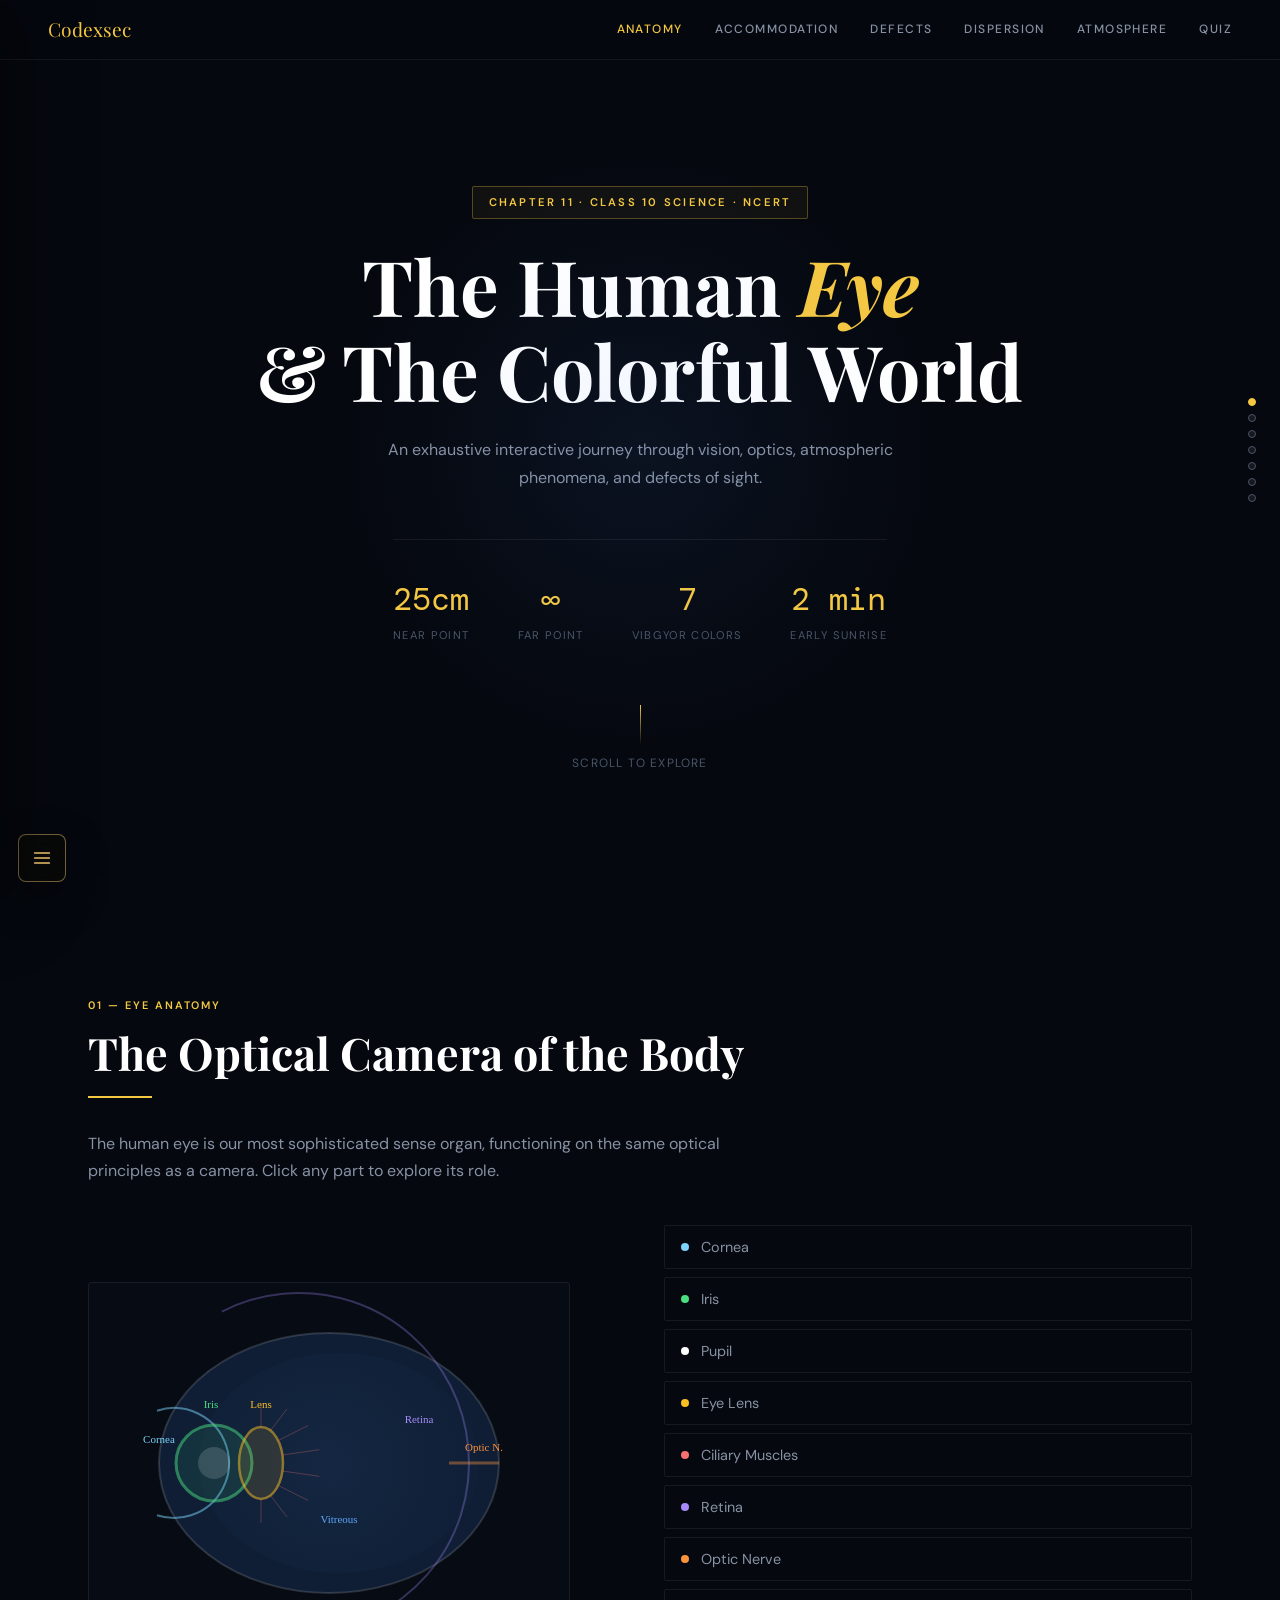
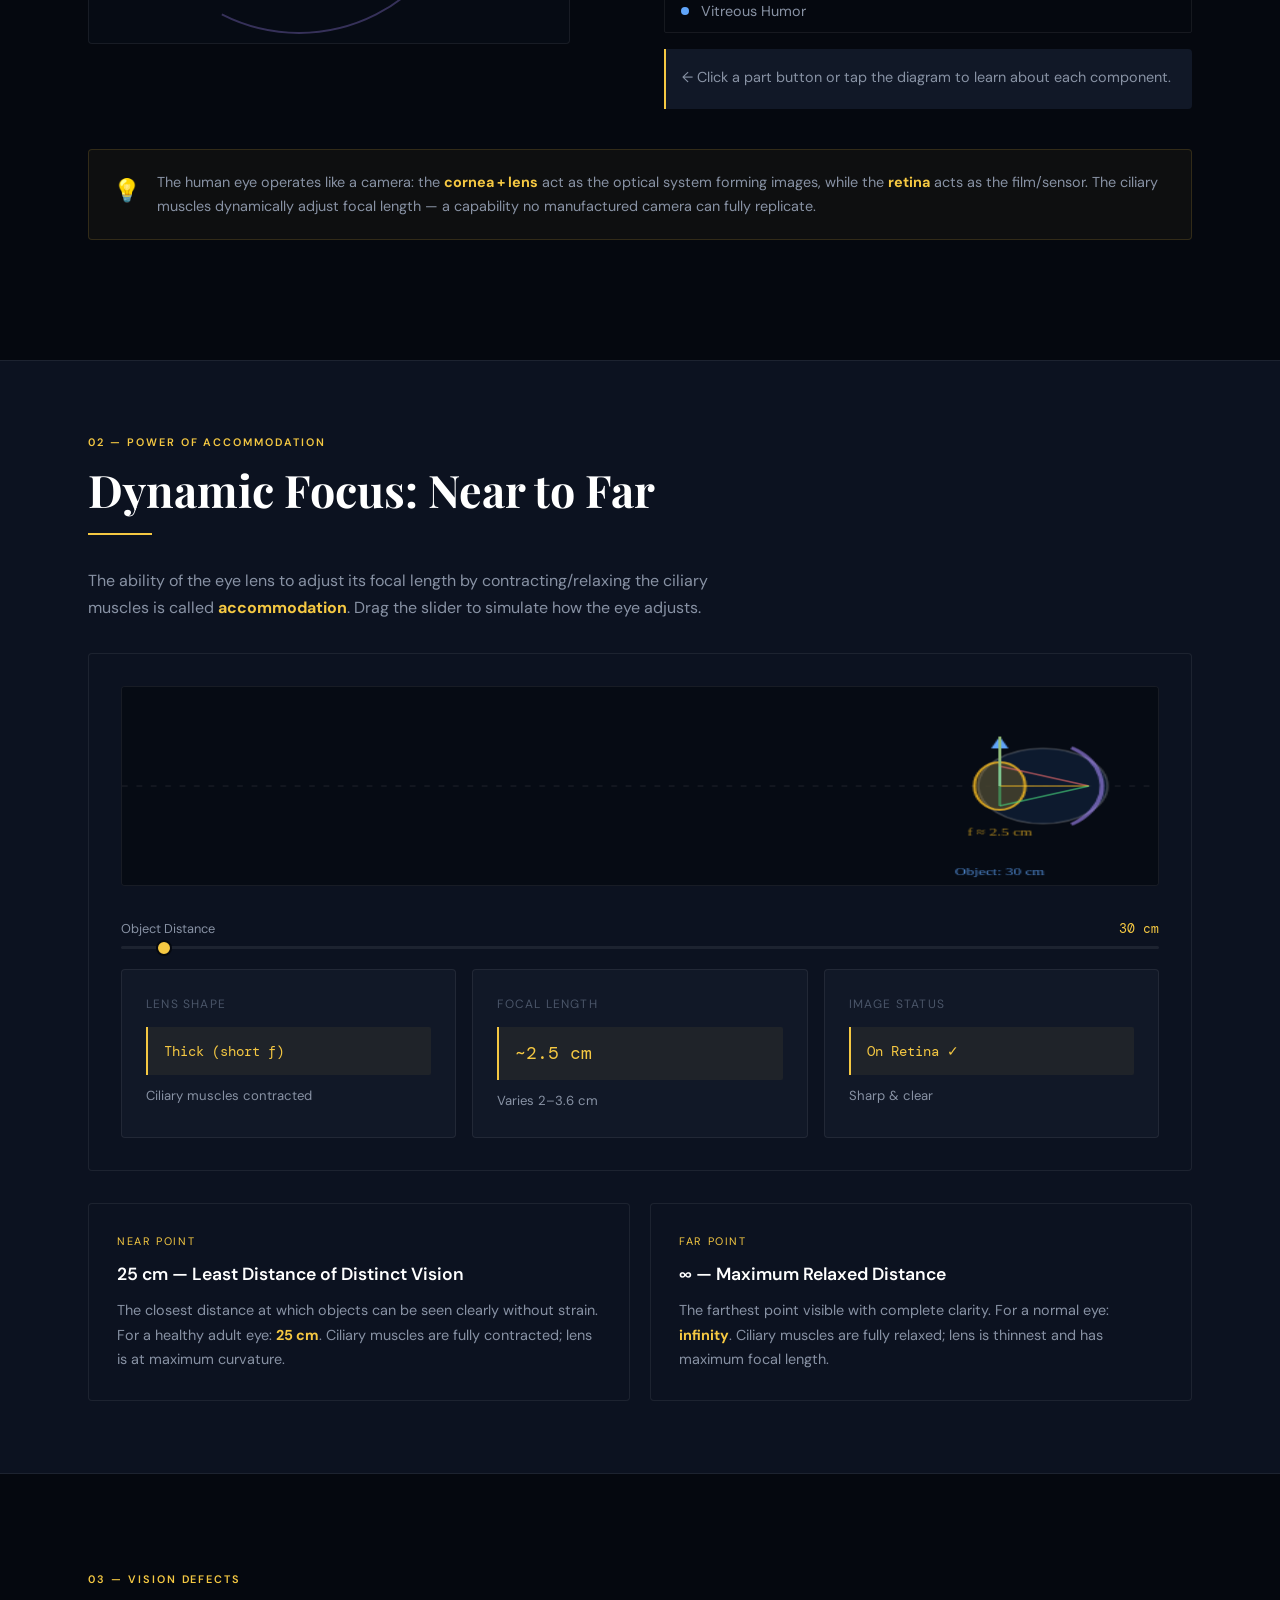
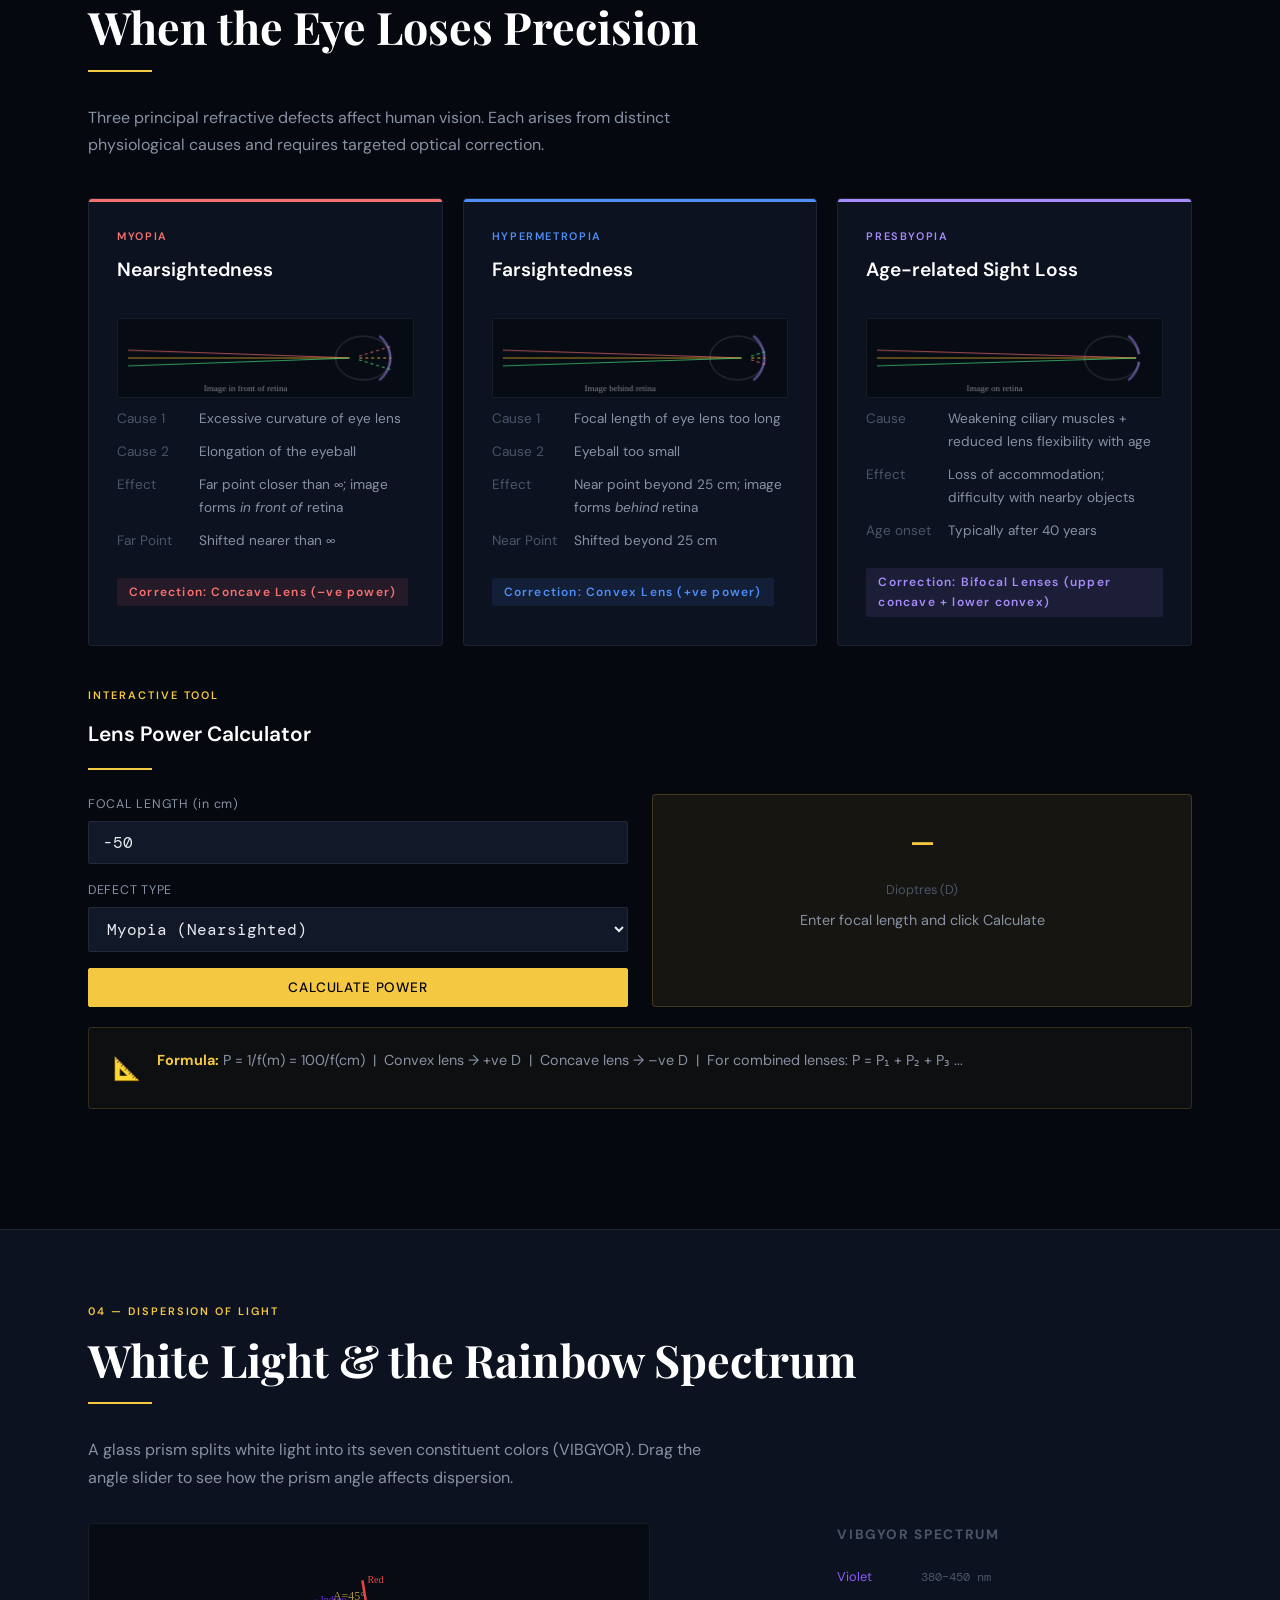
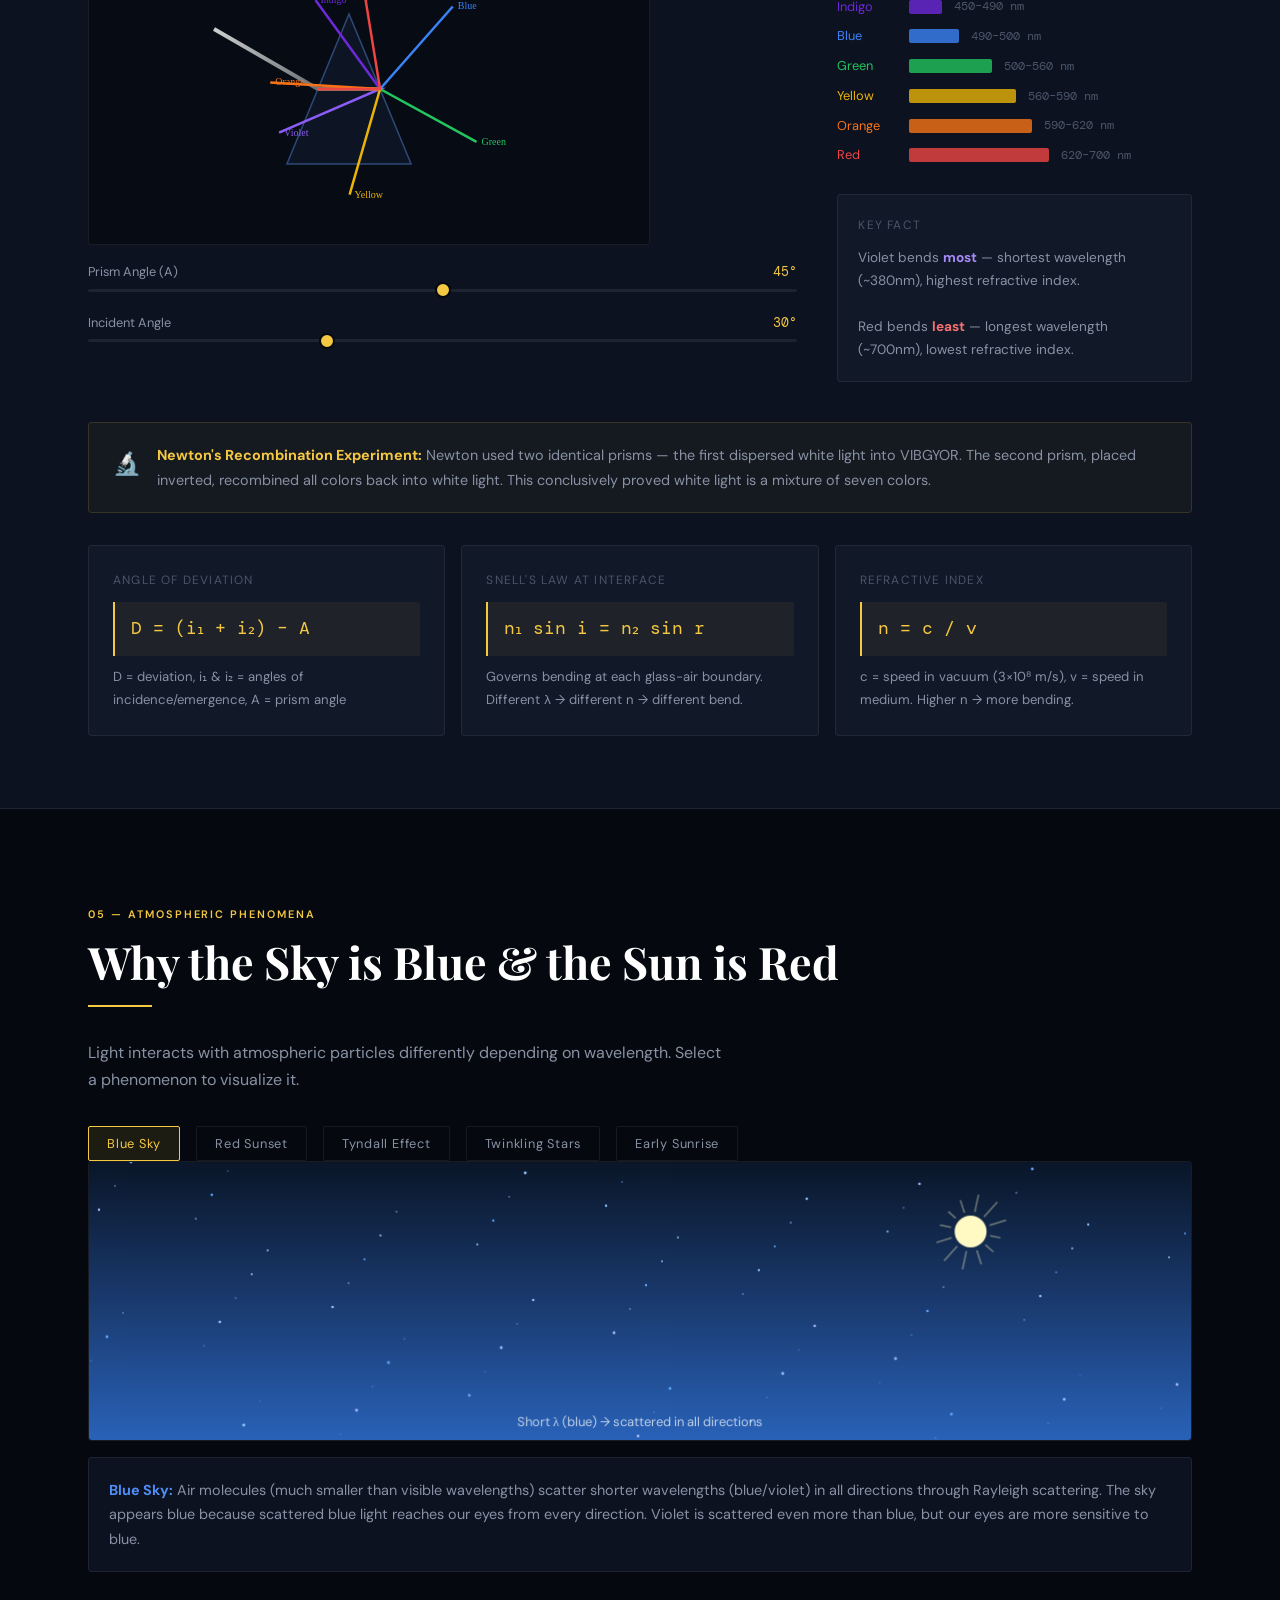
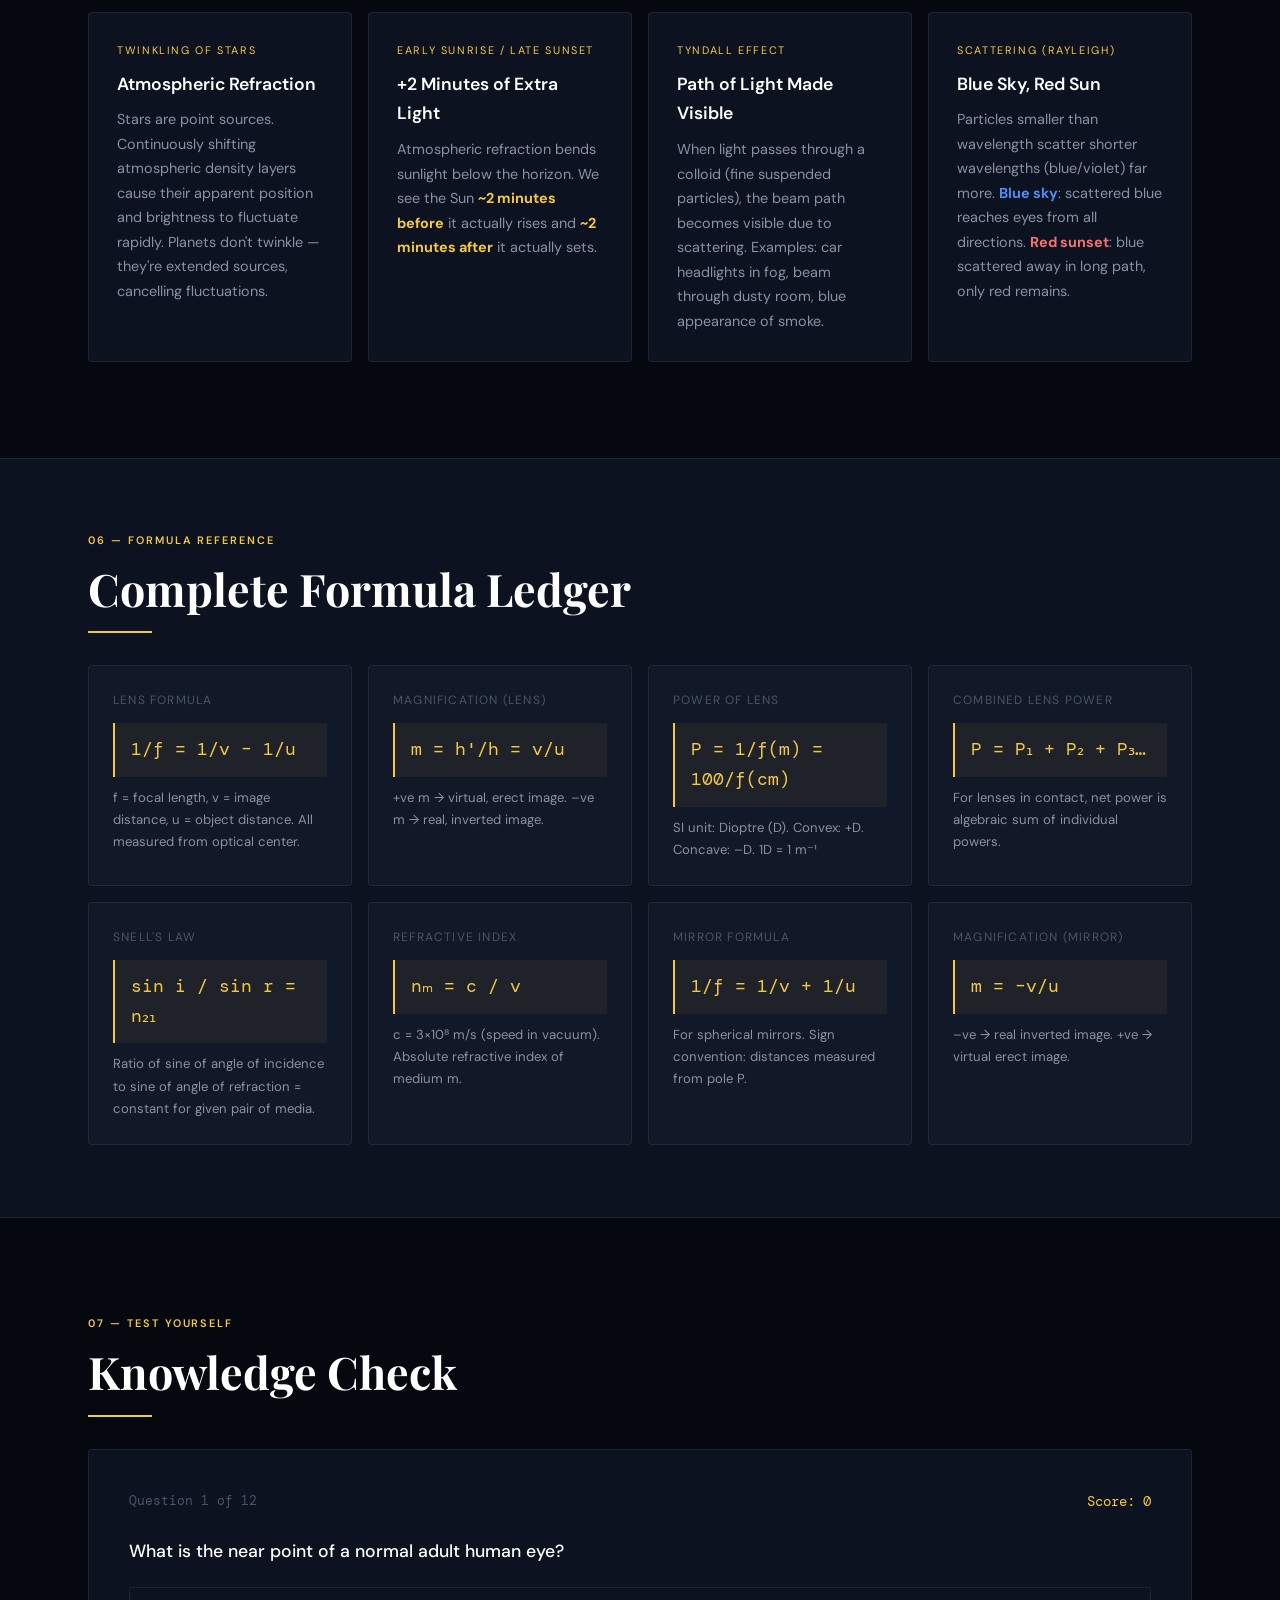
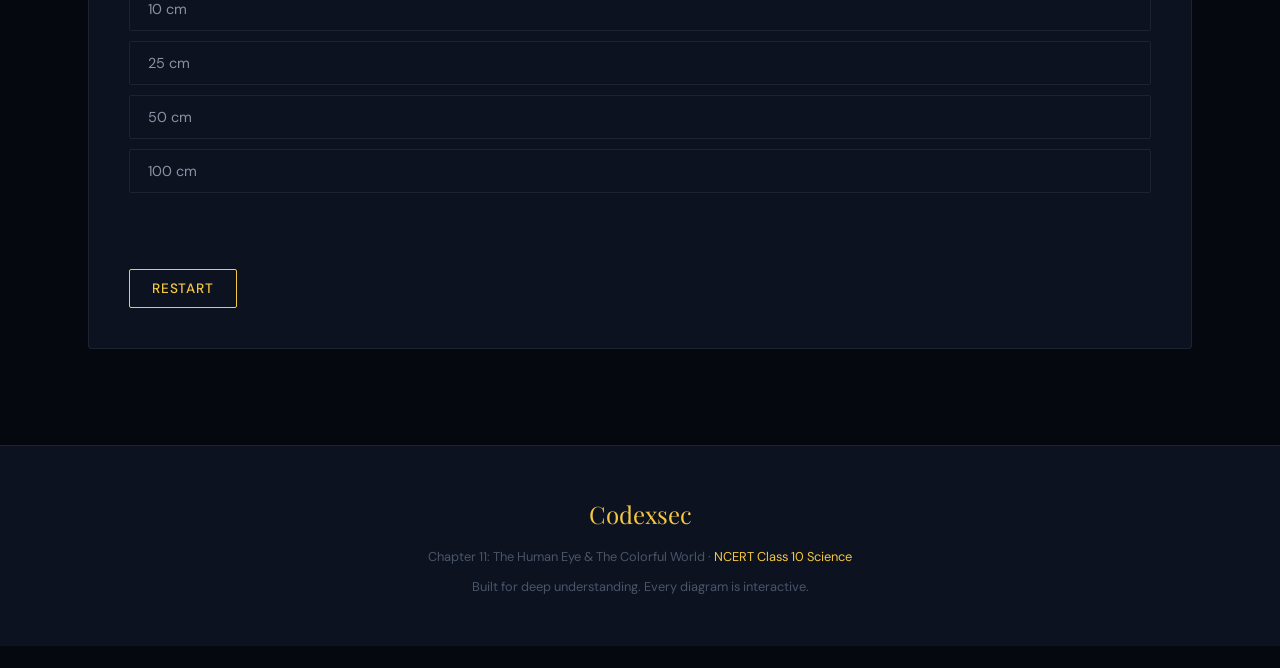
<file: human_eye_interactive.html>
<!DOCTYPE html>
<html lang="en">
<head>
<meta charset="UTF-8">
<meta name="viewport" content="width=device-width, initial-scale=1.0">
<title>The Human Eye & The Colorful World — Class 10 Physics</title>
<link href="https://fonts.googleapis.com/css2?family=Playfair+Display:ital,wght@0,400;0,700;1,400&family=DM+Sans:wght@300;400;500;600&family=DM+Mono:wght@400;500&display=swap" rel="stylesheet">
<style>
:root {
  --bg: #05080f;
  --surface: #0c1220;
  --surface2: #111827;
  --border: rgba(255,255,255,0.07);
  --gold: #f5c842;
  --gold-dim: #c9a02a;
  --blue: #4f8ef7;
  --teal: #2dd4bf;
  --red: #f87171;
  --purple: #a78bfa;
  --green: #4ade80;
  --text: #e8eaf0;
  --text-dim: #8892a4;
  --text-muted: #4a5568;
}

* { box-sizing: border-box; margin: 0; padding: 0; }

html { scroll-behavior: smooth; }

body {
  font-family: 'DM Sans', sans-serif;
  background: var(--bg);
  color: var(--text);
  overflow-x: hidden;
  line-height: 1.7;
}

/* ── NAV ── */
nav {
  position: fixed; top: 0; width: 100%; z-index: 100;
  background: rgba(5,8,15,0.85);
  backdrop-filter: blur(20px);
  border-bottom: 1px solid var(--border);
  padding: 0 48px;
  display: flex; align-items: center; justify-content: space-between;
  height: 60px;
}
.nav-logo { font-family: 'Playfair Display', serif; font-size: 1.2rem; color: var(--gold); }
.nav-links { display: flex; gap: 32px; }
.nav-links a {
  font-size: 0.75rem; letter-spacing: 0.12em; font-weight: 500;
  color: var(--text-dim); text-decoration: none; text-transform: uppercase;
  transition: color 0.2s;
}
.nav-links a:hover, .nav-links a.active { color: var(--gold); }

/* ── HERO ── */
.hero {
  min-height: 100vh;
  display: flex; flex-direction: column; align-items: center; justify-content: center;
  text-align: center; padding: 60px 24px 0;
  position: relative; overflow: hidden;
}
.hero-eye-bg {
  position: absolute; top: 50%; left: 50%;
  transform: translate(-50%, -50%);
  width: 600px; height: 600px;
  border-radius: 50%;
  background: radial-gradient(circle at center, rgba(79,142,247,0.08) 0%, rgba(79,142,247,0.02) 50%, transparent 70%);
  animation: pulse 4s ease-in-out infinite;
}
@keyframes pulse {
  0%,100% { transform: translate(-50%,-50%) scale(1); opacity: 0.6; }
  50% { transform: translate(-50%,-50%) scale(1.1); opacity: 1; }
}
.chapter-tag {
  display: inline-block;
  font-size: 0.7rem; letter-spacing: 0.2em; font-weight: 600;
  color: var(--gold); text-transform: uppercase;
  border: 1px solid rgba(245,200,66,0.3);
  padding: 6px 16px; border-radius: 2px; margin-bottom: 24px;
  background: rgba(245,200,66,0.05);
}
.hero h1 {
  font-family: 'Playfair Display', serif;
  font-size: clamp(2.5rem, 6vw, 5.5rem);
  line-height: 1.1; font-weight: 700;
  color: #fff; margin-bottom: 8px;
}
.hero h1 span { color: var(--gold); font-style: italic; }
.hero-sub {
  font-size: 1rem; color: var(--text-dim); margin-top: 16px;
  max-width: 560px;
}
.hero-stats {
  display: flex; gap: 48px; margin-top: 48px;
  border-top: 1px solid var(--border); padding-top: 32px;
}
.hero-stat { text-align: center; }
.hero-stat-n { font-family: 'DM Mono', monospace; font-size: 2rem; color: var(--gold); }
.hero-stat-l { font-size: 0.7rem; letter-spacing: 0.12em; text-transform: uppercase; color: var(--text-muted); }
.scroll-hint {
  margin-top: 60px;
  display: flex; flex-direction: column; align-items: center; gap: 8px;
  color: var(--text-muted); font-size: 0.75rem; letter-spacing: 0.1em;
  animation: bounce 2s ease-in-out infinite;
}
@keyframes bounce { 0%,100%{transform:translateY(0)} 50%{transform:translateY(6px)} }
.scroll-hint-line {
  width: 1px; height: 40px;
  background: linear-gradient(to bottom, var(--gold), transparent);
}

/* ── SECTIONS ── */
section {
  padding: 96px 48px;
  max-width: 1200px; margin: 0 auto;
}
.section-tag {
  font-size: 0.68rem; letter-spacing: 0.18em; font-weight: 600;
  color: var(--gold); text-transform: uppercase; margin-bottom: 12px;
}
.section-title {
  font-family: 'Playfair Display', serif;
  font-size: clamp(1.8rem, 3.5vw, 3rem);
  font-weight: 700; color: #fff; margin-bottom: 16px;
  line-height: 1.2;
}
.section-body { color: var(--text-dim); max-width: 640px; }

/* ── CARDS ── */
.card {
  background: var(--surface);
  border: 1px solid var(--border);
  border-radius: 4px;
  padding: 28px;
  transition: border-color 0.3s, transform 0.2s;
}
.card:hover { border-color: rgba(245,200,66,0.2); transform: translateY(-2px); }
.card-label { font-size: 0.68rem; letter-spacing: 0.15em; text-transform: uppercase; color: var(--gold); margin-bottom: 10px; }
.card-title { font-size: 1.1rem; font-weight: 600; color: #fff; margin-bottom: 8px; }
.card-body { font-size: 0.9rem; color: var(--text-dim); }

/* ── EYE ANATOMY DIAGRAM ── */
.anatomy-section { display: grid; grid-template-columns: 1fr 1fr; gap: 48px; align-items: center; }
@media(max-width:768px){ .anatomy-section{grid-template-columns:1fr;} }

#eyeCanvas { border: 1px solid var(--border); border-radius: 4px; cursor: pointer; background: #060b14; }
.part-list { display: flex; flex-direction: column; gap: 8px; }
.part-btn {
  padding: 12px 16px; border: 1px solid var(--border);
  background: transparent; color: var(--text-dim);
  cursor: pointer; border-radius: 2px; text-align: left;
  font-family: 'DM Sans', sans-serif; font-size: 0.9rem;
  transition: all 0.2s; display: flex; align-items: center; gap: 12px;
}
.part-btn:hover { background: rgba(255,255,255,0.03); color: var(--text); }
.part-btn.active { border-color: var(--gold); color: var(--gold); background: rgba(245,200,66,0.06); }
.part-dot { width: 8px; height: 8px; border-radius: 50%; flex-shrink: 0; }
.part-info {
  margin-top: 16px; padding: 16px;
  background: var(--surface2); border-left: 2px solid var(--gold);
  border-radius: 0 4px 4px 0; font-size: 0.9rem; color: var(--text-dim);
  min-height: 60px;
}

/* ── ACCOMMODATION SIMULATOR ── */
.accom-sim {
  background: var(--surface); border: 1px solid var(--border); border-radius: 4px;
  padding: 32px;
}
.sim-display {
  position: relative; width: 100%; height: 220px;
  background: #060b14; border: 1px solid var(--border);
  border-radius: 4px; margin-bottom: 24px; overflow: hidden;
}
.slider-group { display: flex; flex-direction: column; gap: 6px; margin-bottom: 20px; }
.slider-label {
  display: flex; justify-content: space-between;
  font-size: 0.8rem; color: var(--text-dim);
}
.slider-label span { color: var(--gold); font-family: 'DM Mono', monospace; }
input[type=range] {
  width: 100%; -webkit-appearance: none;
  height: 3px; background: var(--border);
  border-radius: 2px; outline: none; cursor: pointer;
}
input[type=range]::-webkit-slider-thumb {
  -webkit-appearance: none; width: 16px; height: 16px;
  border-radius: 50%; background: var(--gold); cursor: pointer;
  border: 2px solid var(--bg);
}

/* ── DEFECTS TABLE ── */
.defects-grid { display: grid; grid-template-columns: repeat(auto-fit, minmax(280px,1fr)); gap: 20px; }
.defect-card {
  background: var(--surface); border: 1px solid var(--border); border-radius: 4px;
  padding: 28px; position: relative; overflow: hidden;
}
.defect-card::before {
  content: ''; position: absolute; top: 0; left: 0; right: 0; height: 3px;
}
.defect-card.myopia::before { background: var(--red); }
.defect-card.hyper::before { background: var(--blue); }
.defect-card.presby::before { background: var(--purple); }
.defect-type {
  font-size: 0.68rem; letter-spacing: 0.15em; text-transform: uppercase;
  margin-bottom: 8px; font-weight: 600;
}
.defect-card.myopia .defect-type { color: var(--red); }
.defect-card.hyper .defect-type { color: var(--blue); }
.defect-card.presby .defect-type { color: var(--purple); }
.defect-name { font-size: 1.2rem; font-weight: 600; color: #fff; margin-bottom: 16px; }
.defect-row { display: flex; gap: 12px; margin-bottom: 10px; font-size: 0.85rem; }
.defect-row-label { color: var(--text-muted); min-width: 70px; }
.defect-row-val { color: var(--text-dim); }
.defect-lens {
  margin-top: 16px; display: inline-block;
  padding: 4px 12px; border-radius: 2px;
  font-size: 0.75rem; font-weight: 600; letter-spacing: 0.1em;
}
.defect-card.myopia .defect-lens { background: rgba(248,113,113,0.1); color: var(--red); }
.defect-card.hyper .defect-lens { background: rgba(79,142,247,0.1); color: var(--blue); }
.defect-card.presby .defect-lens { background: rgba(167,139,250,0.1); color: var(--purple); }
.defect-sim-canvas { width: 100%; height: 80px; margin-top: 16px; border: 1px solid var(--border); border-radius: 2px; background: #060b14; }

/* ── PRISM SIMULATOR ── */
.prism-section { display: grid; grid-template-columns: 2fr 1fr; gap: 40px; align-items: start; }
@media(max-width:768px){.prism-section{grid-template-columns:1fr;}}
#prismCanvas { background: #060b14; border: 1px solid var(--border); border-radius: 4px; display: block; }
.spectrum-bars { display: flex; flex-direction: column; gap: 8px; margin-top: 20px; }
.spectrum-bar-row { display: flex; align-items: center; gap: 12px; font-size: 0.8rem; }
.spectrum-bar-label { min-width: 60px; color: var(--text-dim); }
.spectrum-bar-fill { height: 14px; border-radius: 2px; transition: width 0.4s; }
.spectrum-bar-nm { font-family: 'DM Mono',monospace; font-size: 0.75rem; color: var(--text-muted); }

/* ── FORMULA CARDS ── */
.formula-grid { display: grid; grid-template-columns: repeat(auto-fit, minmax(260px,1fr)); gap: 16px; }
.formula-card {
  background: var(--surface2); border: 1px solid var(--border);
  border-radius: 4px; padding: 24px;
}
.formula-card-title { font-size: 0.75rem; letter-spacing: 0.1em; text-transform: uppercase; color: var(--text-muted); margin-bottom: 12px; }
.formula {
  font-family: 'DM Mono', monospace; font-size: 1.1rem; color: var(--gold);
  padding: 12px 16px; background: rgba(245,200,66,0.06);
  border-left: 2px solid var(--gold); margin-bottom: 10px; border-radius: 0 2px 2px 0;
}
.formula-note { font-size: 0.82rem; color: var(--text-dim); }

/* ── SCATTERING VIZ ── */
#skyCanvas { width: 100%; height: 280px; border: 1px solid var(--border); border-radius: 4px; background: #060b14; display: block; }
.sky-controls { display: flex; gap: 16px; flex-wrap: wrap; margin-top: 16px; }
.sky-btn {
  padding: 8px 18px; border: 1px solid var(--border); background: transparent;
  color: var(--text-dim); font-family: 'DM Sans', sans-serif; font-size: 0.8rem;
  cursor: pointer; border-radius: 2px; transition: all 0.2s;
  letter-spacing: 0.06em;
}
.sky-btn:hover { border-color: var(--gold); color: var(--gold); }
.sky-btn.active { border-color: var(--gold); background: rgba(245,200,66,0.1); color: var(--gold); }

/* ── QUIZ ── */
.quiz-section { background: var(--surface); border: 1px solid var(--border); border-radius: 4px; padding: 40px; }
.quiz-q { font-size: 1.1rem; font-weight: 500; color: #fff; margin-bottom: 20px; }
.quiz-options { display: flex; flex-direction: column; gap: 10px; margin-bottom: 20px; }
.quiz-opt {
  padding: 12px 18px; border: 1px solid var(--border);
  background: transparent; color: var(--text-dim);
  cursor: pointer; text-align: left; font-family: 'DM Sans',sans-serif; font-size: 0.9rem;
  border-radius: 2px; transition: all 0.2s;
}
.quiz-opt:hover { border-color: rgba(255,255,255,0.2); color: var(--text); }
.quiz-opt.correct { border-color: var(--green); color: var(--green); background: rgba(74,222,128,0.07); }
.quiz-opt.wrong { border-color: var(--red); color: var(--red); background: rgba(248,113,113,0.07); }
.quiz-feedback { font-size: 0.9rem; min-height: 40px; color: var(--text-dim); padding: 10px; border-radius: 2px; }
.quiz-nav { display: flex; gap: 12px; align-items: center; margin-top: 16px; }
.btn {
  padding: 10px 22px; border: 1px solid var(--gold);
  background: transparent; color: var(--gold);
  font-family: 'DM Sans',sans-serif; font-size: 0.85rem; font-weight: 500;
  cursor: pointer; border-radius: 2px; transition: all 0.2s; letter-spacing: 0.06em;
}
.btn:hover { background: rgba(245,200,66,0.12); }
.btn-solid { background: var(--gold); color: #000; border-color: var(--gold); }
.btn-solid:hover { background: var(--gold-dim); border-color: var(--gold-dim); color: #000; }
.quiz-progress {
  font-family: 'DM Mono', monospace; font-size: 0.8rem; color: var(--text-muted);
}

/* ── DIVIDER ── */
.divider { width: 64px; height: 2px; background: var(--gold); margin: 16px 0 32px; }

/* ── FACT STRIP ── */
.fact-strip {
  background: rgba(245,200,66,0.04); border: 1px solid rgba(245,200,66,0.15);
  border-radius: 4px; padding: 20px 24px; margin: 24px 0;
  display: flex; gap: 16px; align-items: flex-start;
}
.fact-icon { font-size: 1.4rem; margin-top: 2px; }
.fact-text { font-size: 0.9rem; color: var(--text-dim); }
.fact-text strong { color: var(--gold); }

/* ── SCROLL ANIMATION ── */
.reveal { opacity: 0; transform: translateY(24px); transition: opacity 0.6s ease, transform 0.6s ease; }
.reveal.visible { opacity: 1; transform: translateY(0); }

/* ── FULL-WIDTH BANDS ── */
.band { background: var(--surface); border-top: 1px solid var(--border); border-bottom: 1px solid var(--border); }
.band > section { padding: 72px 48px; }

/* ── FOOTER ── */
footer {
  background: var(--surface); border-top: 1px solid var(--border);
  padding: 48px; text-align: center;
  font-size: 0.8rem; color: var(--text-muted);
}
footer span { color: var(--gold); }

/* ── TOOLTIP ── */
.tooltip-box {
  position: absolute; background: rgba(10,15,25,0.95); border: 1px solid var(--gold);
  border-radius: 4px; padding: 8px 14px; font-size: 0.8rem; color: var(--text);
  pointer-events: none; z-index: 50; max-width: 220px; line-height: 1.5;
  display: none;
}

/* ── LENS POWER CALC ── */
.calc-grid { display: grid; grid-template-columns: 1fr 1fr; gap: 24px; }
@media(max-width:600px){.calc-grid{grid-template-columns:1fr;}}
.calc-input-group { display: flex; flex-direction: column; gap: 6px; }
.calc-input-group label { font-size: 0.78rem; color: var(--text-dim); letter-spacing: 0.06em; }
.calc-input {
  background: var(--surface2); border: 1px solid var(--border);
  color: var(--text); padding: 10px 14px; border-radius: 2px;
  font-family: 'DM Mono', monospace; font-size: 1rem;
  outline: none; transition: border-color 0.2s;
}
.calc-input:focus { border-color: var(--gold); }
.calc-result {
  background: rgba(245,200,66,0.07); border: 1px solid rgba(245,200,66,0.2);
  border-radius: 4px; padding: 20px 24px; text-align: center;
}
.calc-result-val { font-family: 'DM Mono', monospace; font-size: 2.2rem; color: var(--gold); }
.calc-result-unit { font-size: 0.8rem; color: var(--text-muted); margin-top: 4px; }
.calc-result-type { font-size: 0.9rem; color: var(--text-dim); margin-top: 8px; }

/* toc sidebar */
.toc {
  position: fixed; right: 24px; top: 50%; transform: translateY(-50%);
  display: flex; flex-direction: column; gap: 8px; z-index: 80;
}
.toc-dot {
  width: 8px; height: 8px; border-radius: 50%;
  background: var(--border); border: 1px solid var(--text-muted);
  cursor: pointer; transition: all 0.2s;
}
.toc-dot:hover, .toc-dot.active { background: var(--gold); border-color: var(--gold); }

@media(max-width:900px){ .toc{ display:none; } nav{ padding: 0 20px; } section{ padding: 64px 20px; } }
</style>
<link rel="stylesheet" href="site-nav.css">
</head>
<body>

<!-- NAV -->
<nav>
  <div class="nav-logo">Codexsec</div>
  <div class="nav-links">
    <a href="#anatomy" class="active">Anatomy</a>
    <a href="#accommodation">Accommodation</a>
    <a href="#defects">Defects</a>
    <a href="#prism">Dispersion</a>
    <a href="#atmosphere">Atmosphere</a>
    <a href="#quiz">Quiz</a>
  </div>
</nav>

<!-- TOC DOTS -->
<div class="toc">
  <div class="toc-dot active" onclick="scrollTo('#hero')" title="Hero"></div>
  <div class="toc-dot" onclick="location.href='#anatomy'" title="Anatomy"></div>
  <div class="toc-dot" onclick="location.href='#accommodation'" title="Accommodation"></div>
  <div class="toc-dot" onclick="location.href='#defects'" title="Defects"></div>
  <div class="toc-dot" onclick="location.href='#prism'" title="Prism"></div>
  <div class="toc-dot" onclick="location.href='#atmosphere'" title="Atmosphere"></div>
  <div class="toc-dot" onclick="location.href='#quiz'" title="Quiz"></div>
</div>

<!-- HERO -->
<div class="hero" id="hero">
  <div class="hero-eye-bg"></div>
  <div class="chapter-tag">Chapter 11 · Class 10 Science · NCERT</div>
  <h1>The Human <span>Eye</span><br>& The Colorful World</h1>
  <p class="hero-sub">An exhaustive interactive journey through vision, optics, atmospheric phenomena, and defects of sight.</p>
  <div class="hero-stats">
    <div class="hero-stat"><div class="hero-stat-n">25cm</div><div class="hero-stat-l">Near Point</div></div>
    <div class="hero-stat"><div class="hero-stat-n">∞</div><div class="hero-stat-l">Far Point</div></div>
    <div class="hero-stat"><div class="hero-stat-n">7</div><div class="hero-stat-l">VIBGYOR Colors</div></div>
    <div class="hero-stat"><div class="hero-stat-n">2 min</div><div class="hero-stat-l">Early Sunrise</div></div>
  </div>
  <div class="scroll-hint"><div class="scroll-hint-line"></div>SCROLL TO EXPLORE</div>
</div>

<!-- ─────────────────────────────── ANATOMY ─────────────────────────── -->
<section id="anatomy" class="reveal">
  <div class="section-tag">01 — Eye Anatomy</div>
  <div class="section-title">The Optical Camera of the Body</div>
  <div class="divider"></div>
  <p class="section-body" style="margin-bottom:40px;">The human eye is our most sophisticated sense organ, functioning on the same optical principles as a camera. Click any part to explore its role.</p>
  
  <div class="anatomy-section">
    <div>
      <canvas id="eyeCanvas" width="480" height="360"></canvas>
    </div>
    <div>
      <div class="part-list" id="partList"></div>
      <div class="part-info" id="partInfo">← Click a part button or tap the diagram to learn about each component.</div>
    </div>
  </div>

  <div class="fact-strip" style="margin-top:40px;">
    <div class="fact-icon">💡</div>
    <div class="fact-text">The human eye operates like a camera: the <strong>cornea + lens</strong> act as the optical system forming images, while the <strong>retina</strong> acts as the film/sensor. The ciliary muscles dynamically adjust focal length — a capability no manufactured camera can fully replicate.</div>
  </div>
</section>

<!-- ─────────────────────────────── ACCOMMODATION ─────────────────────── -->
<div class="band">
<section id="accommodation" class="reveal">
  <div class="section-tag">02 — Power of Accommodation</div>
  <div class="section-title">Dynamic Focus: Near to Far</div>
  <div class="divider"></div>
  <p class="section-body" style="margin-bottom:32px;">The ability of the eye lens to adjust its focal length by contracting/relaxing the ciliary muscles is called <strong style="color:var(--gold)">accommodation</strong>. Drag the slider to simulate how the eye adjusts.</p>

  <div class="accom-sim">
    <canvas id="accomCanvas" width="720" height="200" class="sim-display" style="width:100%;height:200px;"></canvas>
    <div class="slider-group">
      <div class="slider-label">Object Distance <span id="objDistLabel">30 cm</span></div>
      <input type="range" id="objDistSlider" min="10" max="600" value="30" step="5">
    </div>
    <div style="display:grid;grid-template-columns:1fr 1fr 1fr;gap:16px;margin-top:8px;">
      <div class="formula-card">
        <div class="formula-card-title">Lens Shape</div>
        <div class="formula" id="lensShapeVal" style="font-size:0.9rem;">Thick (short f)</div>
        <div class="formula-note" id="lensStateNote">Ciliary muscles contracted</div>
      </div>
      <div class="formula-card">
        <div class="formula-card-title">Focal Length</div>
        <div class="formula" id="focalLenVal">~2.5 cm</div>
        <div class="formula-note">Varies 2–3.6 cm</div>
      </div>
      <div class="formula-card">
        <div class="formula-card-title">Image Status</div>
        <div class="formula" id="imageStatusVal" style="font-size:0.9rem;">On Retina ✓</div>
        <div class="formula-note" id="imageStatusNote">Sharp & clear</div>
      </div>
    </div>
  </div>

  <div style="display:grid;grid-template-columns:1fr 1fr;gap:20px;margin-top:32px;">
    <div class="card">
      <div class="card-label">Near Point</div>
      <div class="card-title">25 cm — Least Distance of Distinct Vision</div>
      <div class="card-body">The closest distance at which objects can be seen clearly without strain. For a healthy adult eye: <strong style="color:var(--gold)">25 cm</strong>. Ciliary muscles are fully contracted; lens is at maximum curvature.</div>
    </div>
    <div class="card">
      <div class="card-label">Far Point</div>
      <div class="card-title">∞ — Maximum Relaxed Distance</div>
      <div class="card-body">The farthest point visible with complete clarity. For a normal eye: <strong style="color:var(--gold)">infinity</strong>. Ciliary muscles are fully relaxed; lens is thinnest and has maximum focal length.</div>
    </div>
  </div>
</section>
</div>

<!-- ─────────────────────────────── DEFECTS ─────────────────────────── -->
<section id="defects" class="reveal">
  <div class="section-tag">03 — Vision Defects</div>
  <div class="section-title">When the Eye Loses Precision</div>
  <div class="divider"></div>
  <p class="section-body" style="margin-bottom:40px;">Three principal refractive defects affect human vision. Each arises from distinct physiological causes and requires targeted optical correction.</p>
  
  <div class="defects-grid">
    <!-- Myopia -->
    <div class="defect-card myopia">
      <div class="defect-type">Myopia</div>
      <div class="defect-name">Nearsightedness</div>
      <canvas class="defect-sim-canvas" id="myopiaCanvas"></canvas>
      <div class="defect-row"><span class="defect-row-label">Cause 1</span><span class="defect-row-val">Excessive curvature of eye lens</span></div>
      <div class="defect-row"><span class="defect-row-label">Cause 2</span><span class="defect-row-val">Elongation of the eyeball</span></div>
      <div class="defect-row"><span class="defect-row-label">Effect</span><span class="defect-row-val">Far point closer than ∞; image forms <em>in front of</em> retina</span></div>
      <div class="defect-row"><span class="defect-row-label">Far Point</span><span class="defect-row-val">Shifted nearer than ∞</span></div>
      <div class="defect-lens">Correction: Concave Lens (–ve power)</div>
    </div>
    <!-- Hypermetropia -->
    <div class="defect-card hyper">
      <div class="defect-type">Hypermetropia</div>
      <div class="defect-name">Farsightedness</div>
      <canvas class="defect-sim-canvas" id="hyperCanvas"></canvas>
      <div class="defect-row"><span class="defect-row-label">Cause 1</span><span class="defect-row-val">Focal length of eye lens too long</span></div>
      <div class="defect-row"><span class="defect-row-label">Cause 2</span><span class="defect-row-val">Eyeball too small</span></div>
      <div class="defect-row"><span class="defect-row-label">Effect</span><span class="defect-row-val">Near point beyond 25 cm; image forms <em>behind</em> retina</span></div>
      <div class="defect-row"><span class="defect-row-label">Near Point</span><span class="defect-row-val">Shifted beyond 25 cm</span></div>
      <div class="defect-lens">Correction: Convex Lens (+ve power)</div>
    </div>
    <!-- Presbyopia -->
    <div class="defect-card presby">
      <div class="defect-type">Presbyopia</div>
      <div class="defect-name">Age-related Sight Loss</div>
      <canvas class="defect-sim-canvas" id="presbyCanvas"></canvas>
      <div class="defect-row"><span class="defect-row-label">Cause</span><span class="defect-row-val">Weakening ciliary muscles + reduced lens flexibility with age</span></div>
      <div class="defect-row"><span class="defect-row-label">Effect</span><span class="defect-row-val">Loss of accommodation; difficulty with nearby objects</span></div>
      <div class="defect-row"><span class="defect-row-label">Age onset</span><span class="defect-row-val">Typically after 40 years</span></div>
      <div class="defect-lens">Correction: Bifocal Lenses (upper concave + lower convex)</div>
    </div>
  </div>

  <!-- Lens Power Calculator -->
  <div style="margin-top:40px;">
    <div class="section-tag">Interactive Tool</div>
    <h3 style="font-size:1.3rem;font-weight:600;color:#fff;margin-bottom:8px;">Lens Power Calculator</h3>
    <div class="divider" style="margin-bottom:24px;"></div>
    <div class="calc-grid">
      <div style="display:flex;flex-direction:column;gap:16px;">
        <div class="calc-input-group">
          <label>FOCAL LENGTH (in cm)</label>
          <input type="number" id="focalInput" class="calc-input" placeholder="e.g. -50 for myopia" value="-50">
        </div>
        <div class="calc-input-group">
          <label>DEFECT TYPE</label>
          <select class="calc-input" id="defectSelect" style="cursor:pointer;">
            <option value="myopia">Myopia (Nearsighted)</option>
            <option value="hyper">Hypermetropia (Farsighted)</option>
            <option value="normal">Normal Eye</option>
          </select>
        </div>
        <button class="btn btn-solid" onclick="calcLensPower()">CALCULATE POWER</button>
      </div>
      <div class="calc-result" id="calcResult">
        <div class="calc-result-val" id="calcPowerVal">—</div>
        <div class="calc-result-unit">Dioptres (D)</div>
        <div class="calc-result-type" id="calcTypeVal">Enter focal length and click Calculate</div>
      </div>
    </div>
    <div class="fact-strip" style="margin-top:20px;">
      <div class="fact-icon">📐</div>
      <div class="fact-text"><strong>Formula:</strong> P = 1/f(m) = 100/f(cm) &nbsp;|&nbsp; Convex lens → +ve D &nbsp;|&nbsp; Concave lens → –ve D &nbsp;|&nbsp; For combined lenses: P = P₁ + P₂ + P₃ ...</div>
    </div>
  </div>
</section>

<!-- ─────────────────────────────── PRISM / DISPERSION ───────────────── -->
<div class="band">
<section id="prism" class="reveal">
  <div class="section-tag">04 — Dispersion of Light</div>
  <div class="section-title">White Light & the Rainbow Spectrum</div>
  <div class="divider"></div>
  <p class="section-body" style="margin-bottom:32px;">A glass prism splits white light into its seven constituent colors (VIBGYOR). Drag the angle slider to see how the prism angle affects dispersion.</p>

  <div class="prism-section">
    <div>
      <canvas id="prismCanvas" width="560" height="320"></canvas>
      <div style="margin-top:16px;">
        <div class="slider-group">
          <div class="slider-label">Prism Angle (A) <span id="prismAngleLabel">45°</span></div>
          <input type="range" id="prismAngle" min="20" max="70" value="45" step="1">
        </div>
        <div class="slider-group">
          <div class="slider-label">Incident Angle <span id="incAngleLabel">30°</span></div>
          <input type="range" id="incAngle" min="10" max="70" value="30" step="1">
        </div>
      </div>
    </div>
    <div>
      <h4 style="font-size:0.85rem;letter-spacing:0.12em;text-transform:uppercase;color:var(--text-muted);margin-bottom:16px;">VIBGYOR SPECTRUM</h4>
      <div class="spectrum-bars" id="spectrumBars"></div>
      <div style="margin-top:28px;padding:20px;background:var(--surface2);border-radius:4px;border:1px solid var(--border);">
        <div style="font-size:0.75rem;color:var(--text-muted);letter-spacing:0.1em;text-transform:uppercase;margin-bottom:10px;">Key Fact</div>
        <p style="font-size:0.85rem;color:var(--text-dim);">Violet bends <strong style="color:var(--purple)">most</strong> — shortest wavelength (~380nm), highest refractive index.<br><br>Red bends <strong style="color:var(--red)">least</strong> — longest wavelength (~700nm), lowest refractive index.</p>
      </div>
    </div>
  </div>

  <!-- Newton's Experiment -->
  <div class="fact-strip" style="margin-top:40px;">
    <div class="fact-icon">🔬</div>
    <div class="fact-text"><strong>Newton's Recombination Experiment:</strong> Newton used two identical prisms — the first dispersed white light into VIBGYOR. The second prism, placed inverted, recombined all colors back into white light. This conclusively proved white light is a mixture of seven colors.</div>
  </div>

  <!-- Formula cards for prism -->
  <div class="formula-grid" style="margin-top:32px;">
    <div class="formula-card">
      <div class="formula-card-title">Angle of Deviation</div>
      <div class="formula">D = (i₁ + i₂) – A</div>
      <div class="formula-note">D = deviation, i₁ & i₂ = angles of incidence/emergence, A = prism angle</div>
    </div>
    <div class="formula-card">
      <div class="formula-card-title">Snell's Law at Interface</div>
      <div class="formula">n₁ sin i = n₂ sin r</div>
      <div class="formula-note">Governs bending at each glass-air boundary. Different λ → different n → different bend.</div>
    </div>
    <div class="formula-card">
      <div class="formula-card-title">Refractive Index</div>
      <div class="formula">n = c / v</div>
      <div class="formula-note">c = speed in vacuum (3×10⁸ m/s), v = speed in medium. Higher n → more bending.</div>
    </div>
  </div>
</section>
</div>

<!-- ─────────────────────────────── ATMOSPHERE ──────────────────────── -->
<section id="atmosphere" class="reveal">
  <div class="section-tag">05 — Atmospheric Phenomena</div>
  <div class="section-title">Why the Sky is Blue & the Sun is Red</div>
  <div class="divider"></div>
  <p class="section-body" style="margin-bottom:32px;">Light interacts with atmospheric particles differently depending on wavelength. Select a phenomenon to visualize it.</p>

  <div class="sky-controls" id="skyControls">
    <button class="sky-btn active" data-scene="blue_sky" onclick="setSkyScene(this)">Blue Sky</button>
    <button class="sky-btn" data-scene="red_sunset" onclick="setSkyScene(this)">Red Sunset</button>
    <button class="sky-btn" data-scene="tyndall" onclick="setSkyScene(this)">Tyndall Effect</button>
    <button class="sky-btn" data-scene="stars" onclick="setSkyScene(this)">Twinkling Stars</button>
    <button class="sky-btn" data-scene="sunrise_early" onclick="setSkyScene(this)">Early Sunrise</button>
  </div>
  <canvas id="skyCanvas"></canvas>
  <div id="skyExplainer" style="margin-top:16px;padding:20px;background:var(--surface);border:1px solid var(--border);border-radius:4px;font-size:0.9rem;color:var(--text-dim);"></div>

  <!-- Atmospheric refraction cards -->
  <div style="display:grid;grid-template-columns:repeat(auto-fit,minmax(240px,1fr));gap:16px;margin-top:40px;">
    <div class="card">
      <div class="card-label">Twinkling of Stars</div>
      <div class="card-title">Atmospheric Refraction</div>
      <div class="card-body">Stars are point sources. Continuously shifting atmospheric density layers cause their apparent position and brightness to fluctuate rapidly. Planets don't twinkle — they're extended sources, cancelling fluctuations.</div>
    </div>
    <div class="card">
      <div class="card-label">Early Sunrise / Late Sunset</div>
      <div class="card-title">+2 Minutes of Extra Light</div>
      <div class="card-body">Atmospheric refraction bends sunlight below the horizon. We see the Sun <strong style="color:var(--gold)">~2 minutes before</strong> it actually rises and <strong style="color:var(--gold)">~2 minutes after</strong> it actually sets.</div>
    </div>
    <div class="card">
      <div class="card-label">Tyndall Effect</div>
      <div class="card-title">Path of Light Made Visible</div>
      <div class="card-body">When light passes through a colloid (fine suspended particles), the beam path becomes visible due to scattering. Examples: car headlights in fog, beam through dusty room, blue appearance of smoke.</div>
    </div>
    <div class="card">
      <div class="card-label">Scattering (Rayleigh)</div>
      <div class="card-title">Blue Sky, Red Sun</div>
      <div class="card-body">Particles smaller than wavelength scatter shorter wavelengths (blue/violet) far more. <strong style="color:var(--blue)">Blue sky</strong>: scattered blue reaches eyes from all directions. <strong style="color:var(--red)">Red sunset</strong>: blue scattered away in long path, only red remains.</div>
    </div>
  </div>
</section>

<!-- ─────────────────────────────── FORMULA LEDGER ──────────────────── -->
<div class="band">
<section class="reveal">
  <div class="section-tag">06 — Formula Reference</div>
  <div class="section-title">Complete Formula Ledger</div>
  <div class="divider"></div>
  <div class="formula-grid">
    <div class="formula-card">
      <div class="formula-card-title">Lens Formula</div>
      <div class="formula">1/f = 1/v – 1/u</div>
      <div class="formula-note">f = focal length, v = image distance, u = object distance. All measured from optical center.</div>
    </div>
    <div class="formula-card">
      <div class="formula-card-title">Magnification (Lens)</div>
      <div class="formula">m = h'/h = v/u</div>
      <div class="formula-note">+ve m → virtual, erect image. –ve m → real, inverted image.</div>
    </div>
    <div class="formula-card">
      <div class="formula-card-title">Power of Lens</div>
      <div class="formula">P = 1/f(m) = 100/f(cm)</div>
      <div class="formula-note">SI unit: Dioptre (D). Convex: +D. Concave: –D. 1D = 1 m⁻¹</div>
    </div>
    <div class="formula-card">
      <div class="formula-card-title">Combined Lens Power</div>
      <div class="formula">P = P₁ + P₂ + P₃…</div>
      <div class="formula-note">For lenses in contact, net power is algebraic sum of individual powers.</div>
    </div>
    <div class="formula-card">
      <div class="formula-card-title">Snell's Law</div>
      <div class="formula">sin i / sin r = n₂₁</div>
      <div class="formula-note">Ratio of sine of angle of incidence to sine of angle of refraction = constant for given pair of media.</div>
    </div>
    <div class="formula-card">
      <div class="formula-card-title">Refractive Index</div>
      <div class="formula">nₘ = c / v</div>
      <div class="formula-note">c = 3×10⁸ m/s (speed in vacuum). Absolute refractive index of medium m.</div>
    </div>
    <div class="formula-card">
      <div class="formula-card-title">Mirror Formula</div>
      <div class="formula">1/f = 1/v + 1/u</div>
      <div class="formula-note">For spherical mirrors. Sign convention: distances measured from pole P.</div>
    </div>
    <div class="formula-card">
      <div class="formula-card-title">Magnification (Mirror)</div>
      <div class="formula">m = –v/u</div>
      <div class="formula-note">–ve → real inverted image. +ve → virtual erect image.</div>
    </div>
  </div>
</section>
</div>

<!-- ─────────────────────────────── QUIZ ─────────────────────────────── -->
<section id="quiz" class="reveal">
  <div class="section-tag">07 — Test Yourself</div>
  <div class="section-title">Knowledge Check</div>
  <div class="divider"></div>
  <div class="quiz-section">
    <div style="display:flex;justify-content:space-between;align-items:center;margin-bottom:24px;">
      <div class="quiz-progress" id="quizProgress">Question 1 of 12</div>
      <div id="quizScore" style="font-family:'DM Mono',monospace;font-size:0.85rem;color:var(--gold);">Score: 0</div>
    </div>
    <div class="quiz-q" id="quizQ"></div>
    <div class="quiz-options" id="quizOpts"></div>
    <div class="quiz-feedback" id="quizFeedback"></div>
    <div class="quiz-nav">
      <button class="btn btn-solid" id="quizNextBtn" onclick="nextQuestion()" style="display:none;">NEXT QUESTION →</button>
      <button class="btn" onclick="resetQuiz()">RESTART</button>
    </div>
  </div>
</section>

<!-- FOOTER -->
<footer>
  <div style="font-family:'Playfair Display',serif;font-size:1.5rem;color:var(--gold);margin-bottom:12px;">Codexsec</div>
  <div>Chapter 11: The Human Eye & The Colorful World · <span>NCERT Class 10 Science</span></div>
  <div style="margin-top:8px;">Built for deep understanding. Every diagram is interactive.</div>
</footer>

<!-- ─────────────────────────────── SCRIPTS ──────────────────────────── -->
<script>
// ═══════════════════════════════════════════════
//  EYE ANATOMY DIAGRAM
// ═══════════════════════════════════════════════
const eyeParts = [
  { name:'Cornea', color:'#7dd3fc', dot:'#7dd3fc',
    info:'Thin transparent membrane forming the front bulge of the eyeball. Performs MOST of the light refraction (~70%) as light enters the eye. Acts as a protective covering.' },
  { name:'Iris', color:'#4ade80', dot:'#4ade80',
    info:'Dark muscular diaphragm that controls the size of the pupil. In bright light, iris contracts → pupil shrinks. In dim light, iris expands → pupil widens.' },
  { name:'Pupil', color:'#ffffff', dot:'#ffffff',
    info:'The circular opening in the center of the iris. Regulates the total volume of light entering the eye. Diameter varies from ~2mm (bright) to ~8mm (dark).' },
  { name:'Eye Lens', color:'#fbbf24', dot:'#fbbf24',
    info:'Crystalline, fibrous, jelly-like biconvex structure held by ciliary muscles. Provides FINE adjustment of focal length for objects at various distances. Its power of accommodation enables near and far vision.' },
  { name:'Ciliary Muscles', color:'#f87171', dot:'#f87171',
    info:'Muscles holding the eye lens. CONTRACTED → lens becomes thick (short focal length) for near objects. RELAXED → lens becomes thin (long focal length) for distant objects.' },
  { name:'Retina', color:'#a78bfa', dot:'#a78bfa',
    info:'Light-sensitive membrane at the back of the eyeball. Contains RODS (dim light, black/white) and CONES (color, bright light). Generates electrical signals sent to brain via optic nerve.' },
  { name:'Optic Nerve', color:'#fb923c', dot:'#fb923c',
    info:'Transmits electrical signals from retina to the visual cortex of the brain. The blind spot (no photoreceptors) is where the optic nerve connects to the retina.' },
  { name:'Vitreous Humor', color:'#60a5fa', dot:'#60a5fa',
    info:'Clear jelly-like fluid filling the main chamber of the eye. Maintains eye shape, transmits light to retina, and provides nutrients to surrounding tissues.' },
];

let selectedPart = -1;
const eyeCanvas = document.getElementById('eyeCanvas');
const eyeCtx = eyeCanvas.getContext('2d');

function buildPartList(){
  const list = document.getElementById('partList');
  eyeParts.forEach((p,i)=>{
    const btn = document.createElement('button');
    btn.className = 'part-btn'; btn.id = 'partBtn'+i;
    btn.innerHTML = `<span class="part-dot" style="background:${p.dot}"></span>${p.name}`;
    btn.onclick = ()=>selectPart(i);
    list.appendChild(btn);
  });
}

function selectPart(i){
  selectedPart = i;
  document.querySelectorAll('.part-btn').forEach((b,j)=>{
    b.classList.toggle('active', j===i);
  });
  document.getElementById('partInfo').innerHTML = `<strong style="color:var(--gold)">${eyeParts[i].name}</strong>: ${eyeParts[i].info}`;
  drawEye();
}

function drawEye(){
  const w=480,h=360, cx=w/2, cy=h/2;
  eyeCtx.clearRect(0,0,w,h);

  // Eyeball sclera
  eyeCtx.save();
  eyeCtx.beginPath();
  eyeCtx.ellipse(cx,cy,170,130,0,0,Math.PI*2);
  eyeCtx.fillStyle='#0f1e35'; eyeCtx.fill();
  eyeCtx.strokeStyle='rgba(255,255,255,0.15)'; eyeCtx.lineWidth=2; eyeCtx.stroke();
  eyeCtx.restore();

  // Vitreous
  eyeCtx.save();
  eyeCtx.beginPath();
  eyeCtx.ellipse(cx+10,cy,140,110,0,0,Math.PI*2);
  const g=eyeCtx.createRadialGradient(cx,cy,10,cx,cy,140);
  g.addColorStop(0,'rgba(96,165,250,0.06)');
  g.addColorStop(1,'rgba(96,165,250,0.01)');
  eyeCtx.fillStyle=g; eyeCtx.fill();
  eyeCtx.restore();

  // Retina arc
  eyeCtx.save();
  eyeCtx.beginPath();
  eyeCtx.arc(cx-30,cy,170,-Math.PI*0.65,Math.PI*0.65);
  const retHighlight = selectedPart===5;
  eyeCtx.strokeStyle = retHighlight ? '#a78bfa' : 'rgba(167,139,250,0.3)';
  eyeCtx.lineWidth = retHighlight ? 5 : 2; eyeCtx.stroke();
  eyeCtx.restore();

  // Optic nerve
  eyeCtx.save();
  const onHighlight = selectedPart===6;
  eyeCtx.beginPath();
  eyeCtx.moveTo(cx+120,cy);eyeCtx.lineTo(cx+170,cy);
  eyeCtx.strokeStyle = onHighlight ? '#fb923c' : 'rgba(251,146,60,0.4)';
  eyeCtx.lineWidth = onHighlight ? 6 : 3; eyeCtx.stroke();
  eyeCtx.restore();

  // Cornea bulge
  eyeCtx.save();
  eyeCtx.beginPath();
  eyeCtx.arc(cx-155,cy,55,-Math.PI*0.6,Math.PI*0.6);
  const cornHighlight = selectedPart===0;
  eyeCtx.strokeStyle = cornHighlight ? '#7dd3fc' : 'rgba(125,211,252,0.5)';
  eyeCtx.lineWidth = cornHighlight ? 5 : 2; eyeCtx.stroke();
  eyeCtx.restore();

  // Iris ring
  const irisHighlight = selectedPart===1;
  eyeCtx.save();
  eyeCtx.beginPath();
  eyeCtx.arc(cx-115,cy,38,0,Math.PI*2);
  eyeCtx.fillStyle = irisHighlight ? 'rgba(74,222,128,0.25)' : 'rgba(74,222,128,0.1)';
  eyeCtx.fill();
  eyeCtx.strokeStyle = irisHighlight ? '#4ade80' : 'rgba(74,222,128,0.5)';
  eyeCtx.lineWidth=3; eyeCtx.stroke();
  eyeCtx.restore();

  // Pupil
  const pupilHighlight = selectedPart===2;
  eyeCtx.save();
  eyeCtx.beginPath();
  eyeCtx.arc(cx-115,cy,16,0,Math.PI*2);
  eyeCtx.fillStyle = pupilHighlight ? 'rgba(255,255,255,0.8)' : 'rgba(255,255,255,0.15)';
  eyeCtx.fill();
  eyeCtx.restore();

  // Lens
  const lensHighlight = selectedPart===3;
  eyeCtx.save();
  eyeCtx.beginPath();
  eyeCtx.ellipse(cx-68,cy,22,36,0,0,Math.PI*2);
  eyeCtx.fillStyle = lensHighlight ? 'rgba(251,191,36,0.35)' : 'rgba(251,191,36,0.12)';
  eyeCtx.fill();
  eyeCtx.strokeStyle = lensHighlight ? '#fbbf24' : 'rgba(251,191,36,0.5)';
  eyeCtx.lineWidth=2.5; eyeCtx.stroke();
  eyeCtx.restore();

  // Ciliary muscle lines
  const ciliaryHighlight = selectedPart===4;
  eyeCtx.save();
  for(let i=0;i<8;i++){
    const angle = -Math.PI*0.5 + i*(Math.PI/7);
    const x1 = cx-68+Math.cos(angle)*22, y1 = cy+Math.sin(angle)*36;
    const x2 = cx-68+Math.cos(angle)*60, y2 = cy+Math.sin(angle)*60;
    eyeCtx.beginPath(); eyeCtx.moveTo(x1,y1); eyeCtx.lineTo(x2,y2);
    eyeCtx.strokeStyle = ciliaryHighlight ? 'rgba(248,113,113,0.9)' : 'rgba(248,113,113,0.3)';
    eyeCtx.lineWidth = ciliaryHighlight ? 2 : 1; eyeCtx.stroke();
  }
  eyeCtx.restore();

  // Labels
  const labels = [
    {x:cx-170,y:cy-20,text:'Cornea',color:'#7dd3fc'},
    {x:cx-118,y:cy-55,text:'Iris',color:'#4ade80'},
    {x:cx-68,y:cy-55,text:'Lens',color:'#fbbf24'},
    {x:cx+90,y:cy-40,text:'Retina',color:'#a78bfa'},
    {x:cx+155,y:cy-12,text:'Optic N.',color:'#fb923c'},
    {x:cx+10,y:cy+60,text:'Vitreous',color:'#60a5fa'},
  ];
  eyeCtx.font='11px DM Sans'; eyeCtx.textAlign='center';
  labels.forEach(lb=>{
    eyeCtx.fillStyle=lb.color;
    eyeCtx.fillText(lb.text,lb.x,lb.y);
  });
}

// ═══════════════════════════════════════════════
//  ACCOMMODATION SIMULATOR
// ═══════════════════════════════════════════════
const accomCanvas = document.getElementById('accomCanvas');
const accomCtx = accomCanvas.getContext('2d');

function drawAccom(objDist){
  const W=720, H=200, cx=W/2;
  accomCtx.clearRect(0,0,W,H);

  // BG
  accomCtx.fillStyle='#060b14'; accomCtx.fillRect(0,0,W,H);

  // Principal axis
  accomCtx.setLineDash([4,6]);
  accomCtx.strokeStyle='rgba(255,255,255,0.1)';
  accomCtx.beginPath(); accomCtx.moveTo(0,H/2); accomCtx.lineTo(W,H/2); accomCtx.stroke();
  accomCtx.setLineDash([]);

  // EYE at right
  const eyeX = W-80, eyeY = H/2;
  // Eyeball
  accomCtx.beginPath();
  accomCtx.ellipse(eyeX,eyeY,45,38,0,0,Math.PI*2);
  accomCtx.fillStyle='rgba(15,30,53,0.8)'; accomCtx.fill();
  accomCtx.strokeStyle='rgba(255,255,255,0.2)'; accomCtx.lineWidth=1.5; accomCtx.stroke();

  // Retina
  accomCtx.beginPath();
  accomCtx.arc(eyeX-5,eyeY,46,-1.0,1.0);
  accomCtx.strokeStyle='rgba(167,139,250,0.6)'; accomCtx.lineWidth=3; accomCtx.stroke();

  // Calculate focal param (accommodation)
  const nearD=10, farD=600;
  // f ranges from ~2.5cm (near) to ~3.6cm (far) — represented in canvas units
  const t = Math.max(0,Math.min(1,(objDist-nearD)/(farD-nearD)));
  const lensThick = 18 - t*10; // thick when near
  const f_canvas = 30 + t*20; // focal length in canvas px

  // Lens
  accomCtx.beginPath();
  accomCtx.ellipse(eyeX-30,eyeY,lensThick,24,0,0,Math.PI*2);
  accomCtx.fillStyle='rgba(251,191,36,0.2)'; accomCtx.fill();
  accomCtx.strokeStyle='rgba(251,191,36,0.8)'; accomCtx.lineWidth=2; accomCtx.stroke();

  // Object
  const objScreenX = Math.max(20, W - 80 - (objDist/600)*(W-120));
  // Arrow
  accomCtx.strokeStyle='#60a5fa'; accomCtx.lineWidth=2;
  accomCtx.beginPath(); accomCtx.moveTo(objScreenX,H/2); accomCtx.lineTo(objScreenX,H/2-50); accomCtx.stroke();
  accomCtx.beginPath();
  accomCtx.moveTo(objScreenX,H/2-50);
  accomCtx.lineTo(objScreenX-6,H/2-38); accomCtx.lineTo(objScreenX+6,H/2-38); accomCtx.closePath();
  accomCtx.fillStyle='#60a5fa'; accomCtx.fill();

  // Rays
  const lensX = eyeX-30;
  const colors=['rgba(248,113,113,0.6)','rgba(251,191,36,0.6)','rgba(74,222,128,0.6)'];
  const rayOffsets=[-20,0,20];
  rayOffsets.forEach((ro,ri)=>{
    // incident ray
    accomCtx.beginPath();
    accomCtx.moveTo(objScreenX, H/2-50);
    accomCtx.lineTo(lensX, H/2+ro);
    accomCtx.strokeStyle=colors[ri]; accomCtx.lineWidth=1.5; accomCtx.stroke();

    // refracted ray to image on retina
    const retX = eyeX+32;
    accomCtx.beginPath();
    accomCtx.moveTo(lensX, H/2+ro);
    accomCtx.lineTo(retX, H/2);
    accomCtx.strokeStyle=colors[ri]; accomCtx.stroke();
  });

  // Focal length label
  accomCtx.font='11px DM Mono'; accomCtx.fillStyle='rgba(251,191,36,0.7)'; accomCtx.textAlign='center';
  const fLabel = (2.5 + t*1.1).toFixed(1);
  accomCtx.fillText('f ≈ '+fLabel+' cm', lensX, eyeY+50);

  // Object label
  accomCtx.fillStyle='rgba(96,165,250,0.8)';
  accomCtx.fillText('Object: '+objDist+' cm', objScreenX, H-10);
}

document.getElementById('objDistSlider').addEventListener('input',function(){
  const d=parseInt(this.value);
  document.getElementById('objDistLabel').textContent = d + ' cm';
  const t = Math.max(0,Math.min(1,(d-10)/590));
  if(d<=25){
    document.getElementById('lensShapeVal').textContent='Thick (short f)';
    document.getElementById('lensStateNote').textContent='Ciliary muscles contracted';
    document.getElementById('imageStatusVal').textContent='On Retina ✓';
    document.getElementById('imageStatusNote').textContent='Sharp & clear';
  } else if(d>=400){
    document.getElementById('lensShapeVal').textContent='Thin (long f)';
    document.getElementById('lensStateNote').textContent='Ciliary muscles relaxed';
    document.getElementById('imageStatusVal').textContent='On Retina ✓';
    document.getElementById('imageStatusNote').textContent='Sharp & clear';
  } else {
    document.getElementById('lensShapeVal').textContent='Medium';
    document.getElementById('lensStateNote').textContent='Partially contracted';
    document.getElementById('imageStatusVal').textContent='On Retina ✓';
    document.getElementById('imageStatusNote').textContent='Accommodating…';
  }
  document.getElementById('focalLenVal').textContent = '~'+(2.5+(t*1.1)).toFixed(1)+' cm';
  drawAccom(d);
});
drawAccom(30);

// ═══════════════════════════════════════════════
//  DEFECT SIMULATIONS
// ═══════════════════════════════════════════════
function drawDefect(canvasId, type){
  const c=document.getElementById(canvasId);
  if(!c)return;
  const ctx=c.getContext('2d');
  const W=c.offsetWidth||280, H=80;
  c.width=W; c.height=H;
  ctx.clearRect(0,0,W,H);
  ctx.fillStyle='#060b14'; ctx.fillRect(0,0,W,H);

  // Eye outline
  const eyeX=W-50, eyeY=H/2, eyeR=28;
  ctx.beginPath(); ctx.ellipse(eyeX,eyeY,eyeR,eyeR*0.8,0,0,Math.PI*2);
  ctx.strokeStyle='rgba(255,255,255,0.2)'; ctx.lineWidth=1; ctx.stroke();

  // Retina
  ctx.beginPath(); ctx.arc(eyeX-2,eyeY,eyeR+1,-0.9,0.9);
  let retColor='rgba(167,139,250,0.5)';
  ctx.strokeStyle=retColor; ctx.lineWidth=2.5; ctx.stroke();

  // Rays converging
  const focalX = type==='myopia' ? eyeX-10 : type==='hyper' ? eyeX+8 : eyeX+eyeR;
  const colors=['rgba(248,113,113,0.7)','rgba(251,191,36,0.7)','rgba(74,222,128,0.7)'];
  const offsets=[-8,0,8];
  const startX=10;
  offsets.forEach((off,i)=>{
    ctx.beginPath();
    ctx.moveTo(startX, H/2+off);
    ctx.lineTo(focalX, H/2);
    ctx.strokeStyle=colors[i]; ctx.lineWidth=1.2; ctx.stroke();
    // extend past focal for incorrect focus
    if(type!=='normal'){
      ctx.beginPath(); ctx.moveTo(focalX,H/2);
      const endX=eyeX+eyeR; const endY=H/2 + (type==='myopia'?off*1.5:-off*0.8);
      ctx.lineTo(endX,endY);
      ctx.strokeStyle=colors[i]; ctx.setLineDash([3,3]); ctx.stroke(); ctx.setLineDash([]);
    }
  });

  // Focal point marker
  ctx.beginPath(); ctx.arc(focalX,H/2,4,0,Math.PI*2);
  ctx.fillStyle = type==='myopia'?'var(--red)':type==='hyper'?'var(--blue)':'var(--green)';
  ctx.fill();

  // Label
  ctx.font='9px DM Mono'; ctx.textAlign='center';
  ctx.fillStyle='rgba(255,255,255,0.5)';
  const lbl = type==='myopia'?'Image in front of retina':type==='hyper'?'Image behind retina':'Image on retina';
  ctx.fillText(lbl,W/2-20,H-6);
}
setTimeout(()=>{
  drawDefect('myopiaCanvas','myopia');
  drawDefect('hyperCanvas','hyper');
  drawDefect('presbyCanvas','normal');
},100);

// ═══════════════════════════════════════════════
//  LENS POWER CALCULATOR
// ═══════════════════════════════════════════════
function calcLensPower(){
  const f = parseFloat(document.getElementById('focalInput').value);
  const type = document.getElementById('defectSelect').value;
  if(isNaN(f)||f===0){
    document.getElementById('calcPowerVal').textContent='ERR';
    document.getElementById('calcTypeVal').textContent='Focal length cannot be zero';
    return;
  }
  const P = (100/f).toFixed(2);
  document.getElementById('calcPowerVal').textContent = P;
  let typeText = '';
  if(f>0) typeText = `Convex lens — corrects Hypermetropia`;
  else typeText = `Concave lens — corrects Myopia`;
  if(type==='normal') typeText='Normal eye lens';
  document.getElementById('calcTypeVal').textContent=typeText;
}

// ═══════════════════════════════════════════════
//  PRISM DISPERSION SIMULATOR
// ═══════════════════════════════════════════════
const prismCanvas = document.getElementById('prismCanvas');
const prismCtx = prismCanvas.getContext('2d');

const vibgyorColors = [
  {name:'Violet',  color:'#8b5cf6', lambda:'380–450 nm', n:1.53},
  {name:'Indigo',  color:'#6d28d9', lambda:'450–490 nm', n:1.52},
  {name:'Blue',    color:'#3b82f6', lambda:'490–500 nm', n:1.515},
  {name:'Green',   color:'#22c55e', lambda:'500–560 nm', n:1.505},
  {name:'Yellow',  color:'#eab308', lambda:'560–590 nm', n:1.498},
  {name:'Orange',  color:'#f97316', lambda:'590–620 nm', n:1.493},
  {name:'Red',     color:'#ef4444', lambda:'620–700 nm', n:1.488},
];

function drawPrism(prismAngleDeg, incAngleDeg){
  const W=560,H=320;
  prismCtx.clearRect(0,0,W,H);
  prismCtx.fillStyle='#060b14'; prismCtx.fillRect(0,0,W,H);

  const cx=W/2-20, cy=H/2+20;
  const prismH = 150;
  const halfBase = Math.tan(prismAngleDeg*Math.PI/360)*prismH;
  const apex = {x:cx, y:cy-prismH*0.6};
  const bl = {x:cx-halfBase, y:cy+prismH*0.4};
  const br = {x:cx+halfBase, y:cy+prismH*0.4};

  // Prism fill
  prismCtx.beginPath();
  prismCtx.moveTo(apex.x,apex.y); prismCtx.lineTo(bl.x,bl.y); prismCtx.lineTo(br.x,br.y); prismCtx.closePath();
  prismCtx.fillStyle='rgba(100,160,255,0.07)'; prismCtx.fill();
  prismCtx.strokeStyle='rgba(100,160,255,0.4)'; prismCtx.lineWidth=1.5; prismCtx.stroke();

  // Angle label
  prismCtx.font='12px DM Mono'; prismCtx.fillStyle='rgba(245,200,66,0.7)'; prismCtx.textAlign='center';
  prismCtx.fillText('A='+prismAngleDeg+'°', apex.x, apex.y-14);

  // Incident white beam
  const incRad = incAngleDeg * Math.PI/180;
  const entryX = (apex.x+bl.x)/2, entryY = (apex.y+bl.y)/2;
  const beamLen=120;
  const incX = entryX - Math.cos(incRad)*beamLen;
  const incY = entryY - Math.sin(incRad)*beamLen;

  // White incident beam
  prismCtx.beginPath(); prismCtx.moveTo(incX,incY); prismCtx.lineTo(entryX,entryY);
  const wg=prismCtx.createLinearGradient(incX,incY,entryX,entryY);
  wg.addColorStop(0,'rgba(255,255,255,0.8)');wg.addColorStop(1,'rgba(255,255,255,0.4)');
  prismCtx.strokeStyle=wg; prismCtx.lineWidth=4; prismCtx.stroke();

  // Dispersed rays
  const exitX = (apex.x+br.x)/2, exitY=(apex.y+br.y)/2;
  const spread = prismAngleDeg * 0.03;
  const baseAngleOut = Math.PI*0.08 + (prismAngleDeg-20)*0.01;

  vibgyorColors.forEach((c,i)=>{
    const ang = baseAngleOut + (i - 3)*spread;
    const len = 110;
    const ex = exitX + Math.cos(ang)*len;
    const ey = exitY + Math.sin(ang)*len;
    prismCtx.beginPath(); prismCtx.moveTo(entryX,entryY);
    prismCtx.lineTo(exitX,exitY); prismCtx.lineTo(ex,ey);
    prismCtx.strokeStyle=c.color; prismCtx.lineWidth=2.5; prismCtx.stroke();
    // label
    prismCtx.font='10px DM Sans'; prismCtx.fillStyle=c.color; prismCtx.textAlign='left';
    prismCtx.fillText(c.name, ex+5, ey+3);
  });
}

function updateSpectrumBars(){
  const container=document.getElementById('spectrumBars');
  container.innerHTML='';
  vibgyorColors.forEach(c=>{
    const maxW=140;
    const barW=Math.round(maxW*(1-(c.n-1.488)/0.042));
    container.innerHTML+=`
      <div class="spectrum-bar-row">
        <div class="spectrum-bar-label" style="color:${c.color}">${c.name}</div>
        <div class="spectrum-bar-fill" style="width:${barW}px;background:${c.color};opacity:0.8;"></div>
        <div class="spectrum-bar-nm">${c.lambda}</div>
      </div>`;
  });
}

document.getElementById('prismAngle').addEventListener('input',function(){
  document.getElementById('prismAngleLabel').textContent=this.value+'°';
  drawPrism(parseInt(this.value), parseInt(document.getElementById('incAngle').value));
});
document.getElementById('incAngle').addEventListener('input',function(){
  document.getElementById('incAngleLabel').textContent=this.value+'°';
  drawPrism(parseInt(document.getElementById('prismAngle').value), parseInt(this.value));
});
drawPrism(45,30);
updateSpectrumBars();

// ═══════════════════════════════════════════════
//  SKY / ATMOSPHERE VISUALIZER
// ═══════════════════════════════════════════════
let currentSkyScene = 'blue_sky';
let skyAnimFrame = null;
let skyT = 0;

const skyExplainers = {
  blue_sky: '<strong style="color:var(--blue)">Blue Sky:</strong> Air molecules (much smaller than visible wavelengths) scatter shorter wavelengths (blue/violet) in all directions through Rayleigh scattering. The sky appears blue because scattered blue light reaches our eyes from every direction. Violet is scattered even more than blue, but our eyes are more sensitive to blue.',
  red_sunset: '<strong style="color:var(--red)">Red Sunset/Sunrise:</strong> At sunrise or sunset, sunlight travels through a much longer path of atmosphere. Most short-wavelength blue light is scattered away long before it reaches our eyes. Only longer-wavelength red and orange light passes through, making the Sun appear deep red/orange.',
  tyndall: '<strong style="color:var(--teal)">Tyndall Effect:</strong> When light passes through a colloid (medium with fine suspended particles), the beam path becomes visible. Fine particles scatter shorter wavelengths (blue) more. Examples: blue appearance of cigarette smoke, blue eyes, visible headlight beams in fog.',
  stars: '<strong style="color:var(--gold)">Twinkling of Stars:</strong> Starlight passes through atmospheric layers of continuously varying density and refractive index. This causes rapid, random refraction, making the star\'s apparent position and brightness fluctuate — producing the twinkling effect. Planets are closer extended sources and don\'t twinkle.',
  sunrise_early: '<strong style="color:var(--gold)">Early Sunrise / Late Sunset:</strong> Atmospheric refraction bends light around the curvature of Earth. We see the Sun ~2 minutes BEFORE it actually crosses the horizon at sunrise, and ~2 minutes AFTER it actually sets. The apparent position of the Sun is slightly above its true geometric position.',
};

function setSkyScene(btn){
  document.querySelectorAll('.sky-btn').forEach(b=>b.classList.remove('active'));
  btn.classList.add('active');
  currentSkyScene = btn.dataset.scene;
  document.getElementById('skyExplainer').innerHTML = skyExplainers[currentSkyScene];
  skyT=0;
  if(skyAnimFrame) cancelAnimationFrame(skyAnimFrame);
  renderSkyFrame();
}

function renderSkyFrame(){
  const c=document.getElementById('skyCanvas');
  const W=c.offsetWidth, H=280;
  c.width=W; c.height=H;
  const ctx=c.getContext('2d');
  skyT+=0.02;

  ctx.clearRect(0,0,W,H);

  if(currentSkyScene==='blue_sky') drawBlueSky(ctx,W,H,skyT);
  else if(currentSkyScene==='red_sunset') drawRedSunset(ctx,W,H,skyT);
  else if(currentSkyScene==='tyndall') drawTyndall(ctx,W,H,skyT);
  else if(currentSkyScene==='stars') drawStars(ctx,W,H,skyT);
  else if(currentSkyScene==='sunrise_early') drawEarlySunrise(ctx,W,H,skyT);

  skyAnimFrame = requestAnimationFrame(renderSkyFrame);
}

function drawBlueSky(ctx,W,H,t){
  const g=ctx.createLinearGradient(0,0,0,H);
  g.addColorStop(0,'#0a1628'); g.addColorStop(0.5,'#1a3a6e'); g.addColorStop(1,'#2962b8');
  ctx.fillStyle=g; ctx.fillRect(0,0,W,H);
  // Scatter particles
  for(let i=0;i<80;i++){
    const x=(i*137+t*20)%W, y=(i*89)%H;
    const sz=1+Math.sin(t+i)*0.5;
    const colors=['#60a5fa','#93c5fd','#a5b4fc'];
    ctx.beginPath(); ctx.arc(x,y,sz,0,Math.PI*2);
    ctx.fillStyle=colors[i%3]; ctx.fill();
  }
  // Sun rays scattering
  const sunX=W*0.8, sunY=H*0.25;
  for(let a=0;a<12;a++){
    const angle=(a/12)*Math.PI*2+t*0.1;
    const r1=20, r2=35+Math.sin(t*2+a)*5;
    ctx.beginPath();
    ctx.moveTo(sunX+Math.cos(angle)*r1, sunY+Math.sin(angle)*r1);
    ctx.lineTo(sunX+Math.cos(angle)*r2, sunY+Math.sin(angle)*r2);
    ctx.strokeStyle='rgba(255,255,200,0.4)'; ctx.lineWidth=1.5; ctx.stroke();
  }
  ctx.beginPath(); ctx.arc(sunX,sunY,16,0,Math.PI*2);
  ctx.fillStyle='#fff9c4'; ctx.fill();
  ctx.font='13px DM Sans'; ctx.fillStyle='rgba(255,255,255,0.7)'; ctx.textAlign='center';
  ctx.fillText('Short λ (blue) → scattered in all directions', W/2, H-14);
}

function drawRedSunset(ctx,W,H,t){
  const g=ctx.createLinearGradient(0,0,0,H);
  g.addColorStop(0,'#0a0510'); g.addColorStop(0.3,'#2d0a20'); g.addColorStop(0.7,'#7c1a00'); g.addColorStop(1,'#b83200');
  ctx.fillStyle=g; ctx.fillRect(0,0,W,H);
  // Sun at horizon
  const sunY=H*0.75;
  const sunG=ctx.createRadialGradient(W/2,sunY,5,W/2,sunY,60);
  sunG.addColorStop(0,'#fff'); sunG.addColorStop(0.3,'#ffcc44'); sunG.addColorStop(0.7,'rgba(255,80,0,0.6)'); sunG.addColorStop(1,'transparent');
  ctx.fillStyle=sunG; ctx.fillRect(0,0,W,H);
  // Long path arrow
  ctx.setLineDash([6,4]);
  ctx.beginPath(); ctx.moveTo(20,20); ctx.lineTo(W/2,sunY);
  const lp=ctx.createLinearGradient(20,20,W/2,sunY);
  lp.addColorStop(0,'#3b82f6'); lp.addColorStop(0.6,'#f97316'); lp.addColorStop(1,'#ef4444');
  ctx.strokeStyle=lp; ctx.lineWidth=2; ctx.stroke(); ctx.setLineDash([]);
  ctx.font='11px DM Sans'; ctx.fillStyle='rgba(255,150,100,0.8)'; ctx.textAlign='center';
  ctx.fillText('Blue scattered away → only Red/Orange reaches eyes', W/2, H-14);
}

function drawTyndall(ctx,W,H,t){
  ctx.fillStyle='#030810'; ctx.fillRect(0,0,W,H);
  // Beam of light
  const bx=60, bw=40;
  const bG=ctx.createLinearGradient(bx,0,bx+bw,0);
  bG.addColorStop(0,'rgba(96,165,250,0.02)'); bG.addColorStop(0.5,'rgba(96,165,250,0.18)'); bG.addColorStop(1,'rgba(96,165,250,0.02)');
  ctx.fillStyle=bG; ctx.fillRect(bx,0,bw,H);
  // Floating particles
  for(let i=0;i<40;i++){
    const px=bx+5+(i*17)%30, py=(i*53+t*30)%H;
    const inBeam=px>=bx&&px<=bx+bw;
    ctx.beginPath(); ctx.arc(px,py,1.2,0,Math.PI*2);
    ctx.fillStyle=inBeam?'rgba(147,197,253,0.9)':'rgba(100,100,100,0.3)';
    ctx.fill();
    if(inBeam){
      // scatter glow
      ctx.beginPath(); ctx.arc(px,py,5,0,Math.PI*2);
      ctx.fillStyle='rgba(147,197,253,0.05)'; ctx.fill();
    }
  }
  ctx.font='12px DM Sans'; ctx.fillStyle='rgba(147,197,253,0.7)'; ctx.textAlign='center';
  ctx.fillText('Colloidal particles scatter light — beam path becomes visible', W/2, H-14);
}

function drawStars(ctx,W,H,t){
  const g=ctx.createLinearGradient(0,0,0,H);
  g.addColorStop(0,'#000005'); g.addColorStop(1,'#0a0f20');
  ctx.fillStyle=g; ctx.fillRect(0,0,W,H);
  // Stars with twinkle
  const stars=[];
  for(let i=0;i<60;i++) stars.push({x:(i*137.5)%W, y:(i*89)%(H*0.8), s:0.8+i%3*0.4, speed:0.5+i%5*0.3});
  stars.forEach((s,i)=>{
    const twinkle=0.4+0.6*Math.abs(Math.sin(t*s.speed+i));
    ctx.beginPath(); ctx.arc(s.x,s.y,s.s*twinkle,0,Math.PI*2);
    ctx.fillStyle=`rgba(255,255,240,${twinkle})`; ctx.fill();
  });
  // Ground line
  ctx.fillStyle='#0c1a0a';
  ctx.fillRect(0,H*0.82,W,H);
  ctx.font='12px DM Sans'; ctx.fillStyle='rgba(255,220,100,0.7)'; ctx.textAlign='center';
  ctx.fillText('Stars twinkle: atmospheric density fluctuations shift apparent position', W/2, H-8);
}

function drawEarlySunrise(ctx,W,H,t){
  const g=ctx.createLinearGradient(0,0,0,H);
  g.addColorStop(0,'#020408'); g.addColorStop(0.5,'#0f1f40'); g.addColorStop(0.85,'#3d1a00'); g.addColorStop(1,'#5a2a00');
  ctx.fillStyle=g; ctx.fillRect(0,0,W,H);
  // Horizon
  ctx.fillStyle='#111'; ctx.fillRect(0,H*0.83,W,H);
  // Curved atmosphere
  ctx.beginPath(); ctx.arc(W/2,H*1.5,W*0.8,Math.PI,0);
  ctx.strokeStyle='rgba(100,150,255,0.1)'; ctx.lineWidth=30; ctx.stroke();
  // True sun (below horizon)
  const trueSunY=H*0.9;
  ctx.beginPath(); ctx.arc(W/2,trueSunY,20,0,Math.PI*2);
  ctx.fillStyle='rgba(255,150,50,0.25)'; ctx.fill();
  ctx.font='10px DM Sans'; ctx.fillStyle='rgba(255,150,50,0.5)'; ctx.textAlign='center';
  ctx.fillText('True position',W/2,trueSunY+32);
  // Apparent sun (above horizon)
  const appSunY=H*0.75+Math.sin(t)*3;
  const appG=ctx.createRadialGradient(W/2,appSunY,5,W/2,appSunY,30);
  appG.addColorStop(0,'rgba(255,200,80,0.9)'); appG.addColorStop(1,'transparent');
  ctx.fillStyle=appG; ctx.beginPath(); ctx.arc(W/2,appSunY,22,0,Math.PI*2); ctx.fill();
  ctx.fillStyle='rgba(255,220,100,0.9)'; ctx.font='10px DM Sans'; ctx.textAlign='center';
  ctx.fillText('Apparent position (refracted)', W/2, appSunY-30);
  // Dashed line showing bend
  ctx.setLineDash([4,4]);
  ctx.beginPath(); ctx.moveTo(W/2-200,H*0.1); ctx.bezierCurveTo(W/2-100,H*0.4,W/2-50,H*0.6,W/2,appSunY);
  ctx.strokeStyle='rgba(255,200,80,0.4)'; ctx.lineWidth=1.5; ctx.stroke(); ctx.setLineDash([]);
  ctx.font='11px DM Sans'; ctx.fillStyle='rgba(255,220,100,0.6)'; ctx.textAlign='center';
  ctx.fillText('Refraction bends sunlight → visible ~2 min before actual sunrise', W/2, H-8);
}

// ═══════════════════════════════════════════════
//  QUIZ ENGINE
// ═══════════════════════════════════════════════
const quizData = [
  { q:'What is the near point of a normal adult human eye?',
    opts:['10 cm','25 cm','50 cm','100 cm'], ans:1,
    exp:'The near point (least distance of distinct vision) is 25 cm for a healthy adult eye. Objects closer than this cannot be seen clearly without strain.' },
  { q:'The far point of a normal human eye is:',
    opts:['1 meter','25 cm','Infinity','50 cm'], ans:2,
    exp:'The far point is infinity — a normal eye can see objects at any distance up to infinity when ciliary muscles are fully relaxed.' },
  { q:'Myopia (nearsightedness) is corrected using:',
    opts:['Convex lens','Bifocal lens','Concave lens','Plano-convex lens'], ans:2,
    exp:'Myopia is corrected by a concave lens (diverging lens) of appropriate focal length. The concave lens diverges rays so that the image now falls on the retina.' },
  { q:'In accommodation, when viewing nearby objects, the ciliary muscles:',
    opts:['Relax (lens becomes thin)','Contract (lens becomes thick)','Remain unchanged','Vibrate rapidly'], ans:1,
    exp:'Ciliary muscles CONTRACT to make the lens thicker, reducing its focal length, which allows nearby objects to be focused sharply on the retina.' },
  { q:'The order of colors in the visible spectrum from highest to lowest frequency is:',
    opts:['Red, Orange, Yellow, Green, Blue, Indigo, Violet','Violet, Indigo, Blue, Green, Yellow, Orange, Red','Blue, Green, Red, Violet, Orange, Yellow, Indigo','Green, Blue, Yellow, Violet, Orange, Red, Indigo'], ans:1,
    exp:'VIBGYOR — Violet has the highest frequency (shortest wavelength ~380nm) and Red has the lowest frequency (longest wavelength ~700nm).' },
  { q:'Which color of light bends the MOST when passing through a glass prism?',
    opts:['Red','Yellow','Green','Violet'], ans:3,
    exp:'Violet light bends the most because it has the shortest wavelength and highest refractive index in glass. Red bends the least.' },
  { q:'The power of a lens with focal length 50 cm is:',
    opts:['+2 D','-2 D','+0.5 D','+5 D'], ans:0,
    exp:'P = 100/f(cm) = 100/50 = +2 D. Positive because a 50cm focal length convex lens is implied.' },
  { q:'Stars appear to twinkle because of:',
    opts:['Their actual flickering','Atmospheric refraction due to varying density layers','Interference of light waves','The Tyndall effect'], ans:1,
    exp:'Atmospheric refraction: continuously varying air density refracts starlight in slightly different directions, causing rapid apparent position changes — making stars twinkle.' },
  { q:'The scattering of light by colloidal particles is called:',
    opts:['Rayleigh Scattering','Diffraction','The Tyndall Effect','Refraction'], ans:2,
    exp:'The Tyndall Effect: when a beam of light strikes fine suspended particles in a colloid, the path of light becomes visible due to scattering.' },
  { q:'Why does the sky appear blue?',
    opts:['Blue light travels fastest in air','Short wavelength blue light is scattered more by air molecules','The sea reflects blue into the sky','Ozone absorbs non-blue light'], ans:1,
    exp:'Rayleigh scattering: air molecules (size << wavelength) scatter shorter wavelengths much more effectively. Blue light is scattered in all directions, making the sky appear blue.' },
  { q:'Presbyopia is caused by:',
    opts:['Excessive curvature of lens','Elongation of eyeball','Weakening ciliary muscles and hardening of lens with age','Shortened eyeball'], ans:2,
    exp:'Presbyopia develops with age due to gradual weakening of ciliary muscles and reduced flexibility/elasticity of the crystalline lens, reducing power of accommodation.' },
  { q:'The Sun appears 2 minutes early due to:',
    opts:['Earth\'s rotation speed','Atmospheric refraction bending light below the horizon','Doppler effect','Time zone differences'], ans:1,
    exp:'Atmospheric refraction: earth\'s layered atmosphere bends sunlight around the curvature of the earth, making the Sun visible ~2 minutes before it geometrically rises above the horizon.' },
];

let qIndex=0, score=0, answered=false;

function loadQuestion(){
  const q=quizData[qIndex];
  document.getElementById('quizQ').textContent = q.q;
  document.getElementById('quizProgress').textContent = `Question ${qIndex+1} of ${quizData.length}`;
  document.getElementById('quizFeedback').textContent='';
  document.getElementById('quizNextBtn').style.display='none';
  answered=false;
  const opts=document.getElementById('quizOpts');
  opts.innerHTML='';
  q.opts.forEach((o,i)=>{
    const btn=document.createElement('button');
    btn.className='quiz-opt'; btn.textContent=o;
    btn.onclick=()=>answerQ(i);
    opts.appendChild(btn);
  });
}

function answerQ(i){
  if(answered)return;
  answered=true;
  const q=quizData[qIndex];
  const btns=document.querySelectorAll('.quiz-opt');
  btns[q.ans].classList.add('correct');
  if(i!==q.ans) btns[i].classList.add('wrong');
  else { score++; document.getElementById('quizScore').textContent='Score: '+score; }
  document.getElementById('quizFeedback').innerHTML=`<span style="color:${i===q.ans?'var(--green)':'var(--red)'}">${i===q.ans?'✓ Correct! ':'✗ Incorrect. '}</span>${q.exp}`;
  document.getElementById('quizNextBtn').style.display='inline-block';
  if(qIndex===quizData.length-1) document.getElementById('quizNextBtn').textContent='SEE RESULTS';
}

function nextQuestion(){
  if(qIndex<quizData.length-1){ qIndex++; loadQuestion(); }
  else {
    document.getElementById('quizQ').textContent=`Quiz Complete! 🎉 You scored ${score}/${quizData.length}`;
    document.getElementById('quizOpts').innerHTML='';
    const pct=Math.round(score/quizData.length*100);
    document.getElementById('quizFeedback').innerHTML=`
      <strong style="color:var(--gold)">${pct}%</strong> — ${pct>=80?'Excellent mastery!':pct>=60?'Good — review the sections you missed.':'Keep studying — revisit the chapter.'}`;
    document.getElementById('quizNextBtn').style.display='none';
  }
}

function resetQuiz(){ qIndex=0; score=0; document.getElementById('quizScore').textContent='Score: 0'; loadQuestion(); }

// ═══════════════════════════════════════════════
//  SCROLL REVEAL
// ═══════════════════════════════════════════════
const revealObs = new IntersectionObserver((entries)=>{
  entries.forEach(e=>{ if(e.isIntersecting) e.target.classList.add('visible'); });
}, {threshold:0.08});
document.querySelectorAll('.reveal').forEach(el=>revealObs.observe(el));

// TOC active state
const tocSections=['hero','anatomy','accommodation','defects','prism','atmosphere','quiz'];
const tocDots=document.querySelectorAll('.toc-dot');
window.addEventListener('scroll',()=>{
  tocSections.forEach((id,i)=>{
    const el=document.getElementById(id)||document.querySelector('#'+id);
    if(!el)return;
    const rect=el.getBoundingClientRect();
    if(rect.top<=200&&rect.bottom>100){ tocDots.forEach(d=>d.classList.remove('active')); if(tocDots[i]) tocDots[i].classList.add('active'); }
  });
});

// INIT
buildPartList();
drawEye();
loadQuestion();
document.getElementById('skyExplainer').innerHTML = skyExplainers['blue_sky'];
renderSkyFrame();

// Resize defect canvases
window.addEventListener('resize',()=>{
  setTimeout(()=>{ drawDefect('myopiaCanvas','myopia'); drawDefect('hyperCanvas','hyper'); drawDefect('presbyCanvas','normal'); },200);
});
</script>
<script src="site-nav.js" defer></script>
</body>
</html>
</file>
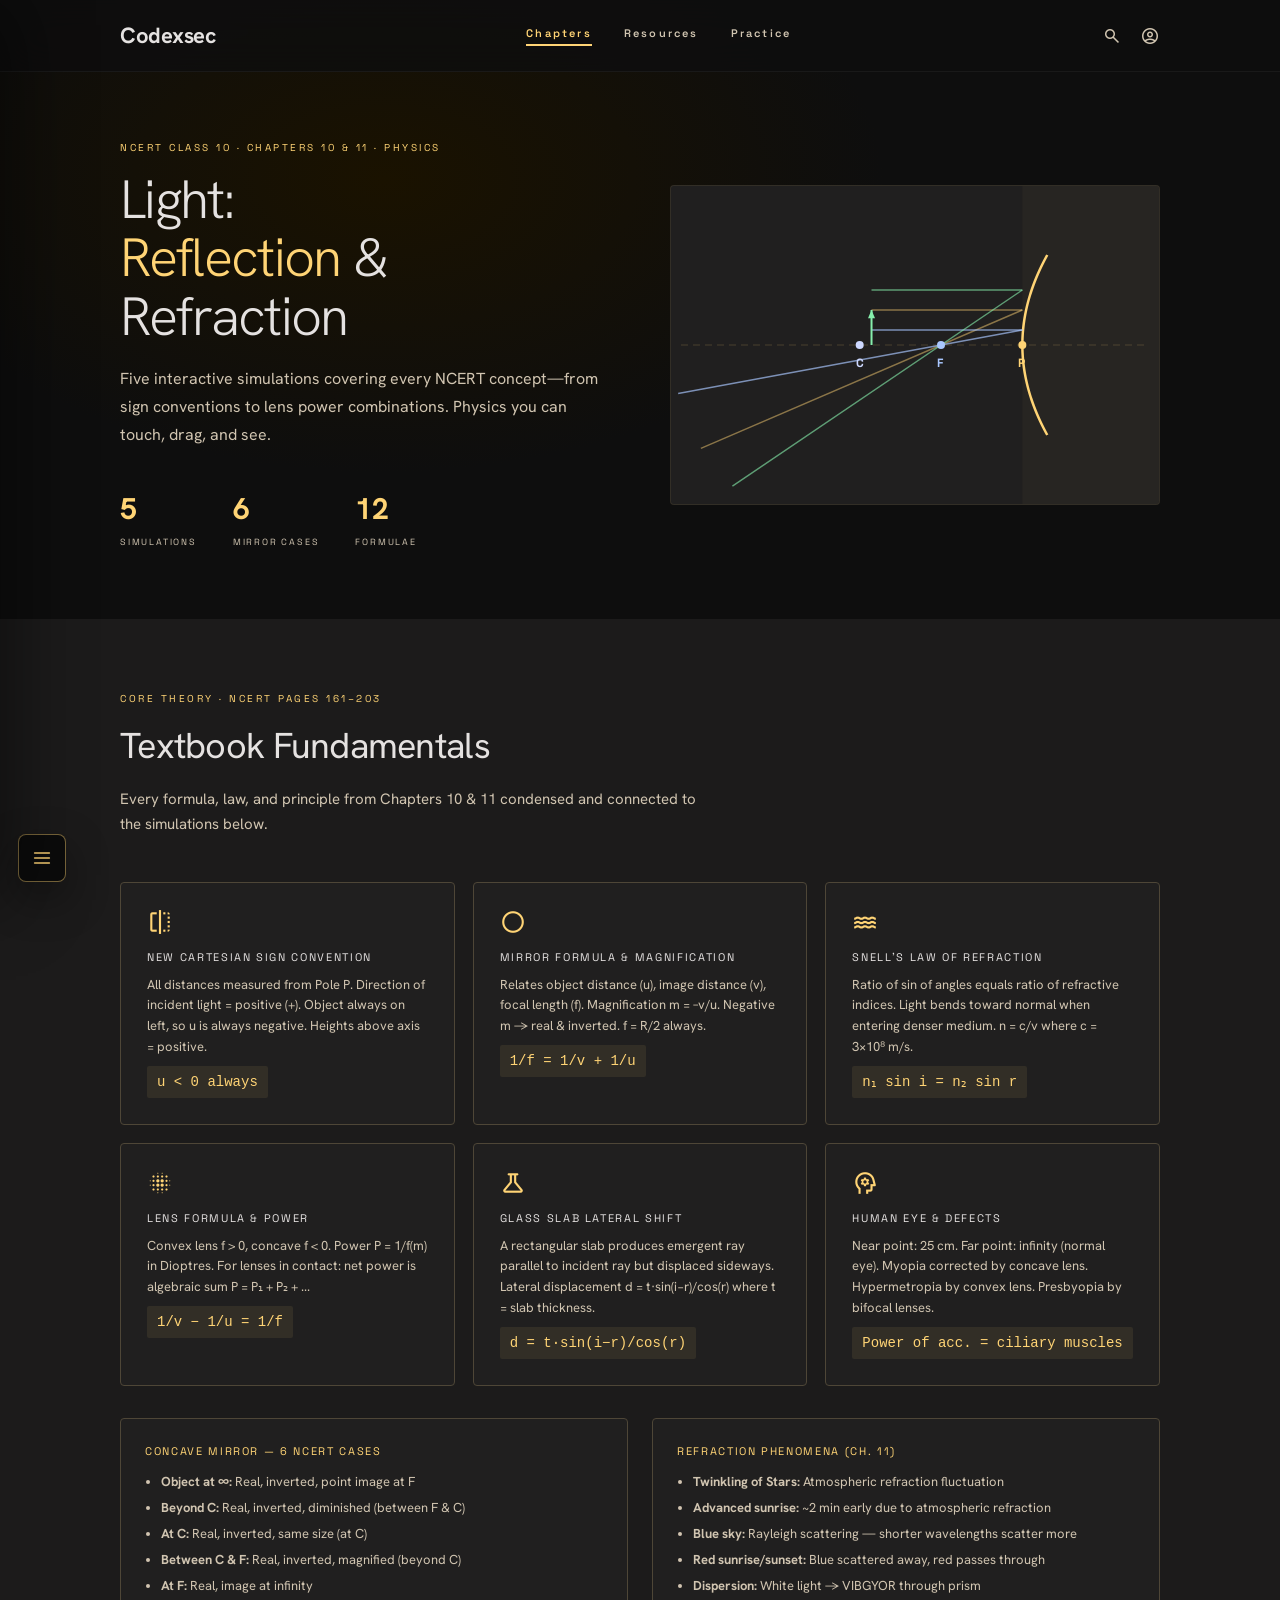
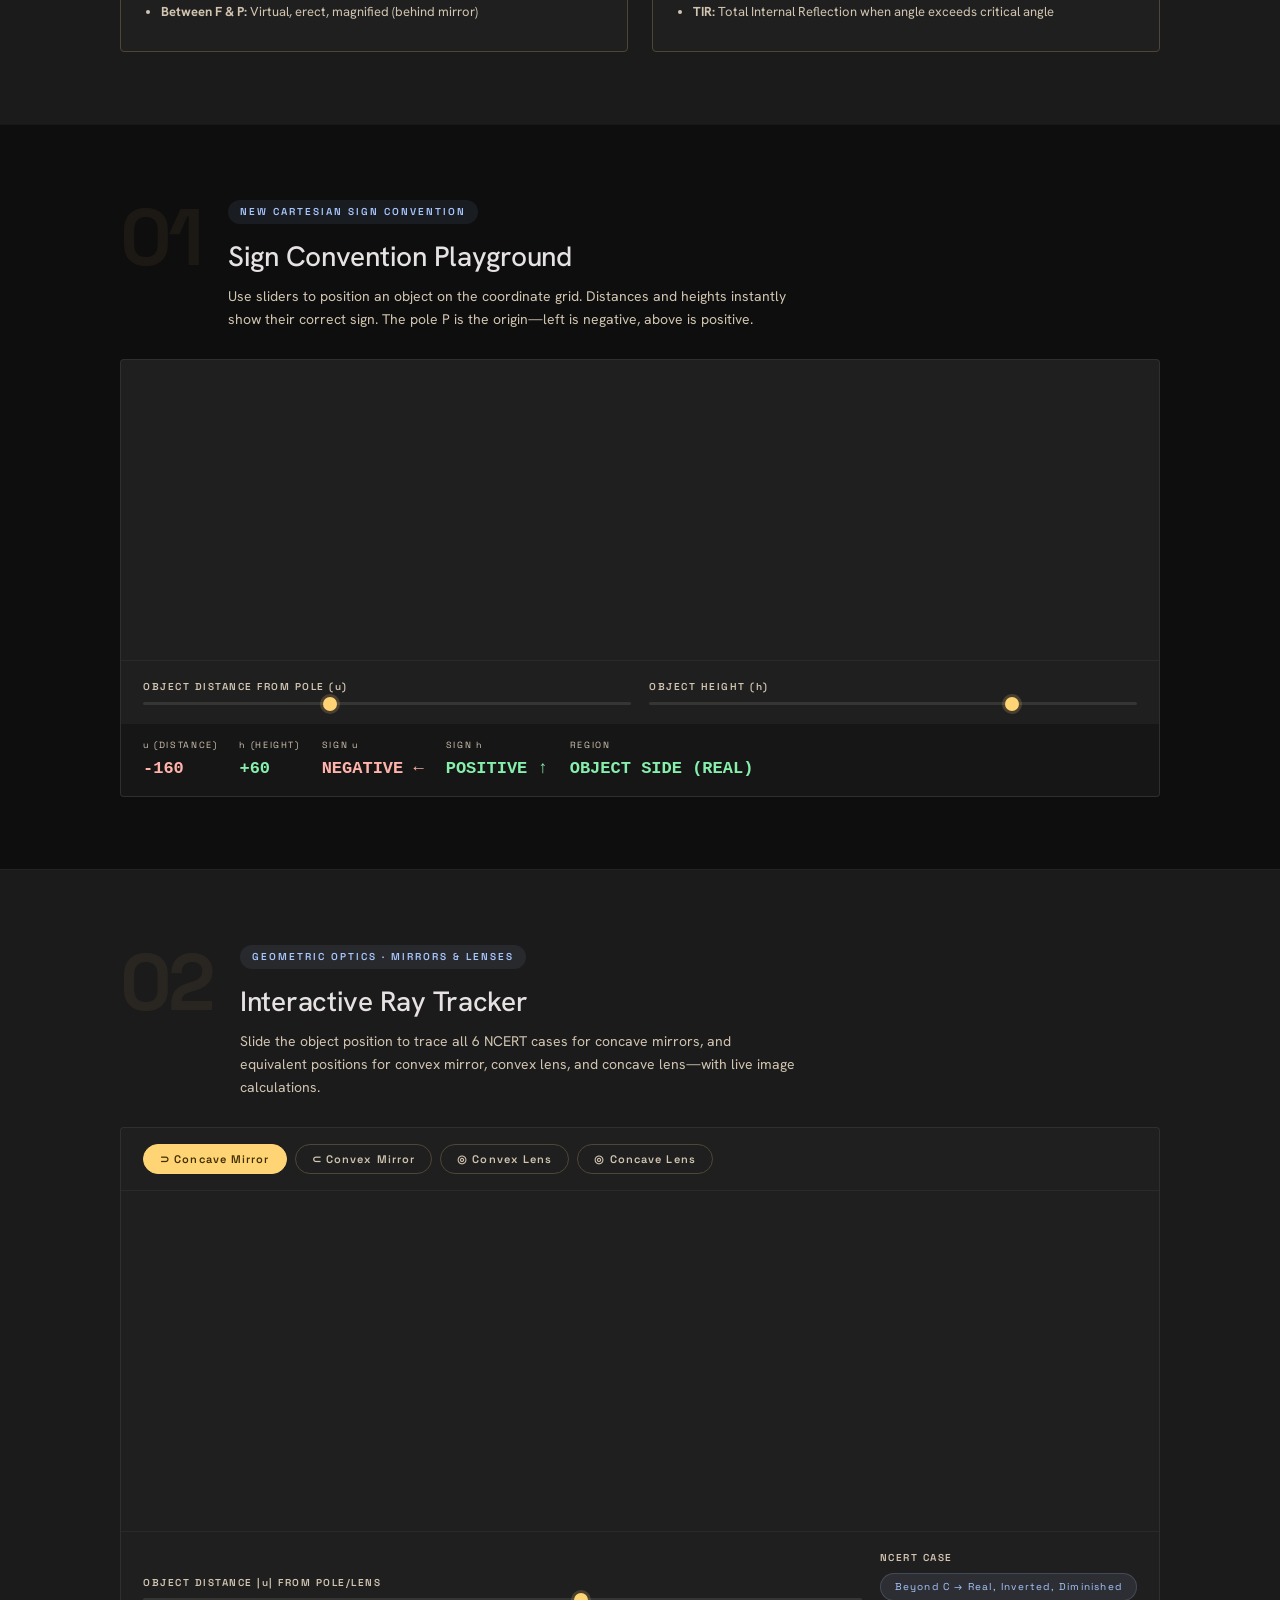
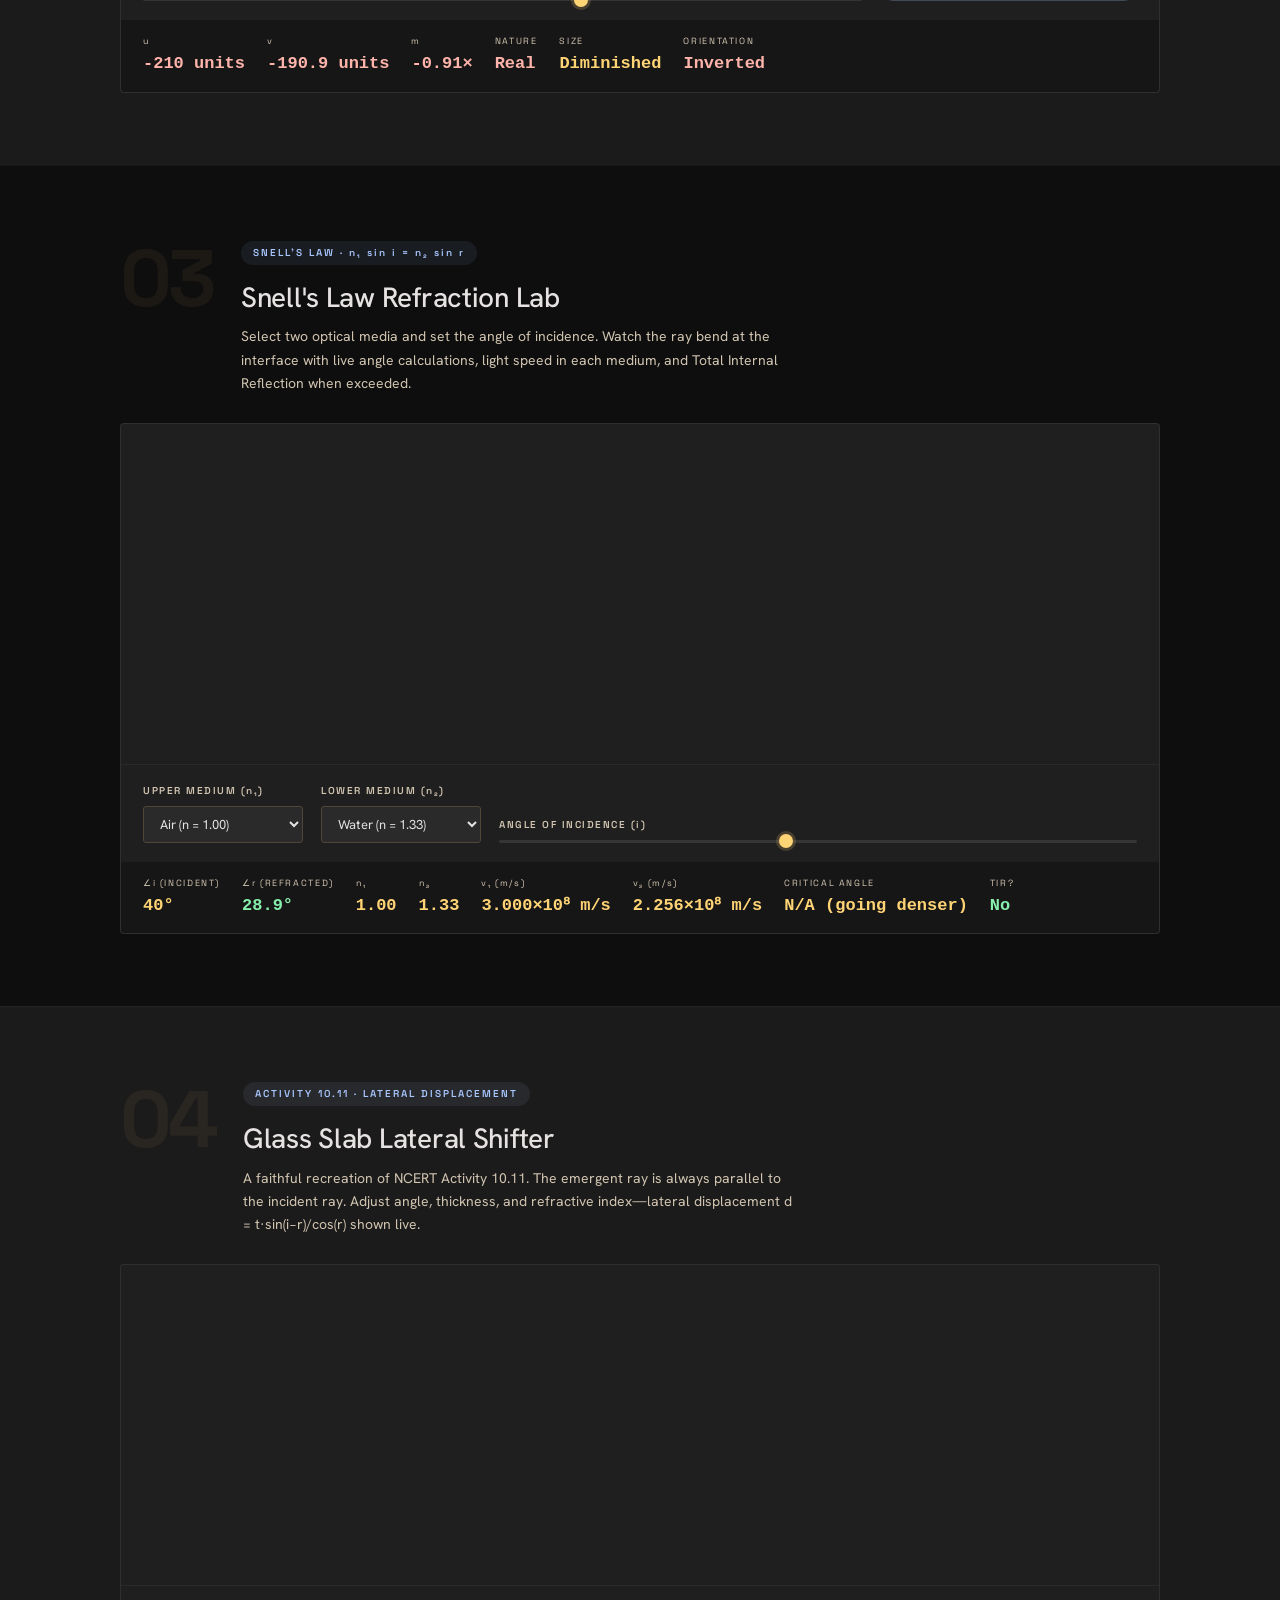
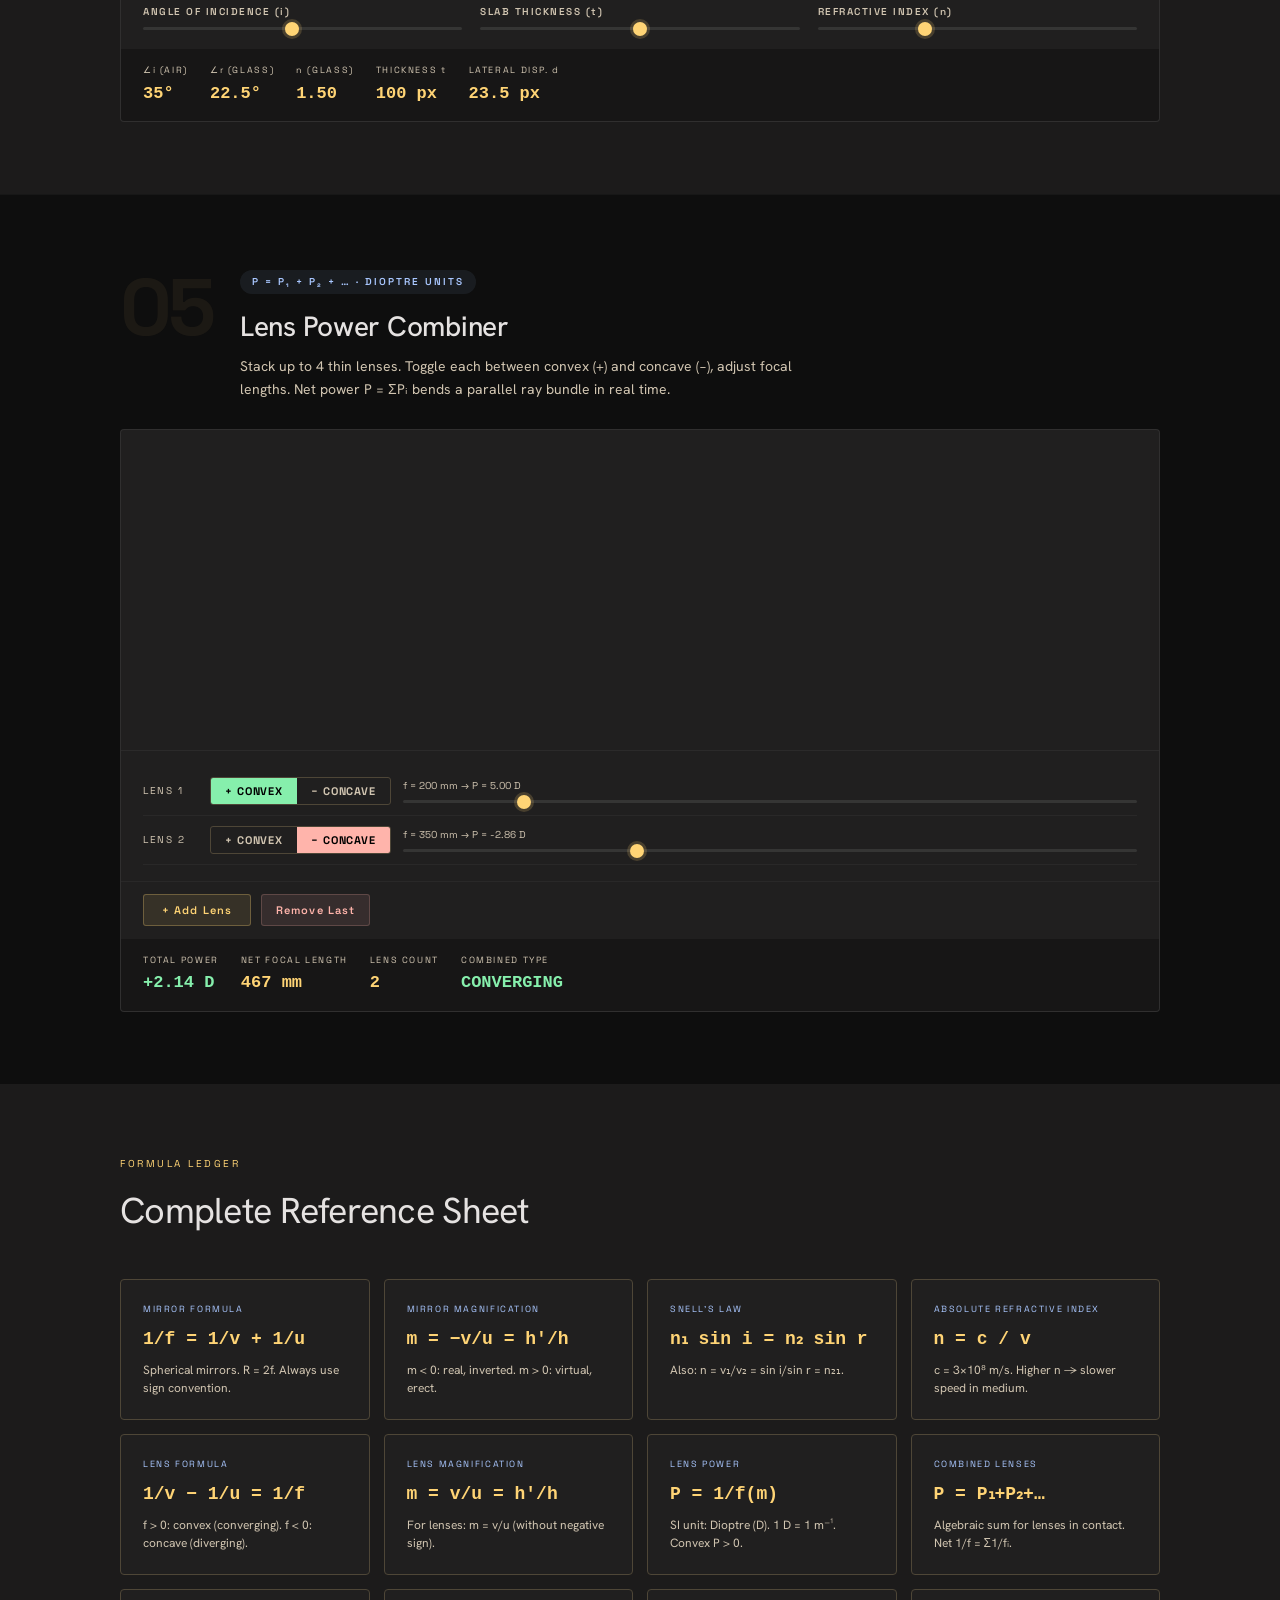
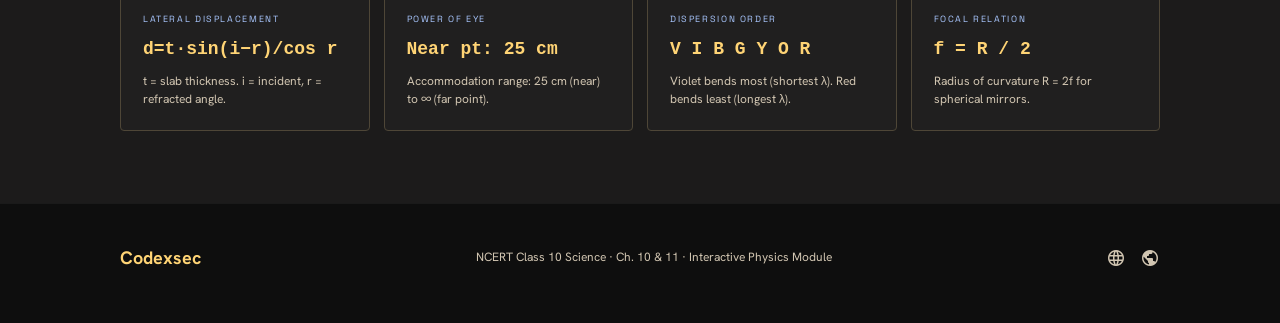
<file: light_reflection_refraction.html>
<!DOCTYPE html>
<html lang="en">
<head>
<meta charset="utf-8">
<meta name="viewport" content="width=device-width, initial-scale=1.0">
<title>Ch 10 & 11: Light – Reflection & Refraction | Codexsec</title>
<link rel="preconnect" href="https://fonts.googleapis.com">
<link href="https://fonts.googleapis.com/css2?family=Hanken+Grotesk:ital,wght@0,100..900;1,100..900&family=Space+Grotesk:wght@300..700&display=swap" rel="stylesheet">
<link href="https://fonts.googleapis.com/css2?family=Material+Symbols+Outlined:opsz,wght,FILL,GRAD@20..48,100..700,0..1,-50..200&display=swap" rel="stylesheet">
<style>
:root{
  --bg:#0e0e0e;--surface:#1c1b1b;--sc:#201f1f;--sch:#2a2a2a;--scx:#353534;
  --pri:#ffd475;--pri-dim:#ecc161;--sec:#a9c7ff;--ter:#cdd8ff;
  --os:#e5e2e1;--osv:#d1c5b1;--out:#9a8f7e;--outv:#4e4637;
  --err:#ffb4ab;--ok:#86efac;--warn:#fbbf24;
  --ff:'Hanken Grotesk',sans-serif;--fl:'Space Grotesk',sans-serif;
}
*{margin:0;padding:0;box-sizing:border-box;}
html{scroll-behavior:smooth;}
body{background:var(--bg);color:var(--os);font-family:var(--ff);overflow-x:hidden;line-height:1.6;}
::-webkit-scrollbar{width:3px;}::-webkit-scrollbar-track{background:var(--bg);}::-webkit-scrollbar-thumb{background:var(--outv);border-radius:2px;}

/* ── Star field ── */
.starfield{position:fixed;top:0;left:0;width:100%;height:100%;z-index:-1;pointer-events:none;
  background:radial-gradient(ellipse 60% 50% at 30% 20%,#1a1200 0%,#0e0e0e 65%);}

/* ── Header ── */
.hdr{position:fixed;top:0;width:100%;z-index:100;background:rgba(14,14,14,.88);backdrop-filter:blur(20px);border-bottom:1px solid rgba(255,255,255,.05);}
.hdr-in{max-width:1200px;margin:0 auto;display:flex;align-items:center;justify-content:space-between;padding:18px 80px;}
.logo{font-family:var(--ff);font-size:22px;font-weight:700;color:var(--os);letter-spacing:-.02em;}
.nav{display:flex;gap:32px;}
.nav a{font-family:var(--fl);font-size:11px;letter-spacing:.2em;font-weight:600;color:var(--osv);text-decoration:none;transition:color .2s;}
.nav a.active{color:var(--pri);border-bottom:2px solid var(--pri);padding-bottom:2px;}
.nav a:hover{color:var(--pri);}
.nav-ic{display:flex;gap:18px;}
.nav-ic span{color:var(--osv);cursor:pointer;font-size:20px;transition:color .2s;}
.nav-ic span:hover{color:var(--pri);}

/* ── Layout ── */
.wrap{max-width:1200px;margin:0 auto;padding:0 80px;}

/* ── Hero ── */
.hero{padding:140px 80px 70px;max-width:1200px;margin:0 auto;display:grid;grid-template-columns:1fr 1fr;gap:60px;align-items:center;}
.hero-lbl{font-family:var(--fl);font-size:10px;letter-spacing:.25em;color:var(--pri);display:block;margin-bottom:14px;}
.hero-h1{font-size:54px;font-weight:300;line-height:1.08;letter-spacing:-.03em;color:var(--os);margin-bottom:20px;}
.hero-h1 em{font-style:normal;color:var(--pri);}
.hero-p{font-size:16px;color:var(--osv);line-height:1.75;margin-bottom:36px;}
.hero-stats{display:flex;gap:36px;}
.stat{display:flex;flex-direction:column;gap:2px;}
.stat-v{font-size:30px;font-weight:700;color:var(--pri);}
.stat-l{font-family:var(--fl);font-size:9px;letter-spacing:.2em;color:var(--osv);}
.hero-visual{position:relative;height:320px;background:var(--sc);border:1px solid rgba(255,212,117,.08);border-radius:4px;overflow:hidden;}
.hero-visual canvas{width:100%;height:100%;display:block;}

/* ── Glass card ── */
.glass{background:rgba(20,19,19,.75);backdrop-filter:blur(14px);border:1px solid rgba(255,255,255,.06);border-radius:4px;}

/* ── Section ── */
section{padding:72px 0;}
.sec-lbl{font-family:var(--fl);font-size:10px;letter-spacing:.25em;color:var(--pri);display:block;margin-bottom:10px;}
.sec-h2{font-size:36px;font-weight:400;letter-spacing:-.02em;color:var(--os);margin-bottom:12px;}
.sec-p{font-size:15px;color:var(--osv);line-height:1.7;max-width:580px;}

/* ── Theory grid ── */
.tgrid{display:grid;grid-template-columns:repeat(3,1fr);gap:18px;margin-top:44px;}
.tcard{padding:26px;background:var(--sc);border:1px solid var(--outv);border-radius:4px;transition:border-color .3s;}
.tcard:hover{border-color:rgba(255,212,117,.3);}
.tcard-ic{font-size:26px;color:var(--pri);margin-bottom:14px;display:block;}
.tcard-t{font-family:var(--fl);font-size:11px;letter-spacing:.15em;color:var(--os);margin-bottom:8px;}
.tcard-b{font-size:13px;color:var(--osv);line-height:1.6;}
.frm{display:inline-block;font-family:'Courier New',monospace;font-size:14px;color:var(--pri);background:rgba(255,212,117,.08);padding:5px 10px;border-radius:2px;margin-top:8px;}

/* ── Simulation section ── */
.sim-sec{padding:72px 0;border-top:1px solid rgba(255,255,255,.04);}
.sim-hdr{display:flex;align-items:flex-start;gap:28px;margin-bottom:28px;}
.sim-num{font-family:var(--fl);font-size:80px;font-weight:700;line-height:1;color:rgba(255,212,117,.06);letter-spacing:-.05em;user-select:none;flex-shrink:0;}
.sim-info{flex:1;}
.sim-badge{font-family:var(--fl);font-size:10px;letter-spacing:.2em;font-weight:600;color:var(--sec);background:rgba(169,199,255,.08);padding:4px 12px;border-radius:100px;display:inline-block;margin-bottom:10px;}
.sim-h2{font-size:28px;font-weight:500;color:var(--os);margin-bottom:6px;letter-spacing:-.01em;}
.sim-p{font-size:14px;color:var(--osv);line-height:1.65;max-width:560px;}

/* ── Canvas card ── */
.ccard{background:var(--sc);border:1px solid rgba(255,255,255,.07);border-radius:4px;overflow:hidden;}
.cvs-wrap{position:relative;width:100%;}
.cvs{display:block;width:100%;height:320px;cursor:default;}

/* ── Tabs ── */
.tabs{display:flex;flex-wrap:wrap;gap:8px;padding:16px 22px;border-bottom:1px solid rgba(255,255,255,.05);}
.tb{font-family:var(--fl);font-size:11px;letter-spacing:.1em;font-weight:600;padding:7px 16px;border-radius:100px;border:1px solid var(--outv);background:transparent;color:var(--osv);cursor:pointer;transition:all .2s;}
.tb:hover{border-color:var(--pri);color:var(--pri);}
.tb.active{background:var(--pri);color:#3f2e00;border-color:var(--pri);}

/* ── Controls ── */
.ctrls{padding:18px 22px;border-top:1px solid rgba(255,255,255,.05);display:flex;flex-wrap:wrap;gap:18px;align-items:flex-end;}
.cg{display:flex;flex-direction:column;gap:7px;min-width:160px;}
.cg-lbl{font-family:var(--fl);font-size:10px;letter-spacing:.15em;color:var(--osv);font-weight:600;}
.sldr{-webkit-appearance:none;appearance:none;width:100%;height:3px;background:var(--scx);border-radius:2px;outline:none;cursor:pointer;}
.sldr::-webkit-slider-thumb{-webkit-appearance:none;width:14px;height:14px;border-radius:50%;background:var(--pri);cursor:pointer;box-shadow:0 0 0 3px rgba(255,212,117,.18);}
.sldr::-moz-range-thumb{width:14px;height:14px;border-radius:50%;background:var(--pri);cursor:pointer;border:none;}
.sel{background:var(--sch);color:var(--os);border:1px solid var(--outv);padding:8px 12px;font-family:var(--ff);font-size:13px;border-radius:3px;outline:none;cursor:pointer;}
.sel:focus{border-color:var(--pri);}

/* ── Readout ── */
.rdout{padding:14px 22px;border-top:1px solid rgba(255,255,255,.04);display:flex;flex-wrap:wrap;gap:22px;background:rgba(0,0,0,.28);}
.ri{display:flex;flex-direction:column;gap:2px;}
.rk{font-family:var(--fl);font-size:9px;letter-spacing:.18em;color:var(--osv);}
.rv{font-family:'Courier New',monospace;font-size:17px;color:var(--pri);font-weight:700;}
.rv.pos{color:var(--ok);}
.rv.neg{color:var(--err);}
.rv.neu{color:var(--pri);}
.case-badge{font-family:var(--fl);font-size:10px;letter-spacing:.12em;padding:5px 14px;border-radius:100px;background:rgba(169,199,255,.09);color:var(--sec);border:1px solid rgba(169,199,255,.18);white-space:nowrap;}

/* ── Lens controls ── */
.le{display:flex;gap:12px;align-items:center;flex-wrap:wrap;padding:10px 0;border-bottom:1px solid rgba(255,255,255,.04);}
.ltog{display:flex;border-radius:3px;overflow:hidden;border:1px solid var(--outv);}
.ltb{padding:6px 14px;font-family:var(--fl);font-size:11px;font-weight:700;background:transparent;border:none;cursor:pointer;transition:all .2s;color:var(--osv);letter-spacing:.08em;}
.ltb.cx{background:var(--ok);color:#000;}
.ltb.cc{background:var(--err);color:#000;}
.btn-add{font-family:var(--fl);font-size:11px;letter-spacing:.1em;font-weight:600;padding:8px 18px;border-radius:3px;background:rgba(255,212,117,.1);border:1px solid rgba(255,212,117,.28);color:var(--pri);cursor:pointer;transition:all .2s;}
.btn-add:hover{background:rgba(255,212,117,.18);}
.btn-rm{font-family:var(--fl);font-size:11px;letter-spacing:.1em;font-weight:600;padding:8px 14px;border-radius:3px;background:rgba(255,180,171,.1);border:1px solid rgba(255,180,171,.2);color:var(--err);cursor:pointer;transition:all .2s;}
.btn-rm:hover{background:rgba(255,180,171,.18);}

/* ── Formula ledger ── */
.lgrid{display:grid;grid-template-columns:repeat(4,1fr);gap:14px;margin-top:40px;}
.lcard{padding:22px;background:var(--sc);border:1px solid var(--outv);border-radius:4px;display:flex;flex-direction:column;gap:8px;}
.ln{font-family:var(--fl);font-size:9px;letter-spacing:.18em;color:var(--sec);}
.lf{font-family:'Courier New',monospace;font-size:18px;color:var(--pri);font-weight:700;}
.ld{font-size:12px;color:var(--osv);line-height:1.5;}

/* ── NCERT Notes ── */
.notes-grid{display:grid;grid-template-columns:1fr 1fr;gap:24px;margin-top:36px;}
.note-card{padding:24px;background:var(--sc);border:1px solid var(--outv);border-radius:4px;}
.note-title{font-family:var(--fl);font-size:11px;letter-spacing:.15em;color:var(--pri);margin-bottom:10px;}
.note-body{font-size:13px;color:var(--osv);line-height:1.7;}
.note-body li{margin-left:16px;margin-bottom:4px;}

/* ── Footer ── */
footer{border-top:1px solid rgba(255,255,255,.05);padding:40px 0;background:var(--bg);}
.ft-in{max-width:1200px;margin:0 auto;padding:0 80px;display:flex;align-items:center;justify-content:space-between;}
.ft-logo{font-size:18px;font-weight:700;color:var(--pri);}
.ft-txt{font-size:12px;color:var(--osv);}
.ft-ic{display:flex;gap:14px;}
.ft-ic span{color:var(--osv);cursor:pointer;font-size:20px;}

/* ── Responsive ── */
@media(max-width:860px){
  .hero{grid-template-columns:1fr;padding:120px 24px 60px;}
  .wrap,.hdr-in,.hero,.ft-in{padding-left:24px;padding-right:24px;}
  .tgrid{grid-template-columns:1fr;}
  .lgrid{grid-template-columns:repeat(2,1fr);}
  .nav{display:none;}
  .notes-grid{grid-template-columns:1fr;}
  .sim-num{font-size:48px;}
}
</style>
<link rel="stylesheet" href="site-nav.css">
</head>
<body>
<div class="starfield" id="starfield"></div>

<!-- ═══ HEADER ═══ -->
<header class="hdr">
  <div class="hdr-in">
    <div class="logo">Codexsec</div>
    <nav class="nav">
      <a href="#" class="active">Chapters</a>
      <a href="#">Resources</a>
      <a href="#">Practice</a>
    </nav>
    <div class="nav-ic">
      <span class="material-symbols-outlined">search</span>
      <span class="material-symbols-outlined">account_circle</span>
    </div>
  </div>
</header>

<!-- ═══ HERO ═══ -->
<div class="hero">
  <div>
    <span class="hero-lbl">NCERT CLASS 10 · CHAPTERS 10 & 11 · PHYSICS</span>
    <h1 class="hero-h1">Light:<br><em>Reflection</em> &<br>Refraction</h1>
    <p class="hero-p">Five interactive simulations covering every NCERT concept—from sign conventions to lens power combinations. Physics you can touch, drag, and see.</p>
    <div class="hero-stats">
      <div class="stat"><span class="stat-v">5</span><span class="stat-l">SIMULATIONS</span></div>
      <div class="stat"><span class="stat-v">6</span><span class="stat-l">MIRROR CASES</span></div>
      <div class="stat"><span class="stat-v">12</span><span class="stat-l">FORMULAE</span></div>
    </div>
  </div>
  <div class="hero-visual">
    <canvas id="heroC"></canvas>
  </div>
</div>

<!-- ═══ THEORY OVERVIEW ═══ -->
<section style="background:var(--surface);">
  <div class="wrap">
    <span class="sec-lbl">CORE THEORY · NCERT PAGES 161–203</span>
    <h2 class="sec-h2">Textbook Fundamentals</h2>
    <p class="sec-p">Every formula, law, and principle from Chapters 10 & 11 condensed and connected to the simulations below.</p>
    <div class="tgrid">
      <div class="tcard">
        <span class="material-symbols-outlined tcard-ic">flip</span>
        <div class="tcard-t">NEW CARTESIAN SIGN CONVENTION</div>
        <div class="tcard-b">All distances measured from Pole P. Direction of incident light = positive (+). Object always on left, so u is always negative. Heights above axis = positive.</div>
        <div class="frm">u &lt; 0 always</div>
      </div>
      <div class="tcard">
        <span class="material-symbols-outlined tcard-ic">radio_button_unchecked</span>
        <div class="tcard-t">MIRROR FORMULA & MAGNIFICATION</div>
        <div class="tcard-b">Relates object distance (u), image distance (v), focal length (f). Magnification m = –v/u. Negative m → real & inverted. f = R/2 always.</div>
        <div class="frm">1/f = 1/v + 1/u</div>
      </div>
      <div class="tcard">
        <span class="material-symbols-outlined tcard-ic">water</span>
        <div class="tcard-t">SNELL'S LAW OF REFRACTION</div>
        <div class="tcard-b">Ratio of sin of angles equals ratio of refractive indices. Light bends toward normal when entering denser medium. n = c/v where c = 3×10⁸ m/s.</div>
        <div class="frm">n₁ sin i = n₂ sin r</div>
      </div>
      <div class="tcard">
        <span class="material-symbols-outlined tcard-ic">lens_blur</span>
        <div class="tcard-t">LENS FORMULA & POWER</div>
        <div class="tcard-b">Convex lens f &gt; 0, concave f &lt; 0. Power P = 1/f(m) in Dioptres. For lenses in contact: net power is algebraic sum P = P₁ + P₂ + ...</div>
        <div class="frm">1/v − 1/u = 1/f</div>
      </div>
      <div class="tcard">
        <span class="material-symbols-outlined tcard-ic">science</span>
        <div class="tcard-t">GLASS SLAB LATERAL SHIFT</div>
        <div class="tcard-b">A rectangular slab produces emergent ray parallel to incident ray but displaced sideways. Lateral displacement d = t·sin(i−r)/cos(r) where t = slab thickness.</div>
        <div class="frm">d = t·sin(i−r)/cos(r)</div>
      </div>
      <div class="tcard">
        <span class="material-symbols-outlined tcard-ic">psychology</span>
        <div class="tcard-t">HUMAN EYE & DEFECTS</div>
        <div class="tcard-b">Near point: 25 cm. Far point: infinity (normal eye). Myopia corrected by concave lens. Hypermetropia by convex lens. Presbyopia by bifocal lenses.</div>
        <div class="frm">Power of acc. = ciliary muscles</div>
      </div>
    </div>

    <!-- NCERT Notes summary -->
    <div class="notes-grid" style="margin-top:32px;">
      <div class="note-card">
        <div class="note-title">CONCAVE MIRROR — 6 NCERT CASES</div>
        <div class="note-body">
          <ul>
            <li><b>Object at ∞:</b> Real, inverted, point image at F</li>
            <li><b>Beyond C:</b> Real, inverted, diminished (between F & C)</li>
            <li><b>At C:</b> Real, inverted, same size (at C)</li>
            <li><b>Between C & F:</b> Real, inverted, magnified (beyond C)</li>
            <li><b>At F:</b> Real, image at infinity</li>
            <li><b>Between F & P:</b> Virtual, erect, magnified (behind mirror)</li>
          </ul>
        </div>
      </div>
      <div class="note-card">
        <div class="note-title">REFRACTION PHENOMENA (CH. 11)</div>
        <div class="note-body">
          <ul>
            <li><b>Twinkling of Stars:</b> Atmospheric refraction fluctuation</li>
            <li><b>Advanced sunrise:</b> ~2 min early due to atmospheric refraction</li>
            <li><b>Blue sky:</b> Rayleigh scattering — shorter wavelengths scatter more</li>
            <li><b>Red sunrise/sunset:</b> Blue scattered away, red passes through</li>
            <li><b>Dispersion:</b> White light → VIBGYOR through prism</li>
            <li><b>TIR:</b> Total Internal Reflection when angle exceeds critical angle</li>
          </ul>
        </div>
      </div>
    </div>
  </div>
</section>

<!-- ═══ SIM 1: SIGN CONVENTION ═══ -->
<section class="sim-sec">
  <div class="wrap">
    <div class="sim-hdr">
      <div class="sim-num">01</div>
      <div class="sim-info">
        <span class="sim-badge">NEW CARTESIAN SIGN CONVENTION</span>
        <h2 class="sim-h2">Sign Convention Playground</h2>
        <p class="sim-p">Use sliders to position an object on the coordinate grid. Distances and heights instantly show their correct sign. The pole P is the origin—left is negative, above is positive.</p>
      </div>
    </div>
    <div class="ccard">
      <div class="cvs-wrap"><canvas class="cvs" id="s1c" style="height:300px;"></canvas></div>
      <div class="ctrls">
        <div class="cg" style="flex:1;min-width:200px;">
          <label class="cg-lbl">OBJECT DISTANCE FROM POLE (u)</label>
          <input type="range" class="sldr" id="s1u" min="-380" max="200" value="-160" step="5">
        </div>
        <div class="cg" style="flex:1;min-width:200px;">
          <label class="cg-lbl">OBJECT HEIGHT (h)</label>
          <input type="range" class="sldr" id="s1h" min="-120" max="120" value="60" step="5">
        </div>
      </div>
      <div class="rdout">
        <div class="ri"><div class="rk">u (DISTANCE)</div><div class="rv" id="s1ru">−160</div></div>
        <div class="ri"><div class="rk">h (HEIGHT)</div><div class="rv" id="s1rh">+60</div></div>
        <div class="ri"><div class="rk">SIGN u</div><div class="rv" id="s1su">NEGATIVE ←</div></div>
        <div class="ri"><div class="rk">SIGN h</div><div class="rv" id="s1sh">POSITIVE ↑</div></div>
        <div class="ri"><div class="rk">REGION</div><div class="rv" id="s1rg">OBJECT SIDE (REAL)</div></div>
      </div>
    </div>
  </div>
</section>

<!-- ═══ SIM 2: RAY TRACKER ═══ -->
<section class="sim-sec" style="background:var(--surface);">
  <div class="wrap">
    <div class="sim-hdr">
      <div class="sim-num">02</div>
      <div class="sim-info">
        <span class="sim-badge">GEOMETRIC OPTICS · MIRRORS & LENSES</span>
        <h2 class="sim-h2">Interactive Ray Tracker</h2>
        <p class="sim-p">Slide the object position to trace all 6 NCERT cases for concave mirrors, and equivalent positions for convex mirror, convex lens, and concave lens—with live image calculations.</p>
      </div>
    </div>
    <div class="ccard">
      <div class="tabs">
        <button class="tb active" onclick="setMode(this,'cm')">⊃ Concave Mirror</button>
        <button class="tb" onclick="setMode(this,'vm')">⊂ Convex Mirror</button>
        <button class="tb" onclick="setMode(this,'cl')">◎ Convex Lens</button>
        <button class="tb" onclick="setMode(this,'dl')">◎ Concave Lens</button>
      </div>
      <div class="cvs-wrap"><canvas class="cvs" id="s2c" style="height:340px;"></canvas></div>
      <div class="ctrls">
        <div class="cg" style="flex:1;min-width:200px;">
          <label class="cg-lbl">OBJECT DISTANCE |u| FROM POLE/LENS</label>
          <input type="range" class="sldr" id="s2sl" min="5" max="340" value="210" step="5" oninput="drawS2()">
        </div>
        <div class="cg">
          <div class="cg-lbl">NCERT CASE</div>
          <span class="case-badge" id="s2case">Between C & F → Magnified Real</span>
        </div>
      </div>
      <div class="rdout">
        <div class="ri"><div class="rk">u</div><div class="rv neg" id="s2u">—</div></div>
        <div class="ri"><div class="rk">v</div><div class="rv" id="s2v">—</div></div>
        <div class="ri"><div class="rk">m</div><div class="rv" id="s2m">—</div></div>
        <div class="ri"><div class="rk">NATURE</div><div class="rv" id="s2nat">—</div></div>
        <div class="ri"><div class="rk">SIZE</div><div class="rv" id="s2siz">—</div></div>
        <div class="ri"><div class="rk">ORIENTATION</div><div class="rv" id="s2ori">—</div></div>
      </div>
    </div>
  </div>
</section>

<!-- ═══ SIM 3: SNELL'S LAW ═══ -->
<section class="sim-sec">
  <div class="wrap">
    <div class="sim-hdr">
      <div class="sim-num">03</div>
      <div class="sim-info">
        <span class="sim-badge">SNELL'S LAW · n₁ sin i = n₂ sin r</span>
        <h2 class="sim-h2">Snell's Law Refraction Lab</h2>
        <p class="sim-p">Select two optical media and set the angle of incidence. Watch the ray bend at the interface with live angle calculations, light speed in each medium, and Total Internal Reflection when exceeded.</p>
      </div>
    </div>
    <div class="ccard">
      <div class="cvs-wrap"><canvas class="cvs" id="s3c" style="height:340px;"></canvas></div>
      <div class="ctrls">
        <div class="cg">
          <label class="cg-lbl">UPPER MEDIUM (n₁)</label>
          <select class="sel" id="s3m1" onchange="drawS3()">
            <option value="1.00">Air (n = 1.00)</option>
            <option value="1.33">Water (n = 1.33)</option>
            <option value="1.50">Glass (n = 1.50)</option>
            <option value="2.42">Diamond (n = 2.42)</option>
          </select>
        </div>
        <div class="cg">
          <label class="cg-lbl">LOWER MEDIUM (n₂)</label>
          <select class="sel" id="s3m2" onchange="drawS3()">
            <option value="1.00">Air (n = 1.00)</option>
            <option value="1.33" selected>Water (n = 1.33)</option>
            <option value="1.50">Glass (n = 1.50)</option>
            <option value="2.42">Diamond (n = 2.42)</option>
          </select>
        </div>
        <div class="cg" style="flex:1;min-width:180px;">
          <label class="cg-lbl">ANGLE OF INCIDENCE (i)</label>
          <input type="range" class="sldr" id="s3ang" min="0" max="89" value="40" step="1" oninput="drawS3()">
        </div>
      </div>
      <div class="rdout">
        <div class="ri"><div class="rk">∠i (INCIDENT)</div><div class="rv" id="s3i">40°</div></div>
        <div class="ri"><div class="rk">∠r (REFRACTED)</div><div class="rv" id="s3r">—</div></div>
        <div class="ri"><div class="rk">n₁</div><div class="rv" id="s3n1">1.00</div></div>
        <div class="ri"><div class="rk">n₂</div><div class="rv" id="s3n2">1.33</div></div>
        <div class="ri"><div class="rk">v₁ (m/s)</div><div class="rv" id="s3v1">—</div></div>
        <div class="ri"><div class="rk">v₂ (m/s)</div><div class="rv" id="s3v2">—</div></div>
        <div class="ri"><div class="rk">CRITICAL ANGLE</div><div class="rv" id="s3ca">—</div></div>
        <div class="ri"><div class="rk">TIR?</div><div class="rv" id="s3tir">No</div></div>
      </div>
    </div>
  </div>
</section>

<!-- ═══ SIM 4: GLASS SLAB ═══ -->
<section class="sim-sec" style="background:var(--surface);">
  <div class="wrap">
    <div class="sim-hdr">
      <div class="sim-num">04</div>
      <div class="sim-info">
        <span class="sim-badge">ACTIVITY 10.11 · LATERAL DISPLACEMENT</span>
        <h2 class="sim-h2">Glass Slab Lateral Shifter</h2>
        <p class="sim-p">A faithful recreation of NCERT Activity 10.11. The emergent ray is always parallel to the incident ray. Adjust angle, thickness, and refractive index—lateral displacement d = t·sin(i−r)/cos(r) shown live.</p>
      </div>
    </div>
    <div class="ccard">
      <div class="cvs-wrap"><canvas class="cvs" id="s4c" style="height:320px;"></canvas></div>
      <div class="ctrls">
        <div class="cg" style="flex:1;">
          <label class="cg-lbl">ANGLE OF INCIDENCE (i)</label>
          <input type="range" class="sldr" id="s4ang" min="0" max="75" value="35" step="1" oninput="drawS4()">
        </div>
        <div class="cg" style="flex:1;">
          <label class="cg-lbl">SLAB THICKNESS (t)</label>
          <input type="range" class="sldr" id="s4thk" min="40" max="160" value="100" step="5" oninput="drawS4()">
        </div>
        <div class="cg" style="flex:1;">
          <label class="cg-lbl">REFRACTIVE INDEX (n)</label>
          <input type="range" class="sldr" id="s4n" min="101" max="250" value="150" step="1" oninput="drawS4()">
        </div>
      </div>
      <div class="rdout">
        <div class="ri"><div class="rk">∠i (AIR)</div><div class="rv" id="s4i">35°</div></div>
        <div class="ri"><div class="rk">∠r (GLASS)</div><div class="rv" id="s4r">—</div></div>
        <div class="ri"><div class="rk">n (GLASS)</div><div class="rv" id="s4nv">1.50</div></div>
        <div class="ri"><div class="rk">THICKNESS t</div><div class="rv" id="s4tv">100 px</div></div>
        <div class="ri"><div class="rk">LATERAL DISP. d</div><div class="rv" id="s4ld">— px</div></div>
      </div>
    </div>
  </div>
</section>

<!-- ═══ SIM 5: LENS POWER COMBINER ═══ -->
<section class="sim-sec">
  <div class="wrap">
    <div class="sim-hdr">
      <div class="sim-num">05</div>
      <div class="sim-info">
        <span class="sim-badge">P = P₁ + P₂ + … · DIOPTRE UNITS</span>
        <h2 class="sim-h2">Lens Power Combiner</h2>
        <p class="sim-p">Stack up to 4 thin lenses. Toggle each between convex (+) and concave (−), adjust focal lengths. Net power P = ΣPᵢ bends a parallel ray bundle in real time.</p>
      </div>
    </div>
    <div class="ccard">
      <div class="cvs-wrap"><canvas class="cvs" id="s5c" style="height:320px;"></canvas></div>
      <div id="s5lc" style="padding:16px 22px;border-top:1px solid rgba(255,255,255,.05);"></div>
      <div style="padding:12px 22px;border-top:1px solid rgba(255,255,255,.04);display:flex;gap:10px;">
        <button class="btn-add" onclick="addLens()">+ Add Lens</button>
        <button class="btn-rm" onclick="remLens()">Remove Last</button>
      </div>
      <div class="rdout">
        <div class="ri"><div class="rk">TOTAL POWER</div><div class="rv" id="s5p">—</div></div>
        <div class="ri"><div class="rk">NET FOCAL LENGTH</div><div class="rv" id="s5f">—</div></div>
        <div class="ri"><div class="rk">LENS COUNT</div><div class="rv" id="s5cnt">2</div></div>
        <div class="ri"><div class="rk">COMBINED TYPE</div><div class="rv" id="s5typ">—</div></div>
      </div>
    </div>
  </div>
</section>

<!-- ═══ FORMULA LEDGER ═══ -->
<section style="background:var(--surface);">
  <div class="wrap">
    <span class="sec-lbl">FORMULA LEDGER</span>
    <h2 class="sec-h2">Complete Reference Sheet</h2>
    <div class="lgrid">
      <div class="lcard"><div class="ln">MIRROR FORMULA</div><div class="lf">1/f = 1/v + 1/u</div><div class="ld">Spherical mirrors. R = 2f. Always use sign convention.</div></div>
      <div class="lcard"><div class="ln">MIRROR MAGNIFICATION</div><div class="lf">m = −v/u = h'/h</div><div class="ld">m &lt; 0: real, inverted. m &gt; 0: virtual, erect.</div></div>
      <div class="lcard"><div class="ln">SNELL'S LAW</div><div class="lf">n₁ sin i = n₂ sin r</div><div class="ld">Also: n = v₁/v₂ = sin i/sin r = n₂₁.</div></div>
      <div class="lcard"><div class="ln">ABSOLUTE REFRACTIVE INDEX</div><div class="lf">n = c / v</div><div class="ld">c = 3×10⁸ m/s. Higher n → slower speed in medium.</div></div>
      <div class="lcard"><div class="ln">LENS FORMULA</div><div class="lf">1/v − 1/u = 1/f</div><div class="ld">f &gt; 0: convex (converging). f &lt; 0: concave (diverging).</div></div>
      <div class="lcard"><div class="ln">LENS MAGNIFICATION</div><div class="lf">m = v/u = h'/h</div><div class="ld">For lenses: m = v/u (without negative sign).</div></div>
      <div class="lcard"><div class="ln">LENS POWER</div><div class="lf">P = 1/f(m)</div><div class="ld">SI unit: Dioptre (D). 1 D = 1 m⁻¹. Convex P &gt; 0.</div></div>
      <div class="lcard"><div class="ln">COMBINED LENSES</div><div class="lf">P = P₁+P₂+…</div><div class="ld">Algebraic sum for lenses in contact. Net 1/f = Σ1/fᵢ.</div></div>
      <div class="lcard"><div class="ln">LATERAL DISPLACEMENT</div><div class="lf">d=t·sin(i−r)/cos r</div><div class="ld">t = slab thickness. i = incident, r = refracted angle.</div></div>
      <div class="lcard"><div class="ln">POWER OF EYE</div><div class="lf">Near pt: 25 cm</div><div class="ld">Accommodation range: 25 cm (near) to ∞ (far point).</div></div>
      <div class="lcard"><div class="ln">DISPERSION ORDER</div><div class="lf">V I B G Y O R</div><div class="ld">Violet bends most (shortest λ). Red bends least (longest λ).</div></div>
      <div class="lcard"><div class="ln">FOCAL RELATION</div><div class="lf">f = R / 2</div><div class="ld">Radius of curvature R = 2f for spherical mirrors.</div></div>
    </div>
  </div>
</section>

<!-- ═══ FOOTER ═══ -->
<footer>
  <div class="ft-in">
    <div class="ft-logo">Codexsec</div>
    <div class="ft-txt">NCERT Class 10 Science · Ch. 10 & 11 · Interactive Physics Module</div>
    <div class="ft-ic">
      <span class="material-symbols-outlined">language</span>
      <span class="material-symbols-outlined">public</span>
    </div>
  </div>
</footer>

<script>
/* ================================================================
   CONSTANTS & UTILITIES
================================================================ */
const C = 3e8; // speed of light

function fmtSpeed(n){ return (C/n/1e8).toFixed(3)+'×10⁸ m/s'; }

function setupCanvas(id){
  const el=document.getElementById(id);
  const ctx=el.getContext('2d');
  const dpr=window.devicePixelRatio||1;
  function resize(){
    const w=el.offsetWidth, h=el.offsetHeight;
    el.width=w*dpr; el.height=h*dpr;
    ctx.setTransform(1,0,0,1,0,0);
    ctx.scale(dpr,dpr);
  }
  resize();
  window.addEventListener('resize',()=>{ resize(); });
  return {el,ctx,dpr,W:()=>el.offsetWidth, H:()=>el.offsetHeight};
}

function arrow(ctx,x1,y1,x2,y2,col,lw,dashed){
  ctx.save();
  ctx.strokeStyle=col; ctx.fillStyle=col; ctx.lineWidth=lw||1.5;
  if(dashed) ctx.setLineDash([5,4]);
  ctx.beginPath(); ctx.moveTo(x1,y1); ctx.lineTo(x2,y2); ctx.stroke();
  ctx.setLineDash([]);
  const a=Math.atan2(y2-y1,x2-x1), s=9;
  ctx.beginPath();
  ctx.moveTo(x2,y2);
  ctx.lineTo(x2-s*Math.cos(a-.4),y2-s*Math.sin(a-.4));
  ctx.lineTo(x2-s*Math.cos(a+.4),y2-s*Math.sin(a+.4));
  ctx.closePath(); ctx.fill();
  ctx.restore();
}

function tip(ctx,x1,y1,x2,y2,col,s){
  s=s||9;
  const a=Math.atan2(y2-y1,x2-x1);
  ctx.fillStyle=col;
  ctx.beginPath();
  ctx.moveTo(x2,y2);
  ctx.lineTo(x2-s*Math.cos(a-.4),y2-s*Math.sin(a-.4));
  ctx.lineTo(x2-s*Math.cos(a+.4),y2-s*Math.sin(a+.4));
  ctx.closePath(); ctx.fill();
}

function clamp(v,a,b){return Math.max(a,Math.min(b,v));}

/* ================================================================
   HERO CANVAS — animated concave mirror rays
================================================================ */
(function(){
  const {el,ctx,W,H}=setupCanvas('heroC');
  let t=0, rafId;
  function draw(){
    const w=W(),h=H();
    ctx.clearRect(0,0,w,h);
    const Px=w*.72, aY=h*.5;
    const f=-100, scale=w/600;

    // shaded region behind mirror
    ctx.fillStyle='rgba(255,212,117,.03)';
    ctx.fillRect(Px,0,w-Px,h);

    // axis
    ctx.strokeStyle='rgba(255,212,117,.18)'; ctx.lineWidth=1; ctx.setLineDash([7,5]);
    ctx.beginPath(); ctx.moveTo(10,aY); ctx.lineTo(w-10,aY); ctx.stroke();
    ctx.setLineDash([]);

    // mirror arc
    ctx.strokeStyle='#ffd475'; ctx.lineWidth=2.5;
    ctx.beginPath();
    for(let dy=-90;dy<=90;dy+=2){
      const R=2*Math.abs(f)*scale;
      const dx=(dy*dy)/(2*R);
      if(dy===-90) ctx.moveTo(Px+dx,aY+dy);
      else ctx.lineTo(Px+dx,aY+dy);
    }
    ctx.stroke();

    // animated object
    const uAbs=150+40*Math.sin(t*.018);
    const objCx=Px-uAbs*scale, objCy=aY-35;
    const Fcx=Px+f*scale;

    // 3 rays (pulsing)
    const cols=['rgba(255,212,117,.75)','rgba(169,199,255,.7)','rgba(134,239,172,.65)'];
    const offY=[0,20,-20];
    offY.forEach((oy,i)=>{
      const ry=objCy+oy;
      // incident
      ctx.strokeStyle=cols[i]; ctx.lineWidth=1.5;
      ctx.globalAlpha=.5+.5*Math.abs(Math.sin(t*.03+i*.9));
      ctx.beginPath(); ctx.moveTo(objCx,ry); ctx.lineTo(Px,ry); ctx.stroke();
      // reflected toward F
      const dx=Fcx-Px, dy=aY-ry;
      const len=Math.sqrt(dx*dx+dy*dy), ext=350/len;
      ctx.beginPath(); ctx.moveTo(Px,ry); ctx.lineTo(Px+dx*ext,ry+dy*ext); ctx.stroke();
    });
    ctx.globalAlpha=1;

    // dots
    [[Px,aY,'P','#ffd475'],[Fcx,aY,'F','#a9c7ff'],[Px+2*f*scale,aY,'C','#cdd8ff']].forEach(([x,y,l,c])=>{
      if(x<0||x>w) return;
      ctx.fillStyle=c; ctx.beginPath(); ctx.arc(x,y,4,0,Math.PI*2); ctx.fill();
      ctx.font='bold 12px "Space Grotesk",sans-serif'; ctx.fillStyle=c;
      ctx.fillText(l,x-4,y+22);
    });

    // object arrow
    arrow(ctx,objCx,aY,objCx,objCy,'#86efac',2,false);

    t++;
    rafId=requestAnimationFrame(draw);
  }
  draw();
  new ResizeObserver(()=>{ cancelAnimationFrame(rafId); draw(); }).observe(el);
})();

/* ================================================================
   SIM 1 — SIGN CONVENTION PLAYGROUND
================================================================ */
(function(){
  const {el,ctx,W,H}=setupCanvas('s1c');
  const slU=document.getElementById('s1u');
  const slH=document.getElementById('s1h');

  function draw(){
    const w=W(),h=H();
    ctx.clearRect(0,0,w,h);
    const u=parseInt(slU.value), hv=parseInt(slH.value);
    const ox=w*.5, oy=h*.5; // origin (P)
    const S=.5; // scale

    // Quadrant shading
    ctx.fillStyle='rgba(134,239,172,.03)'; ctx.fillRect(ox,0,w-ox,oy); // Q1
    ctx.fillStyle='rgba(255,180,171,.04)'; ctx.fillRect(0,0,ox,oy);     // Q2
    ctx.fillStyle='rgba(255,180,171,.03)'; ctx.fillRect(0,oy,ox,h-oy);  // Q3
    ctx.fillStyle='rgba(134,239,172,.02)'; ctx.fillRect(ox,oy,w-ox,h-oy); // Q4

    // Grid
    ctx.strokeStyle='rgba(255,255,255,.04)'; ctx.lineWidth=1;
    for(let x=ox%40;x<w;x+=40){ ctx.beginPath(); ctx.moveTo(x,0); ctx.lineTo(x,h); ctx.stroke(); }
    for(let y=oy%40;y<h;y+=40){ ctx.beginPath(); ctx.moveTo(0,y); ctx.lineTo(w,y); ctx.stroke(); }

    // Axes
    ctx.strokeStyle='rgba(255,212,117,.35)'; ctx.lineWidth=1.5; ctx.setLineDash([8,5]);
    ctx.beginPath(); ctx.moveTo(10,oy); ctx.lineTo(w-10,oy); ctx.stroke();
    ctx.setLineDash([]);
    ctx.strokeStyle='rgba(255,255,255,.15)'; ctx.lineWidth=1;
    ctx.beginPath(); ctx.moveTo(ox,10); ctx.lineTo(ox,h-10); ctx.stroke();

    // Axis labels
    ctx.font='10px "Space Grotesk",sans-serif'; ctx.fillStyle='rgba(255,212,117,.45)';
    ctx.fillText('+ direction →',ox+12,oy-8);
    ctx.fillText('← − direction',20,oy-8);
    ctx.fillStyle='rgba(134,239,172,.45)';
    ctx.fillText('+ h',ox+6,20);
    ctx.fillStyle='rgba(255,180,171,.45)';
    ctx.fillText('− h',ox+6,h-10);

    // Pole P
    ctx.fillStyle='#ffd475';
    ctx.beginPath(); ctx.arc(ox,oy,5,0,Math.PI*2); ctx.fill();
    ctx.font='bold 14px "Space Grotesk",sans-serif'; ctx.fillStyle='#ffd475';
    ctx.fillText('P',ox+8,oy+22);

    // Mirror surface at P
    ctx.strokeStyle='rgba(255,212,117,.3)'; ctx.lineWidth=3;
    ctx.beginPath(); ctx.moveTo(ox,oy-85); ctx.lineTo(ox,oy+85); ctx.stroke();

    // Object canvas position
    const objCx=ox+u*S;
    const objCy=oy-hv*S;

    // u measurement line
    const uCol=u<0?'#ff8a80':'#86efac';
    ctx.strokeStyle=uCol; ctx.lineWidth=1.5; ctx.setLineDash([4,3]);
    ctx.beginPath(); ctx.moveTo(ox,oy); ctx.lineTo(objCx,oy); ctx.stroke();
    ctx.setLineDash([]);

    // h measurement line
    const hCol=hv>0?'#86efac':hv<0?'#ff8a80':'rgba(255,255,255,.3)';
    ctx.strokeStyle=hCol; ctx.lineWidth=1.5; ctx.setLineDash([4,3]);
    ctx.beginPath(); ctx.moveTo(objCx,oy); ctx.lineTo(objCx,objCy); ctx.stroke();
    ctx.setLineDash([]);

    // Object arrow
    arrow(ctx,objCx,oy,objCx,objCy,'#e5e2e1',2.5,false);

    // Object tip dot
    ctx.fillStyle='#ffd475';
    ctx.beginPath(); ctx.arc(objCx,objCy,6,0,Math.PI*2); ctx.fill();
    ctx.fillStyle='#1a1200'; ctx.font='bold 10px "Space Grotesk",sans-serif';
    ctx.fillText('O',objCx-4,objCy+4);

    // Labels
    ctx.font='bold 13px "Courier New",monospace';
    const midU=(ox+objCx)/2;
    ctx.fillStyle=uCol;
    ctx.fillText(`u = ${u}`,midU-22,oy+26);
    const midH=(oy+objCy)/2;
    ctx.fillStyle=hCol;
    ctx.fillText(`h = ${hv>0?'+':''}${hv}`,objCx+8,midH);

    // Quadrant text (big, bg)
    const qLabel=objCx>ox?(objCy<oy?'Q I':'Q IV'):(objCy<oy?'Q II':'Q III');
    ctx.font='bold 40px "Space Grotesk",sans-serif';
    ctx.fillStyle='rgba(255,255,255,.04)';
    const qlx=objCx>ox?ox+20:20, qly=objCy<oy?oy-30:oy+55;
    ctx.fillText(qLabel,qlx,qly);

    // Readout
    const sign=v=>(v>0?'+':'')+v;
    document.getElementById('s1ru').textContent=sign(u);
    document.getElementById('s1ru').className='rv '+(u<0?'neg':u>0?'pos':'neu');
    document.getElementById('s1rh').textContent=sign(hv);
    document.getElementById('s1rh').className='rv '+(hv>0?'pos':hv<0?'neg':'neu');
    document.getElementById('s1su').textContent=u<0?'NEGATIVE ←':u>0?'POSITIVE →':'ZERO';
    document.getElementById('s1su').className='rv '+(u<0?'neg':'pos');
    document.getElementById('s1sh').textContent=hv>0?'POSITIVE ↑':hv<0?'NEGATIVE ↓':'ON AXIS';
    document.getElementById('s1sh').className='rv '+(hv>0?'pos':hv<0?'neg':'neu');
    const region=u<0?'OBJECT SIDE (REAL)':u>0?'IMAGE SIDE (VIRTUAL)':'AT POLE';
    document.getElementById('s1rg').textContent=region;
    document.getElementById('s1rg').className='rv '+(u<0?'pos':'neg');
  }

  slU.addEventListener('input',draw);
  slH.addEventListener('input',draw);
  new ResizeObserver(draw).observe(el);
  draw();
})();

/* ================================================================
   SIM 2 — RAY TRACKER
================================================================ */
let s2mode='cm';
function setMode(btn,m){
  document.querySelectorAll('.tabs .tb').forEach(b=>b.classList.remove('active'));
  btn.classList.add('active');
  s2mode=m;
  const sl=document.getElementById('s2sl');
  sl.value=m==='cm'?210:m==='vm'?150:m==='cl'?200:150;
  drawS2();
}

(function(){
  const {el,ctx,W,H}=setupCanvas('s2c');
  window.drawS2=function(){
    const w=W(),h=H();
    ctx.clearRect(0,0,w,h);
    if(s2mode==='cm'||s2mode==='vm') drawMirror(ctx,w,h,s2mode);
    else drawLens(ctx,w,h,s2mode);
  };
  document.getElementById('s2sl').addEventListener('input',drawS2);
  new ResizeObserver(drawS2).observe(el);
  drawS2();
})();

function drawMirror(ctx,W,H,mode){
  const aY=H/2;
  const S=W/600;
  const Px=W*.76;
  const isConcave=mode==='cm';
  // physics focal length (signed)
  const f=isConcave?-100:100;
  const R=2*f;
  const objH=18; // object height in physics units
  const uAbs=parseInt(document.getElementById('s2sl').value);
  const u=-uAbs;

  const cx=x=>Px+x*S;
  const cy=y=>aY-y*S;
  const Fcx=cx(f), Ccx=cx(R);
  const objCx=cx(u), objCy=cy(objH);
  const MH=85; // mirror half-height

  // BG tint behind mirror
  ctx.fillStyle='rgba(255,212,117,.025)';
  ctx.fillRect(Px,0,W-Px,H);

  // Axis
  ctx.strokeStyle='rgba(255,212,117,.22)'; ctx.lineWidth=1; ctx.setLineDash([8,6]);
  ctx.beginPath(); ctx.moveTo(10,aY); ctx.lineTo(W-10,aY); ctx.stroke();
  ctx.setLineDash([]);

  // Mirror arc
  ctx.strokeStyle='#ffd475'; ctx.lineWidth=3;
  ctx.beginPath();
  const Rmag=Math.abs(R)*S;
  for(let dy=-MH;dy<=MH;dy+=2){
    const dx=isConcave?(dy*dy)/(2*Rmag):-(dy*dy)/(2*Rmag);
    const mx=Px+dx, my=aY+dy;
    dy===-MH?ctx.moveTo(mx,my):ctx.lineTo(mx,my);
  }
  ctx.stroke();

  // Key points
  [{x:Px,l:'P',c:'#ffd475'},{x:Fcx,l:'F',c:'#a9c7ff',ck:Fcx>5&&Fcx<W-5},
   {x:Ccx,l:'C',c:'#cdd8ff',ck:Ccx>5&&Ccx<W-5}].forEach(({x,l,c,ck})=>{
    if(ck===false) return;
    ctx.fillStyle=c; ctx.beginPath(); ctx.arc(x,aY,4,0,Math.PI*2); ctx.fill();
    ctx.font='bold 13px "Space Grotesk",sans-serif'; ctx.fillStyle=c;
    ctx.fillText(l,x-5,aY+23);
  });

  // Image calculation
  let v_p, m_p;
  const AT_INF=uAbs>=335;
  if(AT_INF){v_p=f;m_p=0;}
  else if(Math.abs(u-f)<.5){v_p=Infinity;m_p=Infinity;}
  else{v_p=(u*f)/(u-f); m_p=isFinite(v_p)?-v_p/u:NaN;}

  // NCERT case classification
  let caseText='';
  if(isConcave){
    const af=Math.abs(f);
    if(AT_INF) caseText='Object at ∞ → Point image at F';
    else if(uAbs>af*2+5) caseText='Beyond C → Real, Inverted, Diminished';
    else if(Math.abs(uAbs-af*2)<=10) caseText='At C → Real, Inverted, Same Size';
    else if(uAbs>af+5&&uAbs<af*2-5) caseText='Between C & F → Real, Inverted, Magnified';
    else if(Math.abs(uAbs-af)<=8) caseText='At F → Image at Infinity';
    else if(uAbs<af-5) caseText='Between F & P → Virtual, Erect, Magnified';
  } else {
    caseText='Convex: Always Virtual, Erect, Diminished';
  }
  document.getElementById('s2case').textContent=caseText;

  // Object arrow
  arrow(ctx,objCx,aY,objCx,objCy,'#86efac',2.5,false);
  ctx.fillStyle='#86efac'; ctx.font='12px "Space Grotesk",sans-serif';
  ctx.fillText('A',objCx+5,objCy-5);

  const isVirtual=isFinite(v_p)&&v_p>0;
  const RC=['rgba(255,212,117,.8)','rgba(169,199,255,.8)','rgba(134,239,172,.8)'];

  // ─── RAY 1: Parallel → reflects through F ───
  const hitY1=objCy; // horizontal ray hits mirror at same y
  if(Math.abs(hitY1-aY)<=MH+5){
    ctx.strokeStyle=RC[0]; ctx.lineWidth=1.5;
    // Incident
    ctx.beginPath(); ctx.moveTo(objCx,objCy); ctx.lineTo(Px,hitY1); ctx.stroke();
    // Reflected
    if(isConcave){
      if(!AT_INF){
        const dx=Fcx-Px, dy=aY-hitY1;
        const len=Math.sqrt(dx*dx+dy*dy), ext=clamp(400/len,1,10);
        const ex=Px+dx*ext, ey=hitY1+dy*ext;
        ctx.beginPath(); ctx.moveTo(Px,hitY1); ctx.lineTo(ex,ey); ctx.stroke();
        if(isVirtual){
          // Dashed extension behind mirror
          ctx.setLineDash([5,4]); ctx.strokeStyle='rgba(255,212,117,.25)';
          ctx.beginPath(); ctx.moveTo(Px,hitY1); ctx.lineTo(Px-dx,hitY1-dy); ctx.stroke();
          ctx.setLineDash([]);
        }
      } else {
        // Image at F: reflected ray goes through F
        const dx=Fcx-Px, dy=aY-hitY1;
        const ext=300/Math.sqrt(dx*dx+dy*dy);
        ctx.beginPath(); ctx.moveTo(Px,hitY1); ctx.lineTo(Px+dx*ext,hitY1+dy*ext); ctx.stroke();
      }
    } else {
      // Convex: diverges as if from F behind mirror
      const dx=Px-Fcx, dy=hitY1-aY;
      const len=Math.sqrt(dx*dx+dy*dy), ext=300/len;
      ctx.beginPath(); ctx.moveTo(Px,hitY1); ctx.lineTo(Px+dx*ext,hitY1+dy*ext); ctx.stroke();
      ctx.setLineDash([5,4]); ctx.strokeStyle='rgba(255,212,117,.22)';
      ctx.beginPath(); ctx.moveTo(Px,hitY1); ctx.lineTo(Fcx,aY); ctx.stroke();
      ctx.setLineDash([]);
    }
  }

  // ─── RAY 2: Through F → parallel ───
  {
    const dx2=Fcx-objCx, dy2=aY-objCy;
    if(Math.abs(dx2)>0.1){
      const t2=(Px-objCx)/dx2;
      const hitY2=objCy+t2*dy2;
      if(Math.abs(hitY2-aY)<=MH+5){
        ctx.strokeStyle=RC[1]; ctx.lineWidth=1.5;
        ctx.beginPath(); ctx.moveTo(objCx,objCy); ctx.lineTo(Px,hitY2); ctx.stroke();
        // Reflected: parallel to axis going left
        ctx.beginPath(); ctx.moveTo(Px,hitY2); ctx.lineTo(10,hitY2); ctx.stroke();
        if(isVirtual){
          ctx.setLineDash([5,4]); ctx.strokeStyle='rgba(169,199,255,.22)';
          ctx.beginPath(); ctx.moveTo(Px,hitY2); ctx.lineTo(W-10,hitY2); ctx.stroke();
          ctx.setLineDash([]);
        }
      }
    }
  }

  // ─── RAY 3: Through C → back through C ───
  {
    const dx3=Ccx-objCx, dy3=aY-objCy;
    if(Math.abs(dx3)>0.1){
      const t3=(Px-objCx)/dx3;
      const hitY3=objCy+t3*dy3;
      if(Math.abs(hitY3-aY)<=MH+10){
        ctx.strokeStyle=RC[2]; ctx.lineWidth=1.5;
        ctx.beginPath(); ctx.moveTo(objCx,objCy); ctx.lineTo(Px,hitY3); ctx.stroke();
        // Reflected: through C
        const rdx=Ccx-Px, rdy=aY-hitY3;
        const rlen=Math.sqrt(rdx*rdx+rdy*rdy), rext=clamp(400/rlen,1,10);
        ctx.beginPath(); ctx.moveTo(Px,hitY3); ctx.lineTo(Px+rdx*rext,hitY3+rdy*rext); ctx.stroke();
        if(isVirtual){
          ctx.setLineDash([5,4]); ctx.strokeStyle='rgba(134,239,172,.22)';
          ctx.beginPath(); ctx.moveTo(Px,hitY3); ctx.lineTo(Px-rdx*rext*.6,hitY3-rdy*rext*.6); ctx.stroke();
          ctx.setLineDash([]);
        }
      }
    }
  }

  // ─── Image arrow ───
  if(isFinite(v_p)&&!isNaN(m_p)&&!AT_INF){
    const imgCx=cx(v_p);
    const imgH=m_p*objH;
    const imgCy=cy(imgH);
    if(imgCx>5&&imgCx<W-5){
      arrow(ctx,imgCx,aY,imgCx,imgCy,isVirtual?'rgba(255,180,171,.7)':'#ffb4ab',2.5,isVirtual);
      ctx.fillStyle='#ffb4ab'; ctx.font="12px 'Space Grotesk',sans-serif";
      ctx.fillText("A'",imgCx+5,imgCy+(imgH>=0?-5:14));
    }
  }

  // ─── Special: At Infinity rays ───
  if(AT_INF){
    [-30,0,30].forEach((oy,i)=>{
      const ry=aY-oy;
      ctx.strokeStyle=RC[i%3]; ctx.lineWidth=1.5;
      ctx.beginPath(); ctx.moveTo(10,ry); ctx.lineTo(Px,ry); ctx.stroke();
      const dx=Fcx-Px, dy=aY-ry;
      const ext=300/Math.sqrt(dx*dx+dy*dy);
      ctx.beginPath(); ctx.moveTo(Px,ry); ctx.lineTo(Px+dx*ext,ry+dy*ext); ctx.stroke();
    });
    // Image dot at F
    ctx.fillStyle='#ffb4ab';
    ctx.beginPath(); ctx.arc(Fcx,aY,5,0,Math.PI*2); ctx.fill();
    ctx.font='12px "Space Grotesk",sans-serif'; ctx.fillStyle='#ffb4ab';
    ctx.fillText("Image at F",Fcx+8,aY-10);
  }

  // ─── Readout ───
  document.getElementById('s2u').textContent=u+' units';
  document.getElementById('s2u').className='rv neg';
  if(AT_INF||!isFinite(v_p)){
    document.getElementById('s2v').textContent='∞';
    document.getElementById('s2m').textContent='0';
    document.getElementById('s2nat').textContent='Real';
    document.getElementById('s2siz').textContent='Point / Diminished';
    document.getElementById('s2ori').textContent='Inverted';
  } else {
    document.getElementById('s2v').textContent=v_p.toFixed(1)+' units';
    document.getElementById('s2v').className='rv '+(v_p<0?'neg':'pos');
    document.getElementById('s2m').textContent=isNaN(m_p)?'∞':m_p.toFixed(2)+'×';
    document.getElementById('s2m').className='rv '+(m_p>=0?'pos':'neg');
    document.getElementById('s2nat').textContent=v_p<0?'Real':'Virtual';
    document.getElementById('s2nat').className='rv '+(v_p<0?'neg':'pos');
    const abm=Math.abs(m_p);
    document.getElementById('s2siz').textContent=abm<.99?'Diminished':abm>1.01?'Magnified':'Same Size';
    document.getElementById('s2ori').textContent=m_p<0?'Inverted':'Erect';
    document.getElementById('s2ori').className='rv '+(m_p<0?'neg':'pos');
  }
}

function drawLens(ctx,W,H,mode){
  const aY=H/2;
  const S=W/600;
  const Lx=W*.5;
  const isConvex=mode==='cl';
  const f=isConvex?100:-90;
  const objH=18;
  const uAbs=parseInt(document.getElementById('s2sl').value);
  const u=-uAbs;

  const cx=x=>Lx+x*S;
  const cy=y=>aY-y*S;
  const F1cx=cx(-Math.abs(f)), F2cx=cx(Math.abs(f));
  const objCx=cx(u), objCy=cy(objH);
  const LH=85;

  // Axis
  ctx.strokeStyle='rgba(255,212,117,.22)'; ctx.lineWidth=1; ctx.setLineDash([8,6]);
  ctx.beginPath(); ctx.moveTo(10,aY); ctx.lineTo(W-10,aY); ctx.stroke();
  ctx.setLineDash([]);

  // Lens (double-headed arrow)
  const lc=isConvex?'#86efac':'#ff8a80';
  ctx.strokeStyle=lc; ctx.fillStyle=lc; ctx.lineWidth=2.5;
  ctx.beginPath(); ctx.moveTo(Lx,aY-LH); ctx.lineTo(Lx,aY+LH); ctx.stroke();
  const la=isConvex?1:-1;
  [[Lx,aY-LH,-1],[Lx,aY+LH,1]].forEach(([x,y,d])=>{
    ctx.beginPath(); ctx.moveTo(x,y);
    ctx.lineTo(x-8*la,y+d*13); ctx.lineTo(x+8*la,y+d*13);
    ctx.closePath(); ctx.fill();
  });

  // Labels
  ctx.font='bold 12px "Space Grotesk",sans-serif';
  ctx.fillStyle=lc;
  ctx.fillText(isConvex?'Convex':'Concave',Lx-28,aY-LH-10);

  // Key points
  [{x:Lx,l:'O',c:'#a9c7ff'},{x:F1cx,l:'F₁',c:'#ffd475',ck:F1cx>5},{x:F2cx,l:'F₂',c:'#ffd475',ck:F2cx<W-5}].forEach(({x,l,c,ck})=>{
    if(ck===false) return;
    ctx.fillStyle=c; ctx.beginPath(); ctx.arc(x,aY,4,0,Math.PI*2); ctx.fill();
    ctx.font='bold 12px "Space Grotesk",sans-serif'; ctx.fillStyle=c;
    ctx.fillText(l,x-8,aY+22);
  });

  // Image calc: 1/v - 1/u = 1/f → v = uf/(u+f)
  let v_p, m_p;
  if(Math.abs(u+f)<.5){v_p=Infinity;m_p=Infinity;}
  else{v_p=(u*f)/(u+f); m_p=isFinite(v_p)?v_p/u:NaN;}

  // NCERT case
  const af=Math.abs(f);
  let caseText='';
  if(isConvex){
    if(uAbs>af*2+5) caseText='Beyond 2F → Real, Inverted, Diminished';
    else if(Math.abs(uAbs-af*2)<=10) caseText='At 2F → Real, Inverted, Same Size';
    else if(uAbs>af+5&&uAbs<af*2-5) caseText='Between F & 2F → Real, Inverted, Magnified';
    else if(Math.abs(uAbs-af)<=8) caseText='At F → Image at Infinity';
    else caseText='Inside F → Virtual, Erect, Magnified';
  } else {
    caseText='Concave Lens: Always Virtual, Erect, Diminished';
  }
  document.getElementById('s2case').textContent=caseText;

  // Object arrow
  arrow(ctx,objCx,aY,objCx,objCy,'#86efac',2.5,false);
  ctx.fillStyle='#86efac'; ctx.font="12px 'Space Grotesk',sans-serif";
  ctx.fillText('A',objCx+5,objCy-5);

  const isVirtual=isFinite(v_p)&&v_p<0;
  const RC=['rgba(255,212,117,.8)','rgba(134,239,172,.8)','rgba(169,199,255,.8)'];

  // ─── RAY 1: Parallel → through F2 (convex) or away from F1 (concave) ───
  ctx.strokeStyle=RC[0]; ctx.lineWidth=1.5;
  ctx.beginPath(); ctx.moveTo(objCx,objCy); ctx.lineTo(Lx,objCy); ctx.stroke();
  if(isConvex){
    // Through F2
    const dx=F2cx-Lx, dy=aY-objCy;
    const len=Math.sqrt(dx*dx+dy*dy), ext=clamp((W-Lx)/Math.abs(dx),1,8);
    const ex=Lx+dx*ext, ey=objCy+dy*ext;
    ctx.beginPath(); ctx.moveTo(Lx,objCy); ctx.lineTo(clamp(ex,0,W),ey); ctx.stroke();
    if(isVirtual){
      // Dashed back to virtual image
      ctx.setLineDash([5,4]); ctx.strokeStyle='rgba(255,212,117,.25)';
      ctx.beginPath(); ctx.moveTo(Lx,objCy); ctx.lineTo(cx(v_p),cy(m_p*objH)); ctx.stroke();
      ctx.setLineDash([]);
    }
  } else {
    // Appears from F1 (diverges away from F1)
    const dx=Lx-F1cx, dy=objCy-aY;
    const len=Math.sqrt(dx*dx+dy*dy), ext=clamp(350/len,1,8);
    ctx.beginPath(); ctx.moveTo(Lx,objCy); ctx.lineTo(Lx+dx*ext,objCy+dy*ext); ctx.stroke();
    ctx.setLineDash([5,4]); ctx.strokeStyle='rgba(255,212,117,.22)';
    ctx.beginPath(); ctx.moveTo(Lx,objCy); ctx.lineTo(F1cx,aY); ctx.stroke();
    ctx.setLineDash([]);
  }

  // ─── RAY 2: Through optical center (straight) ───
  ctx.strokeStyle=RC[1]; ctx.lineWidth=1.5;
  const cdx=Lx-objCx, cdy=aY-objCy;
  const cext=clamp(W/Math.sqrt(cdx*cdx+cdy*cdy),1,6);
  ctx.beginPath(); ctx.moveTo(objCx,objCy); ctx.lineTo(Lx+cdx*cext,aY+cdy*cext); ctx.stroke();

  // ─── RAY 3: Through F1 (convex) → parallel | toward F2 (concave) → parallel ───
  ctx.strokeStyle=RC[2]; ctx.lineWidth=1.5;
  if(isConvex&&uAbs>af+5){
    const dx3=F1cx-objCx, dy3=aY-objCy;
    if(Math.abs(dx3)>0.1){
      const t3=(Lx-objCx)/dx3, hitY3=objCy+t3*dy3;
      if(Math.abs(hitY3-aY)<=LH+8){
        ctx.beginPath(); ctx.moveTo(objCx,objCy); ctx.lineTo(Lx,hitY3); ctx.stroke();
        ctx.beginPath(); ctx.moveTo(Lx,hitY3); ctx.lineTo(W-10,hitY3); ctx.stroke();
      }
    }
  } else if(!isConvex){
    const dx3=F2cx-objCx, dy3=aY-objCy;
    if(Math.abs(dx3)>0.1){
      const t3=(Lx-objCx)/dx3, hitY3=objCy+t3*dy3;
      if(Math.abs(hitY3-aY)<=LH+8){
        ctx.beginPath(); ctx.moveTo(objCx,objCy); ctx.lineTo(Lx,hitY3); ctx.stroke();
        ctx.beginPath(); ctx.moveTo(Lx,hitY3); ctx.lineTo(W-10,hitY3); ctx.stroke();
        ctx.setLineDash([5,4]); ctx.strokeStyle='rgba(169,199,255,.22)';
        ctx.beginPath(); ctx.moveTo(Lx,hitY3); ctx.lineTo(cx(v_p),cy(m_p*objH)); ctx.stroke();
        ctx.setLineDash([]);
      }
    }
  }

  // ─── Image arrow ───
  if(isFinite(v_p)&&!isNaN(m_p)){
    const imgCx=cx(v_p), imgH=m_p*objH, imgCy=cy(imgH);
    if(imgCx>5&&imgCx<W-5){
      arrow(ctx,imgCx,aY,imgCx,imgCy,isVirtual?'rgba(255,180,171,.7)':'#ffb4ab',2.5,isVirtual);
      ctx.fillStyle='#ffb4ab'; ctx.font="12px 'Space Grotesk',sans-serif";
      ctx.fillText("A'",imgCx+5,imgCy+(imgH>=0?-5:14));
    }
  }

  // Readout
  document.getElementById('s2u').textContent=u+' units';
  document.getElementById('s2u').className='rv neg';
  if(!isFinite(v_p)){
    document.getElementById('s2v').textContent='∞';
    document.getElementById('s2m').textContent='∞';
    document.getElementById('s2nat').textContent='At Infinity';
    document.getElementById('s2siz').textContent='—';
    document.getElementById('s2ori').textContent='—';
  } else {
    document.getElementById('s2v').textContent=v_p.toFixed(1)+' units';
    document.getElementById('s2v').className='rv '+(v_p>0?'pos':'neg');
    document.getElementById('s2m').textContent=isNaN(m_p)?'—':m_p.toFixed(2)+'×';
    document.getElementById('s2m').className='rv '+(m_p>=0?'pos':'neg');
    document.getElementById('s2nat').textContent=v_p>0?'Real':'Virtual';
    document.getElementById('s2nat').className='rv '+(v_p>0?'pos':'neg');
    const abm=Math.abs(m_p);
    document.getElementById('s2siz').textContent=abm<.99?'Diminished':abm>1.01?'Magnified':'Same Size';
    document.getElementById('s2ori').textContent=m_p<0?'Inverted':'Erect';
    document.getElementById('s2ori').className='rv '+(m_p<0?'neg':'pos');
  }
}

/* ================================================================
   SIM 3 — SNELL'S LAW REFRACTION LAB
================================================================ */
(function(){
  const {el,ctx,W,H}=setupCanvas('s3c');
  window.drawS3=function(){
    const w=W(),h=H();
    ctx.clearRect(0,0,w,h);
    const n1=parseFloat(document.getElementById('s3m1').value);
    const n2=parseFloat(document.getElementById('s3m2').value);
    const iDeg=parseInt(document.getElementById('s3ang').value);
    const iRad=iDeg*Math.PI/180;
    const ifY=h*.5, cx=w*.5;

    // Medium labels and color
    const alpha1=.04+(n1-1)*.1, alpha2=.04+(n2-1)*.1;
    ctx.fillStyle=`rgba(169,199,255,${alpha1})`; ctx.fillRect(0,0,w,ifY);
    ctx.fillStyle=`rgba(255,212,117,${alpha2})`; ctx.fillRect(0,ifY,w,h-ifY);

    // Medium names
    const getN=(sel)=>document.getElementById(sel).options[document.getElementById(sel).selectedIndex].text.split('(')[0].trim();
    ctx.font='bold 13px "Space Grotesk",sans-serif';
    ctx.fillStyle='rgba(169,199,255,.85)'; ctx.fillText(getN('s3m1')+` — n₁ = ${n1.toFixed(2)}`,18,28);
    ctx.fillStyle='rgba(255,212,117,.85)'; ctx.fillText(getN('s3m2')+` — n₂ = ${n2.toFixed(2)}`,18,ifY+28);

    // Interface
    ctx.strokeStyle='rgba(255,255,255,.28)'; ctx.lineWidth=1.5; ctx.setLineDash([10,6]);
    ctx.beginPath(); ctx.moveTo(0,ifY); ctx.lineTo(w,ifY); ctx.stroke();
    ctx.setLineDash([]);

    // Normal
    ctx.strokeStyle='rgba(255,255,255,.22)'; ctx.lineWidth=1; ctx.setLineDash([5,5]);
    ctx.beginPath(); ctx.moveTo(cx,ifY-120); ctx.lineTo(cx,ifY+120); ctx.stroke();
    ctx.setLineDash([]);
    ctx.fillStyle='rgba(255,255,255,.3)'; ctx.font='10px "Space Grotesk",sans-serif';
    ctx.fillText('Normal',cx+5,ifY-108);

    const incLen=180;
    const sinR=(n1*Math.sin(iRad))/n2;
    const critAngle=n1<=n2?null:Math.asin(n2/n1)*180/Math.PI;
    const isTIR=sinR>1;

    // Incident ray
    const ix=cx-incLen*Math.sin(iRad), iy=ifY-incLen*Math.cos(iRad);
    ctx.strokeStyle='#ffd475'; ctx.fillStyle='#ffd475'; ctx.lineWidth=2.5;
    ctx.beginPath(); ctx.moveTo(ix,iy); ctx.lineTo(cx,ifY); ctx.stroke();
    tip(ctx,ix,iy,cx,ifY,'#ffd475',10);

    // Angle i arc
    ctx.strokeStyle='rgba(255,212,117,.5)'; ctx.lineWidth=1.5;
    ctx.beginPath(); ctx.arc(cx,ifY,50,-Math.PI/2-iRad,-Math.PI/2); ctx.stroke();
    ctx.fillStyle='#ffd475'; ctx.font='bold 12px "Space Grotesk",sans-serif';
    ctx.fillText(`i=${iDeg}°`,cx-72,ifY-16);

    if(isTIR){
      // Total Internal Reflection
      const rRad=iRad;
      const rx=cx+incLen*Math.sin(rRad), ry=ifY-incLen*Math.cos(rRad);
      ctx.strokeStyle='#ffd475'; ctx.lineWidth=2.5;
      ctx.beginPath(); ctx.moveTo(cx,ifY); ctx.lineTo(rx,ry); ctx.stroke();
      tip(ctx,cx,ifY,rx,ry,'#ffd475',10);

      ctx.fillStyle='#ff8a80'; ctx.font='bold 14px "Space Grotesk",sans-serif';
      ctx.fillText('⚡ Total Internal Reflection',cx-110,ifY+50);

      document.getElementById('s3r').textContent='— (TIR)';
      document.getElementById('s3r').className='rv neg';
      document.getElementById('s3tir').textContent='YES ⚡';
      document.getElementById('s3tir').className='rv neg';
    } else {
      const rRad=Math.asin(sinR);
      const rDeg=(rRad*180/Math.PI).toFixed(1);
      const refLen=170;
      const rx=cx+refLen*Math.sin(rRad), ry=ifY+refLen*Math.cos(rRad);
      ctx.strokeStyle='#a9c7ff'; ctx.fillStyle='#a9c7ff'; ctx.lineWidth=2.5;
      ctx.beginPath(); ctx.moveTo(cx,ifY); ctx.lineTo(rx,ry); ctx.stroke();
      tip(ctx,cx,ifY,rx,ry,'#a9c7ff',10);

      // Angle r arc
      ctx.strokeStyle='rgba(169,199,255,.5)'; ctx.lineWidth=1.5;
      ctx.beginPath(); ctx.arc(cx,ifY,50,Math.PI/2,Math.PI/2+rRad); ctx.stroke();
      ctx.fillStyle='#a9c7ff'; ctx.font='bold 12px "Space Grotesk",sans-serif';
      ctx.fillText(`r=${rDeg}°`,cx+12,ifY+22);

      // n labels on rays
      ctx.font='11px "Space Grotesk",sans-serif';
      ctx.fillStyle='rgba(255,212,117,.7)';
      ctx.fillText(`n₁=${n1}`,ix+5,iy+8);
      ctx.fillStyle='rgba(169,199,255,.7)';
      ctx.fillText(`n₂=${n2}`,rx-40,ry-5);

      document.getElementById('s3r').textContent=rDeg+'°';
      document.getElementById('s3r').className='rv pos';
      document.getElementById('s3tir').textContent='No';
      document.getElementById('s3tir').className='rv pos';
    }

    // Snell formula display
    ctx.fillStyle='rgba(255,255,255,.18)'; ctx.font='13px "Courier New",monospace';
    ctx.fillText(`n₁·sin(i) = n₂·sin(r)`,w-220,h-20);

    // Update readout
    document.getElementById('s3i').textContent=iDeg+'°';
    document.getElementById('s3n1').textContent=n1.toFixed(2);
    document.getElementById('s3n2').textContent=n2.toFixed(2);
    document.getElementById('s3v1').textContent=fmtSpeed(n1);
    document.getElementById('s3v2').textContent=fmtSpeed(n2);
    document.getElementById('s3ca').textContent=critAngle?critAngle.toFixed(1)+'°':'N/A (going denser)';
    document.getElementById('s3ca').className='rv '+(critAngle?'neg':'neu');
  };
  document.getElementById('s3ang').addEventListener('input',drawS3);
  new ResizeObserver(drawS3).observe(el);
  drawS3();
})();

/* ================================================================
   SIM 4 — GLASS SLAB LATERAL DISPLACEMENT
================================================================ */
(function(){
  const {el,ctx,W,H}=setupCanvas('s4c');
  window.drawS4=function(){
    const w=W(),h=H();
    ctx.clearRect(0,0,w,h);

    const iDeg=parseInt(document.getElementById('s4ang').value);
    const thick=parseInt(document.getElementById('s4thk').value);
    const n=parseInt(document.getElementById('s4n').value)/100;
    const iRad=iDeg*Math.PI/180;

    // Slab geometry
    const slabTop=h*.3, slabBot=slabTop+thick;
    const slabL=w*.2, slabR=w*.8;

    // Air background
    ctx.fillStyle='rgba(255,255,255,.015)'; ctx.fillRect(0,0,w,h);

    // Air labels
    ctx.font='12px "Space Grotesk",sans-serif';
    ctx.fillStyle='rgba(255,255,255,.35)';
    ctx.fillText('Air (n = 1.00)',slabL,slabTop-12);
    ctx.fillText('Air (n = 1.00)',slabL,slabBot+18);

    // Slab fill
    const glassAlpha=0.06+(n-1)*0.1;
    ctx.fillStyle=`rgba(169,199,255,${glassAlpha})`;
    ctx.fillRect(slabL,slabTop,slabR-slabL,thick);

    // Slab border
    ctx.strokeStyle='rgba(169,199,255,.5)'; ctx.lineWidth=1.5;
    // Top face
    ctx.beginPath(); ctx.moveTo(slabL,slabTop); ctx.lineTo(slabR,slabTop); ctx.stroke();
    // Bottom face
    ctx.beginPath(); ctx.moveTo(slabL,slabBot); ctx.lineTo(slabR,slabBot); ctx.stroke();
    // Side labels
    ctx.fillStyle='rgba(169,199,255,.8)';
    ctx.font='bold 12px "Space Grotesk",sans-serif';
    ctx.fillText(`Glass  n = ${n.toFixed(2)}`,slabL+12,slabTop+22);
    ctx.fillText(`Thickness t = ${thick} px`,slabL+12,slabTop+40);

    // Thickness bracket
    ctx.strokeStyle='rgba(169,199,255,.35)'; ctx.lineWidth=1;
    const bx=slabR+15;
    ctx.beginPath(); ctx.moveTo(bx,slabTop); ctx.lineTo(bx+10,slabTop); ctx.stroke();
    ctx.beginPath(); ctx.moveTo(bx,slabBot); ctx.lineTo(bx+10,slabBot); ctx.stroke();
    ctx.beginPath(); ctx.moveTo(bx+5,slabTop); ctx.lineTo(bx+5,slabBot); ctx.stroke();
    ctx.fillStyle='rgba(169,199,255,.6)';
    ctx.font='11px "Space Grotesk",sans-serif';
    ctx.fillText('t',(bx+5)+6,(slabTop+slabBot)/2);

    // Snell: sin(r)=sin(i)/n
    const sinR=Math.sin(iRad)/n;
    if(sinR>1){
      ctx.fillStyle='#ff8a80'; ctx.font='bold 14px "Space Grotesk",sans-serif';
      ctx.fillText('TIR inside slab!',w*.35,h*.6);
      document.getElementById('s4i').textContent=iDeg+'°';
      document.getElementById('s4r').textContent='N/A (TIR)';
      document.getElementById('s4nv').textContent=n.toFixed(2);
      document.getElementById('s4tv').textContent=thick+' px';
      document.getElementById('s4ld').textContent='N/A';
      return;
    }
    const rRad=Math.asin(sinR), rDeg=(rRad*180/Math.PI).toFixed(1);

    // Entry point: center of top face
    const entX=w*.42, entY=slabTop;

    // Inside direction
    const insDx=Math.sin(rRad), insDy=Math.cos(rRad);
    // Exit point at bottom
    const exitX=entX+insDx*(thick/insDy);
    const exitY=slabBot;

    // Incident ray
    const incLen=140;
    const incDx=Math.sin(iRad), incDy=Math.cos(iRad);
    const startX=entX-incDx*incLen, startY=entY-incDy*incLen;

    // Emergent ray (parallel to incident)
    const emLen=160;
    const endX=exitX+incDx*emLen, endY=exitY+incDy*emLen;

    // Dashed extension of incident ray through slab
    const extEndX=entX+incDx*(thick/incDy+emLen);
    const extEndY=entY+incDy*(thick/incDy+emLen);
    ctx.strokeStyle='rgba(255,212,117,.25)'; ctx.lineWidth=1.5; ctx.setLineDash([6,5]);
    ctx.beginPath(); ctx.moveTo(entX,entY); ctx.lineTo(extEndX,extEndY); ctx.stroke();
    ctx.setLineDash([]);

    // Normals at entry and exit
    ctx.strokeStyle='rgba(255,255,255,.2)'; ctx.lineWidth=1; ctx.setLineDash([4,4]);
    ctx.beginPath(); ctx.moveTo(entX,slabTop-70); ctx.lineTo(entX,slabTop+70); ctx.stroke();
    ctx.beginPath(); ctx.moveTo(exitX,slabBot-70); ctx.lineTo(exitX,slabBot+70); ctx.stroke();
    ctx.setLineDash([]);

    // Incident ray
    ctx.strokeStyle='#ffd475'; ctx.fillStyle='#ffd475'; ctx.lineWidth=2.5;
    ctx.beginPath(); ctx.moveTo(startX,startY); ctx.lineTo(entX,entY); ctx.stroke();
    tip(ctx,startX,startY,entX,entY,'#ffd475',10);

    // Ray inside slab
    ctx.strokeStyle='#a9c7ff'; ctx.lineWidth=2.5;
    ctx.beginPath(); ctx.moveTo(entX,entY); ctx.lineTo(exitX,exitY); ctx.stroke();

    // Emergent ray
    ctx.strokeStyle='#86efac'; ctx.fillStyle='#86efac'; ctx.lineWidth=2.5;
    ctx.beginPath(); ctx.moveTo(exitX,exitY); ctx.lineTo(endX,endY); ctx.stroke();
    tip(ctx,exitX,exitY,endX,endY,'#86efac',10);

    // Lateral displacement
    const LD=thick*Math.sin(iRad-rRad)/Math.cos(rRad);

    // Lateral displacement marker at a fixed Y below slab
    const measureFrac=0.55; // fraction of emergent ray length
    const emLen2=thick/incDy;
    const mX1=exitX+incDx*emLen2*measureFrac;
    const mY1=exitY+incDy*emLen2*measureFrac;
    const mX2=entX+incDx*emLen2*measureFrac;
    const mY2=entY+incDy*emLen2*measureFrac;

    ctx.strokeStyle='#ff8a80'; ctx.lineWidth=2; ctx.setLineDash([3,3]);
    ctx.beginPath(); ctx.moveTo(mX1,mY1); ctx.lineTo(mX2,mY2); ctx.stroke();
    ctx.setLineDash([]);
    // Dots at endpoints
    [mX1,mX2].forEach((x,i)=>{
      ctx.fillStyle='#ff8a80'; ctx.beginPath();
      ctx.arc(x,[mY1,mY2][i],3,0,Math.PI*2); ctx.fill();
    });
    // Label
    ctx.fillStyle='#ff8a80'; ctx.font='bold 12px "Space Grotesk",sans-serif';
    ctx.fillText(`d ≈ ${LD.toFixed(1)} px`,(mX1+mX2)/2-25,Math.min(mY1,mY2)-10);

    // Angle labels
    ctx.font='bold 12px "Space Grotesk",sans-serif';
    ctx.fillStyle='#ffd475'; ctx.fillText(`i = ${iDeg}°`,entX+12,entY-25);
    ctx.fillStyle='#a9c7ff'; ctx.fillText(`r = ${rDeg}°`,entX+12,entY+22);
    ctx.fillStyle='#86efac'; ctx.fillText(`i = ${iDeg}°`,exitX+12,exitY+25);

    // "Emergent ∥ Incident" label
    ctx.fillStyle='rgba(134,239,172,.55)'; ctx.font='11px "Space Grotesk",sans-serif';
    ctx.fillText('Emergent ray ∥ Incident ray',endX-130,endY+16);

    // Readout
    document.getElementById('s4i').textContent=iDeg+'°';
    document.getElementById('s4r').textContent=rDeg+'°';
    document.getElementById('s4nv').textContent=n.toFixed(2);
    document.getElementById('s4tv').textContent=thick+' px';
    document.getElementById('s4ld').textContent=LD.toFixed(1)+' px';
  };
  document.getElementById('s4ang').addEventListener('input',drawS4);
  document.getElementById('s4thk').addEventListener('input',drawS4);
  document.getElementById('s4n').addEventListener('input',drawS4);
  new ResizeObserver(drawS4).observe(el);
  drawS4();
})();

/* ================================================================
   SIM 5 — LENS POWER COMBINER
================================================================ */
let lenses=[{type:'convex',fmm:200},{type:'concave',fmm:350}];

function addLens(){if(lenses.length>=4)return;lenses.push({type:'convex',fmm:200});renderLensUI();drawS5();}
function remLens(){if(lenses.length<=1)return;lenses.pop();renderLensUI();drawS5();}
function toggleLT(i,t){lenses[i].type=t;renderLensUI();drawS5();}
function updF(i,v,lbl){lenses[i].fmm=parseInt(v);const P=(1000/parseInt(v));lbl.textContent=`f = ${v} mm  →  P = ${(lenses[i].type==='convex'?P:-P).toFixed(2)} D`;drawS5();}

function renderLensUI(){
  const c=document.getElementById('s5lc');
  c.innerHTML='';
  lenses.forEach((l,i)=>{
    const P=(1000/l.fmm).toFixed(2);
    const d=document.createElement('div');
    d.className='le';
    d.innerHTML=`
      <span style="font-family:var(--fl);font-size:10px;letter-spacing:.15em;color:var(--osv);min-width:55px;">LENS ${i+1}</span>
      <div class="ltog">
        <button class="ltb ${l.type==='convex'?'cx':''}" onclick="toggleLT(${i},'convex')">+ CONVEX</button>
        <button class="ltb ${l.type==='concave'?'cc':''}" onclick="toggleLT(${i},'concave')">− CONCAVE</button>
      </div>
      <div style="flex:1;min-width:140px;display:flex;flex-direction:column;gap:6px;">
        <label id="lbl${i}" style="font-family:var(--fl);font-size:10px;color:var(--osv);">f = ${l.fmm} mm  →  P = ${l.type==='convex'?P:'-'+P} D</label>
        <input type="range" class="sldr" min="50" max="1000" value="${l.fmm}" step="25"
          oninput="updF(${i},this.value,document.getElementById('lbl${i}'))">
      </div>
    `;
    c.appendChild(d);
  });
  document.getElementById('s5cnt').textContent=lenses.length;
}

(function(){
  const {el,ctx,W,H}=setupCanvas('s5c');
  window.drawS5=function(){
    const w=W(),h=H();
    ctx.clearRect(0,0,w,h);
    const aY=h/2;
    const n=lenses.length;
    const sp=w/(n+1);
    const lensXs=lenses.map((_,i)=>sp*(i+1));

    // Axis
    ctx.strokeStyle='rgba(255,212,117,.2)'; ctx.lineWidth=1; ctx.setLineDash([8,6]);
    ctx.beginPath(); ctx.moveTo(10,aY); ctx.lineTo(w-10,aY); ctx.stroke();
    ctx.setLineDash([]);

    // Total power
    let Ptotal=0;
    lenses.forEach(l=>{
      const sign=l.type==='convex'?1:-1;
      Ptotal+=sign*1000/l.fmm;
    });
    const ftot_m=Math.abs(Ptotal)>0.001?1/Ptotal:Infinity;

    // Draw lenses
    lenses.forEach((l,i)=>{
      const lx=lensXs[i];
      const isCvx=l.type==='convex';
      const lc=isCvx?'#86efac':'#ff8a80';
      const LH=75;
      ctx.strokeStyle=lc; ctx.fillStyle=lc; ctx.lineWidth=2.5;
      ctx.beginPath(); ctx.moveTo(lx,aY-LH); ctx.lineTo(lx,aY+LH); ctx.stroke();
      const la=isCvx?1:-1;
      [[lx,aY-LH,-1],[lx,aY+LH,1]].forEach(([x,y,d])=>{
        ctx.beginPath(); ctx.moveTo(x,y);
        ctx.lineTo(x-8*la,y+d*13); ctx.lineTo(x+8*la,y+d*13);
        ctx.closePath(); ctx.fill();
      });
      const P=((isCvx?1:-1)*1000/l.fmm).toFixed(1);
      ctx.font='bold 12px "Space Grotesk",sans-serif'; ctx.fillStyle=lc;
      ctx.fillText(`L${i+1}`,lx-8,aY-LH-14);
      ctx.font='11px "Space Grotesk",sans-serif'; ctx.fillStyle='rgba(255,255,255,.45)';
      ctx.fillText(`${P}D`,lx-14,aY+LH+18);
      ctx.fillText(`f=${l.fmm}mm`,lx-20,aY+LH+34);
    });

    // Trace parallel rays through each lens (paraxial approximation)
    // f in canvas pixels: 1 mm → W/(600) px (for visual effect, use a larger scale)
    const fScale=w/400; // visual scale for focal lengths

    const rayYs=[-45,-22,0,22,45];
    rayYs.forEach((initY,ri)=>{
      const hue=180+ri*20;
      ctx.strokeStyle=`hsla(${hue},70%,72%,.65)`; ctx.lineWidth=1.5;

      let curX=15, curY=aY-initY, curSlope=0;
      ctx.beginPath(); ctx.moveTo(curX,curY);

      lenses.forEach((l,i)=>{
        const lx=lensXs[i];
        // travel to lens
        const hitY=curY+curSlope*(lx-curX);
        ctx.lineTo(lx,hitY);
        // paraxial lens bending: Δslope = -(hitY - aY) / f_px
        const fPx=(l.fmm/5)*fScale;
        const fSigned=l.type==='convex'?fPx:-fPx;
        const newSlope=curSlope-(hitY-aY)/fSigned;
        curX=lx; curY=hitY; curSlope=newSlope;
      });

      // extend to right
      const finalX=w-15;
      const finalY=curY+curSlope*(finalX-curX);
      ctx.lineTo(clamp(finalX,0,w),clamp(finalY,-h*2,h*3));
      ctx.stroke();
    });

    // Draw convergence/divergence indicator
    if(Math.abs(Ptotal)>0.01){
      const fPx=(1/Ptotal*1000/5)*fScale;
      const focX=lensXs[lensXs.length-1]+fPx;
      if(focX>10&&focX<w-10&&Ptotal>0){
        ctx.strokeStyle='rgba(255,212,117,.3)'; ctx.lineWidth=1; ctx.setLineDash([4,4]);
        ctx.beginPath(); ctx.moveTo(focX,aY-10); ctx.lineTo(focX,aY+10); ctx.stroke();
        ctx.setLineDash([]);
        ctx.fillStyle='rgba(255,212,117,.6)'; ctx.font='11px "Space Grotesk",sans-serif';
        ctx.fillText('F',focX+4,aY+22);
      }
    }

    // Power readout bar at top
    const barW=clamp(Math.abs(Ptotal)*15,0,w-60);
    ctx.fillStyle=Ptotal>0?'rgba(134,239,172,.2)':'rgba(255,180,171,.2)';
    ctx.fillRect(30,14,barW,12);
    ctx.fillStyle=Ptotal>0?'#86efac':'#ff8a80';
    ctx.font='bold 12px "Space Grotesk",sans-serif';
    ctx.fillText(`Combined Power: ${Ptotal>0?'+':''}${Ptotal.toFixed(2)} D`,30,12);

    // Readout
    document.getElementById('s5p').textContent=(Ptotal>0?'+':'')+Ptotal.toFixed(2)+' D';
    document.getElementById('s5p').className='rv '+(Ptotal>0?'pos':Ptotal<0?'neg':'neu');
    document.getElementById('s5f').textContent=isFinite(ftot_m)?(ftot_m*1000).toFixed(0)+' mm':'∞';
    document.getElementById('s5typ').textContent=Ptotal>0.1?'CONVERGING':Ptotal<-0.1?'DIVERGING':'NEUTRAL';
    document.getElementById('s5typ').className='rv '+(Ptotal>0?'pos':Ptotal<0?'neg':'neu');
  };
  renderLensUI();
  new ResizeObserver(drawS5).observe(el);
  drawS5();
})();

/* ================================================================
   SCROLL REVEAL
================================================================ */
const rvObs=new IntersectionObserver(entries=>{
  entries.forEach(e=>{if(e.isIntersecting)e.target.classList.add('visible');});
},{threshold:.08});
document.querySelectorAll('.reveal').forEach(el=>rvObs.observe(el));

/* ================================================================
   PARALLAX STARFIELD (subtle)
================================================================ */
document.addEventListener('mousemove',e=>{
  const mx=(e.clientX-window.innerWidth/2)*.008;
  const my=(e.clientY-window.innerHeight/2)*.008;
  document.getElementById('starfield').style.transform=`translate(${mx}px,${my}px)`;
});

/* Initial draws to ensure everything is ready */
window.addEventListener('load',()=>{
  drawS2(); drawS3(); drawS4(); drawS5();
});
</script>
<script src="site-nav.js" defer></script>
</body>
</html>
</file>
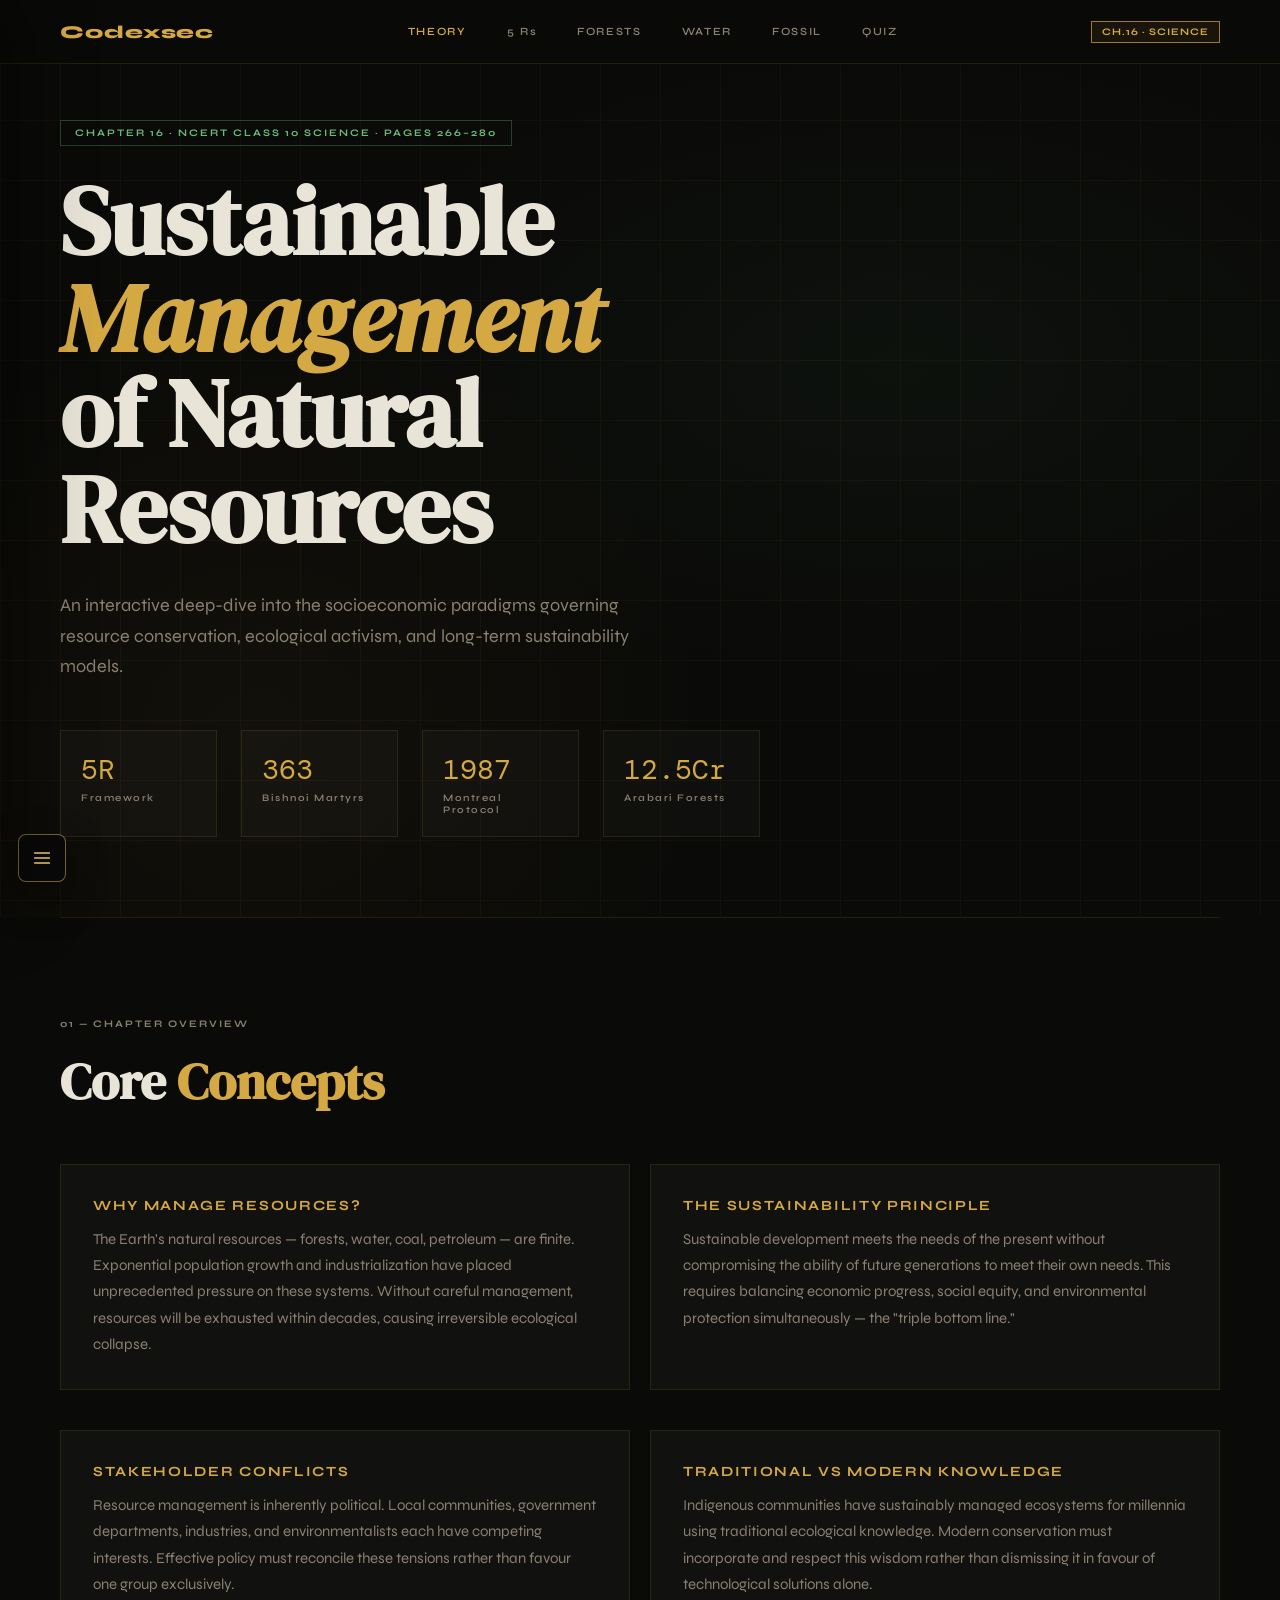
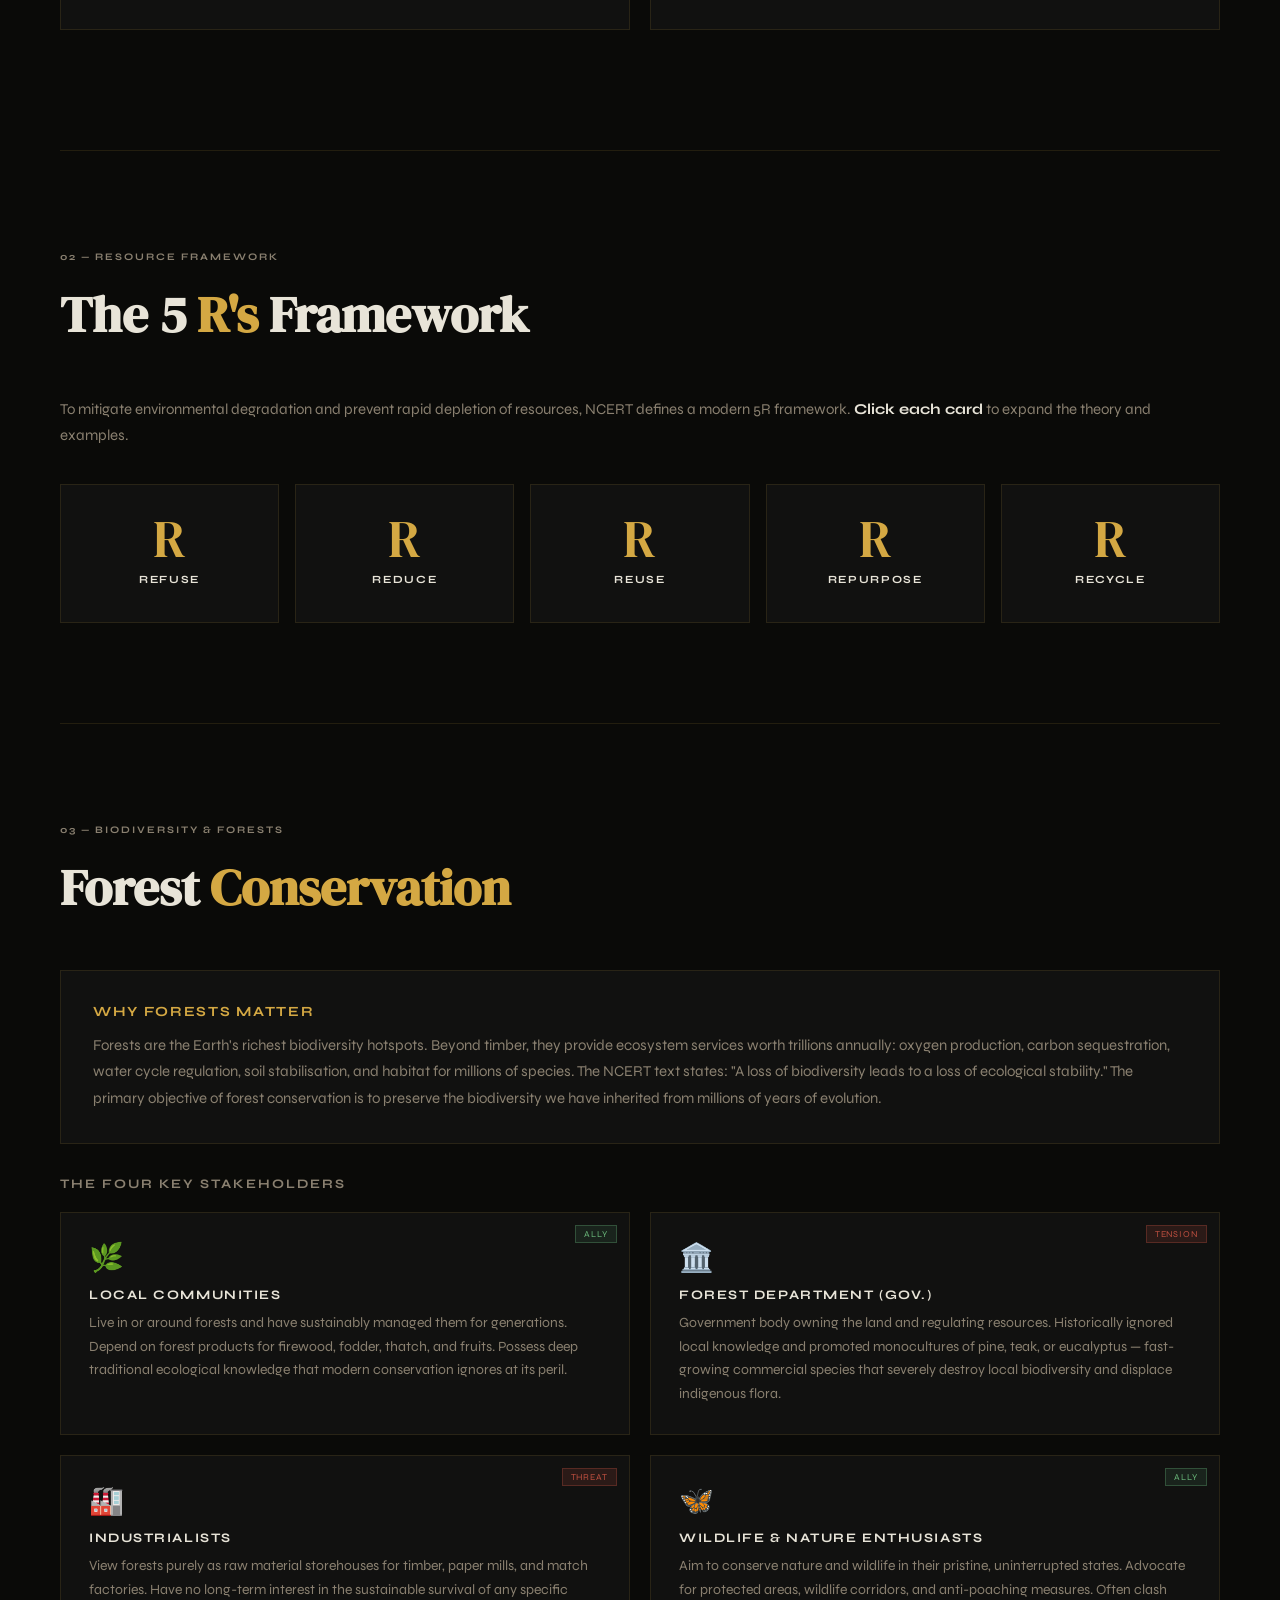
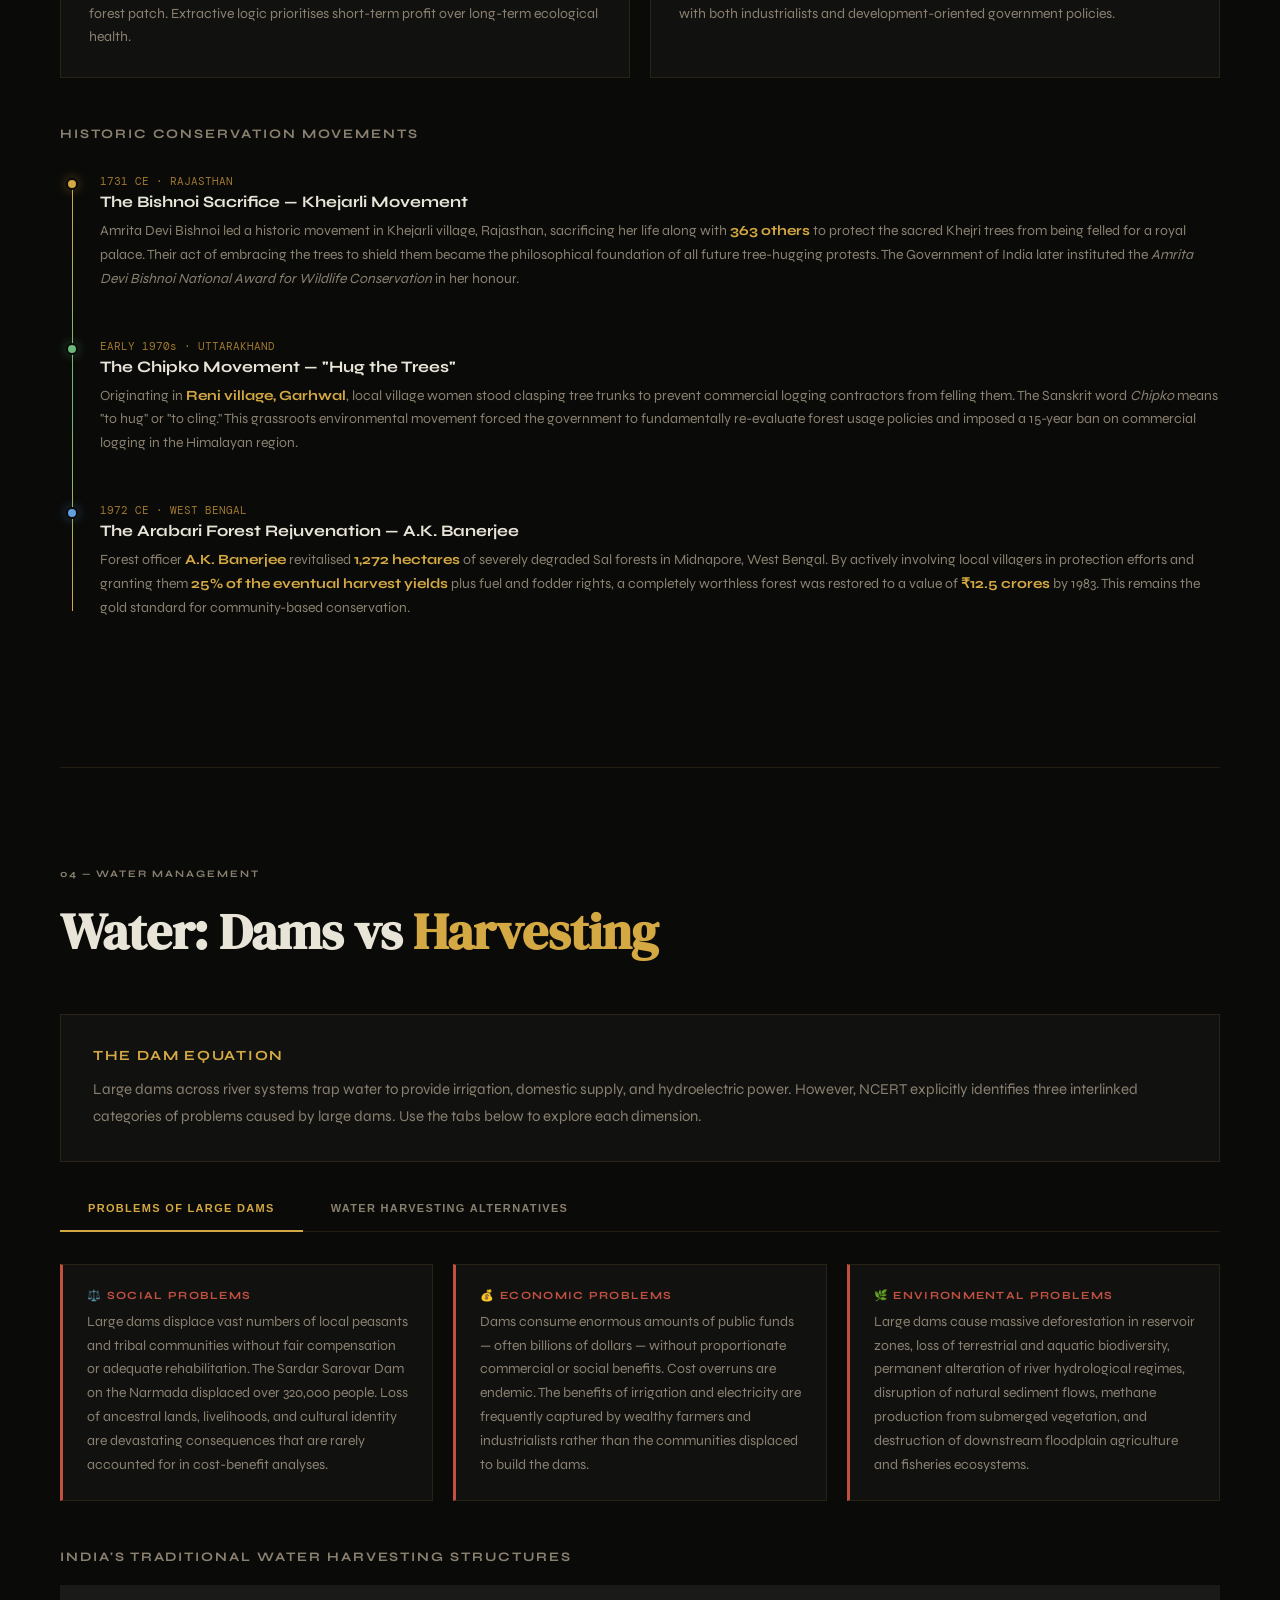
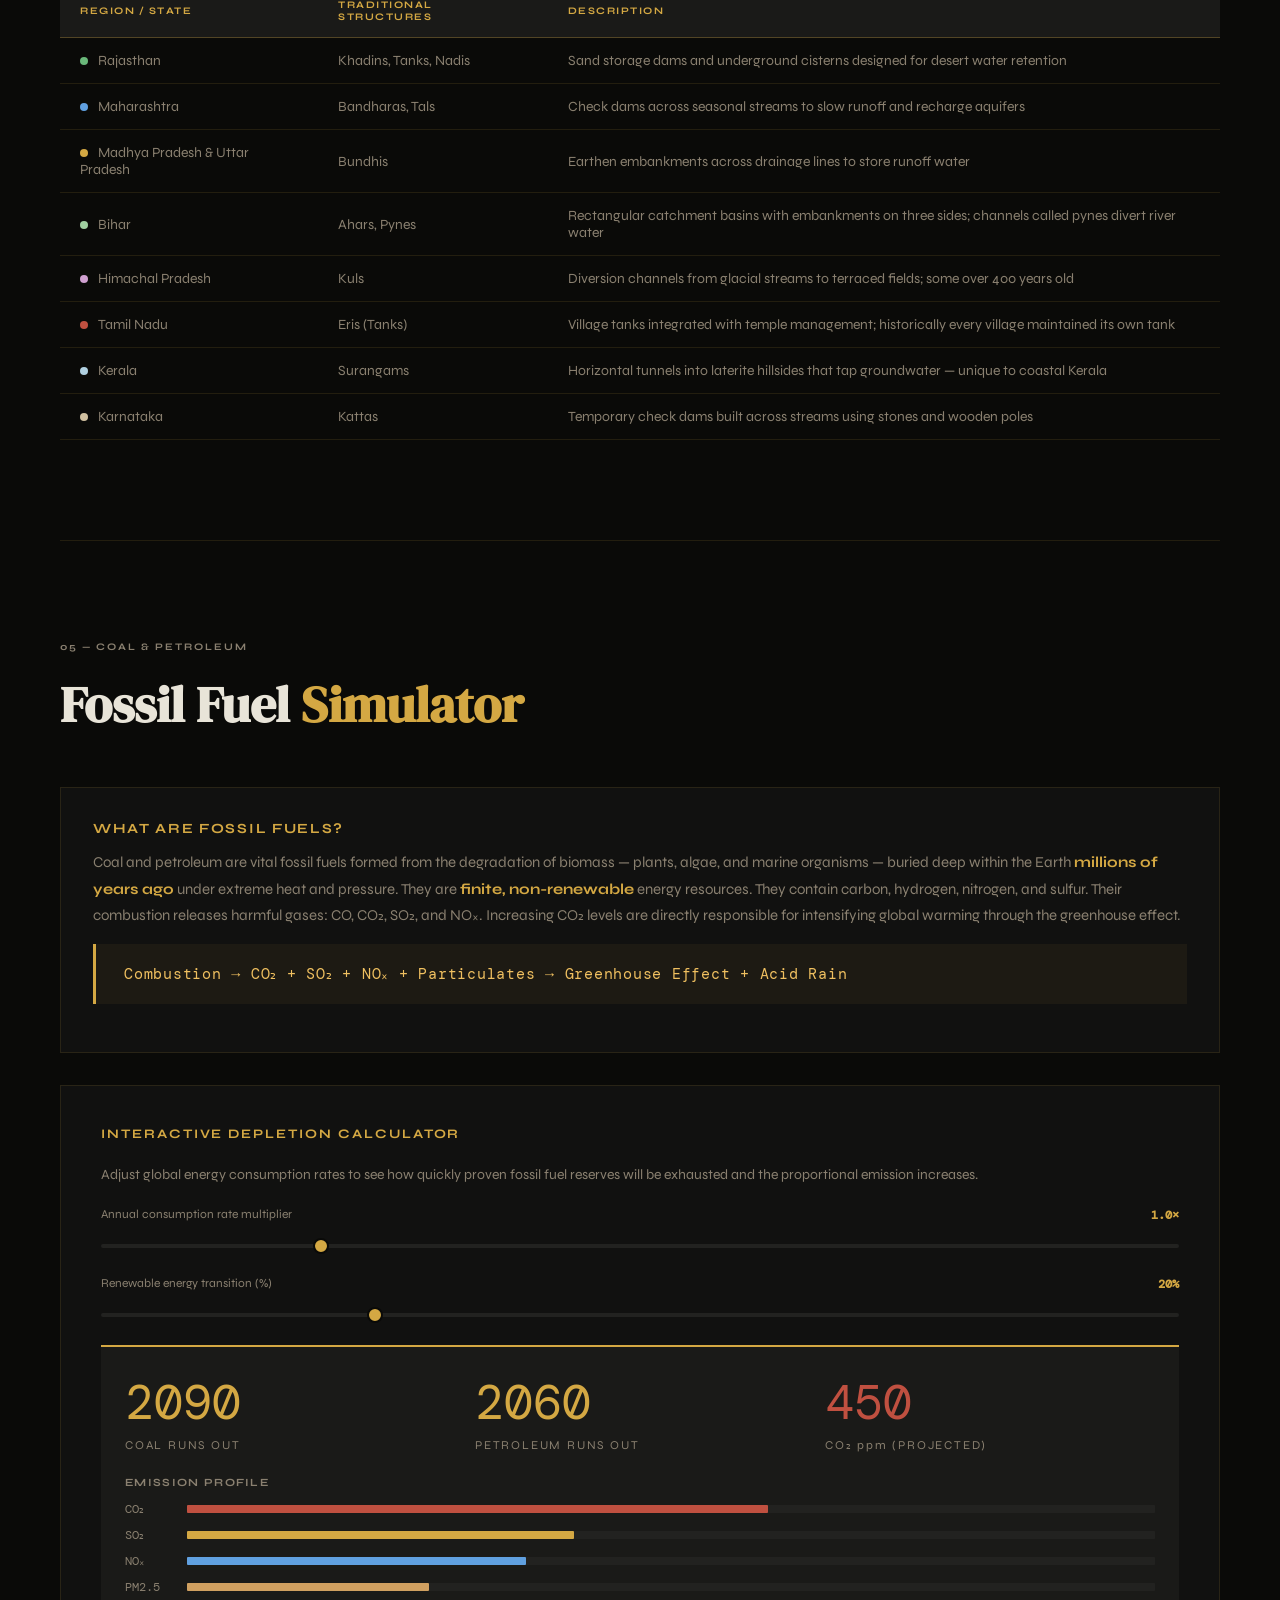
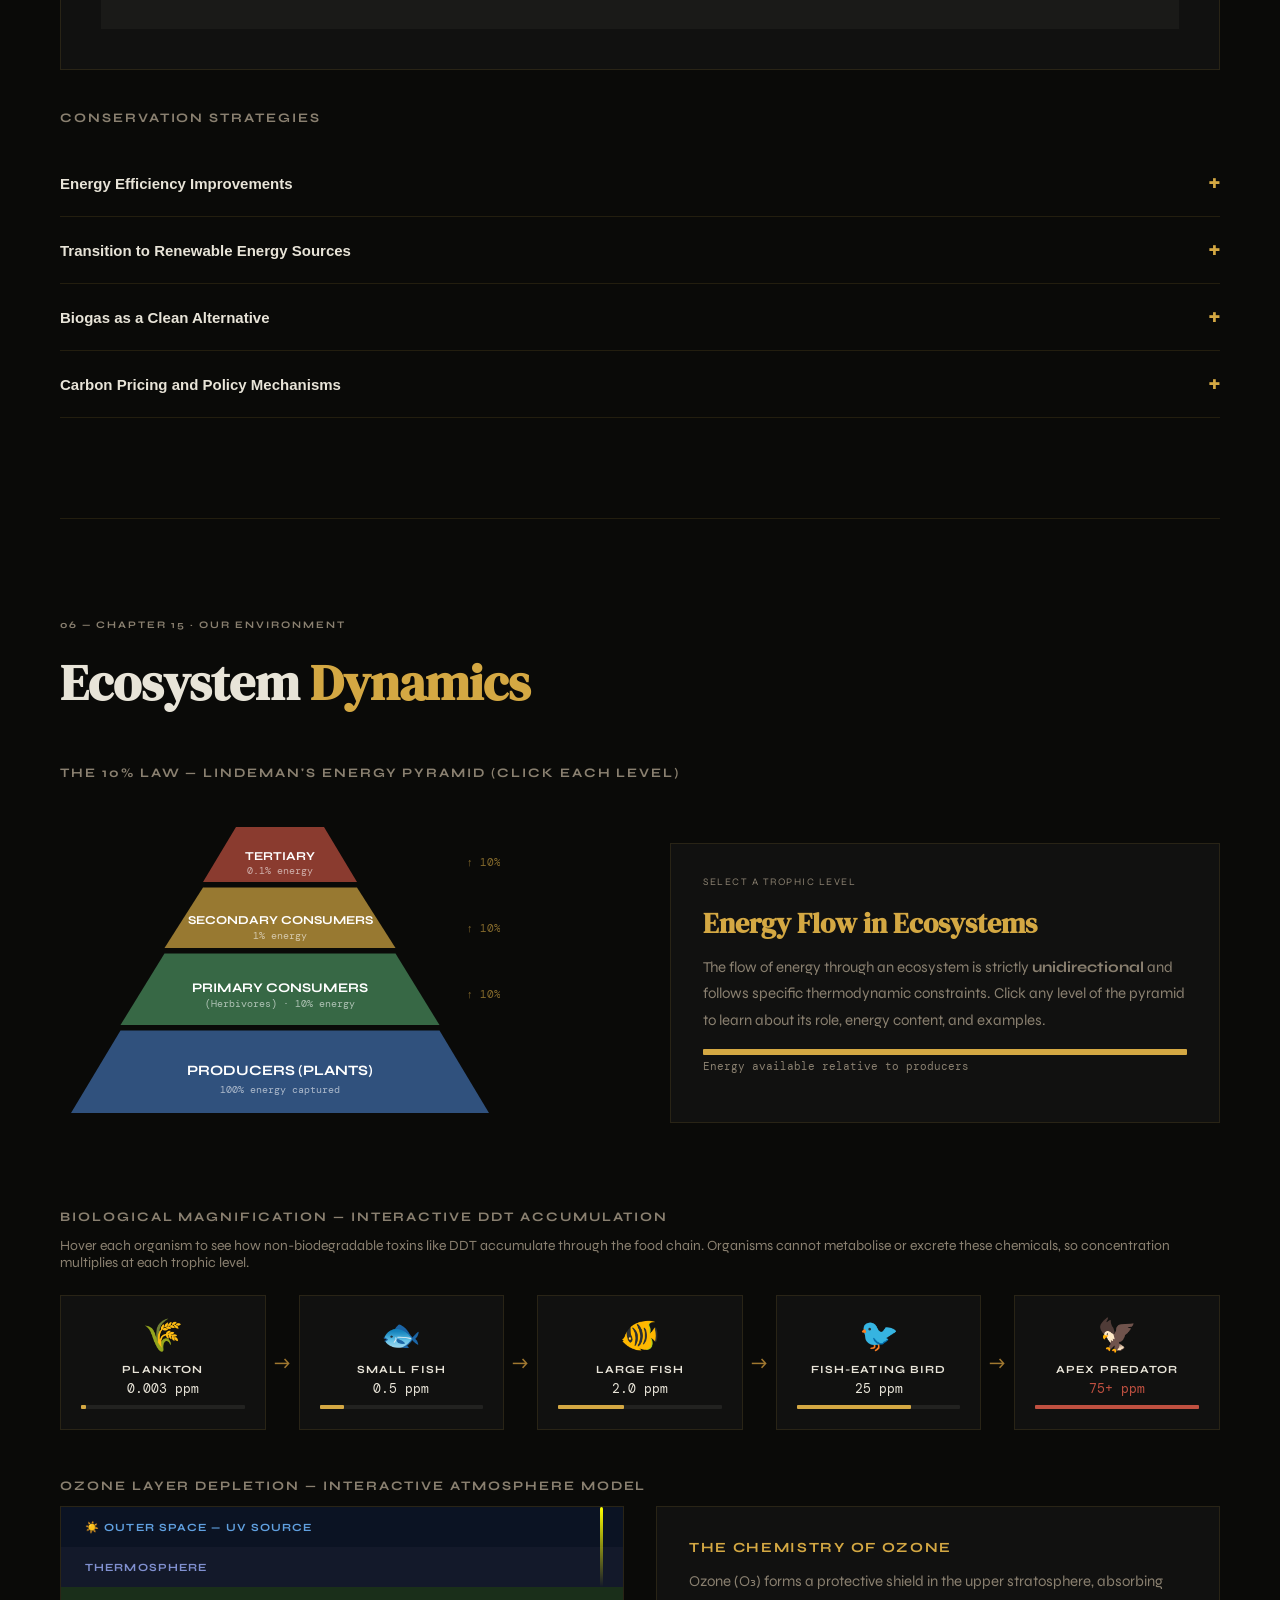
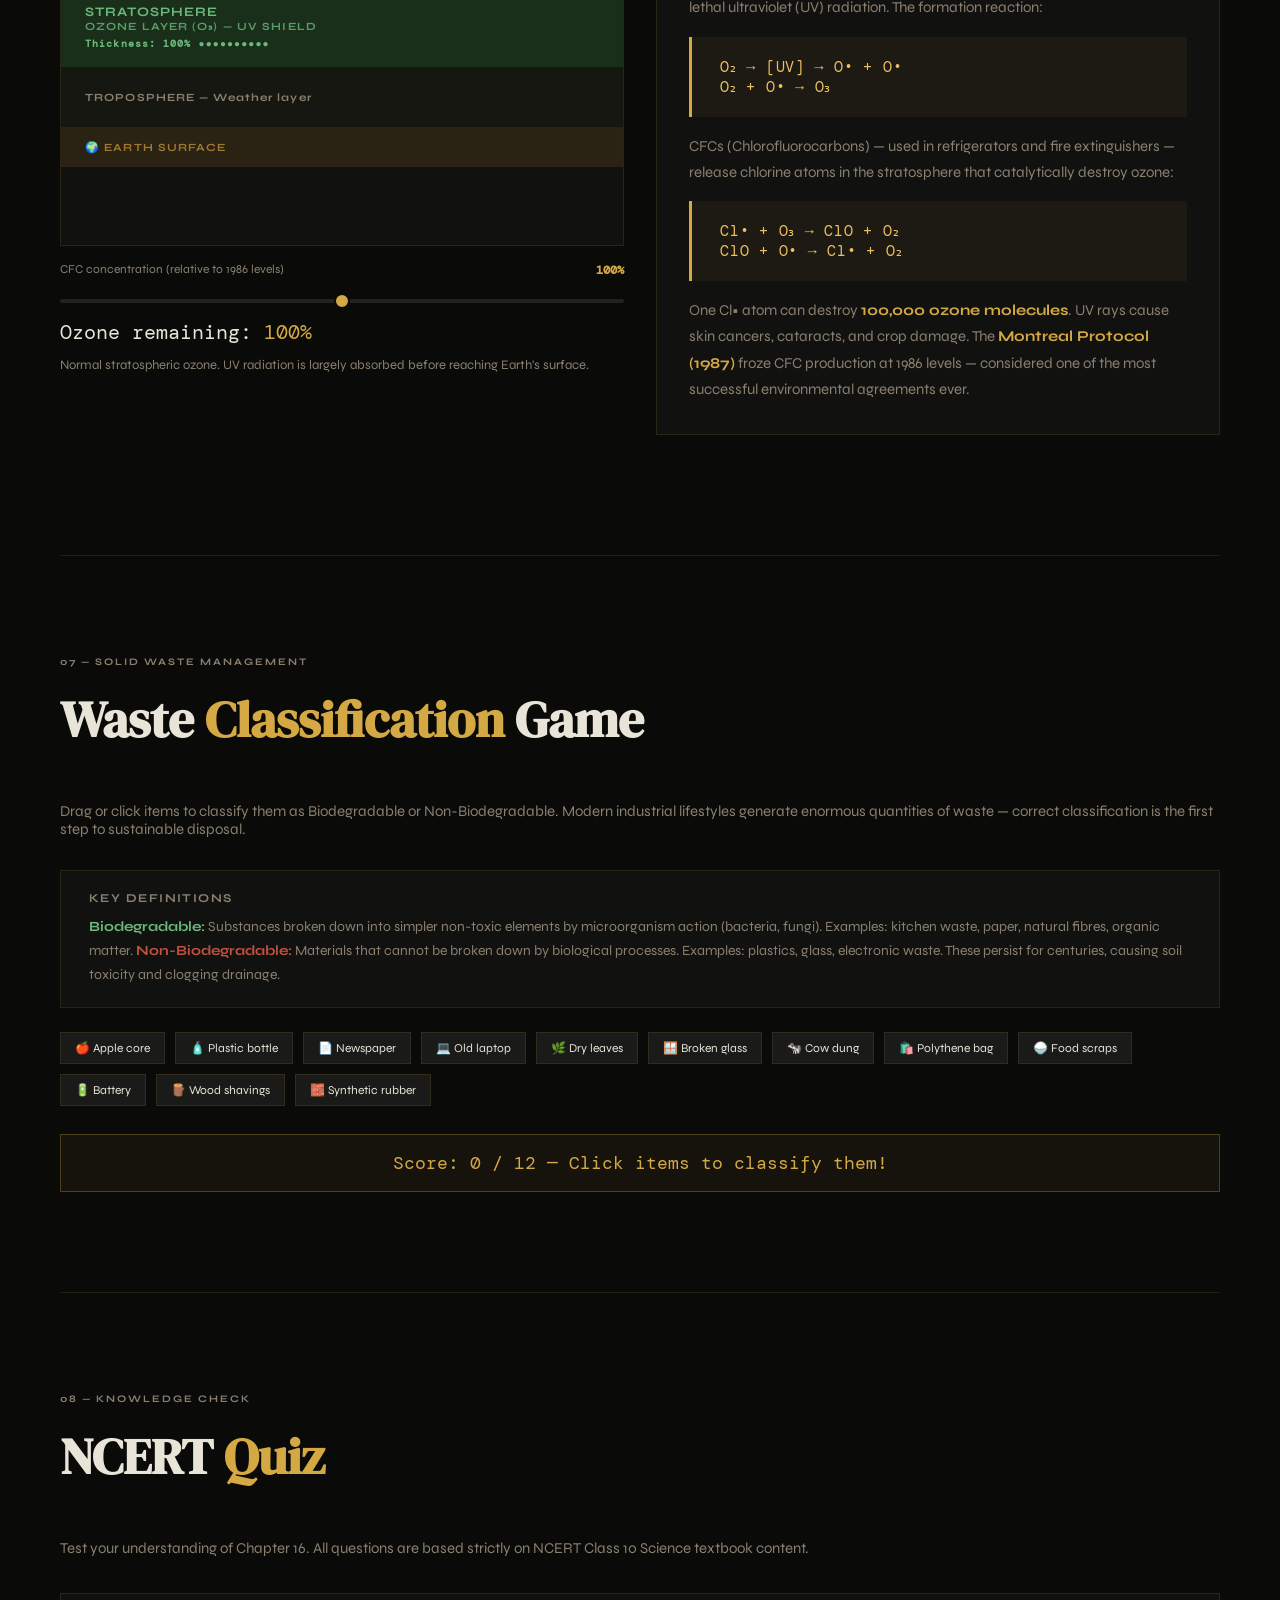
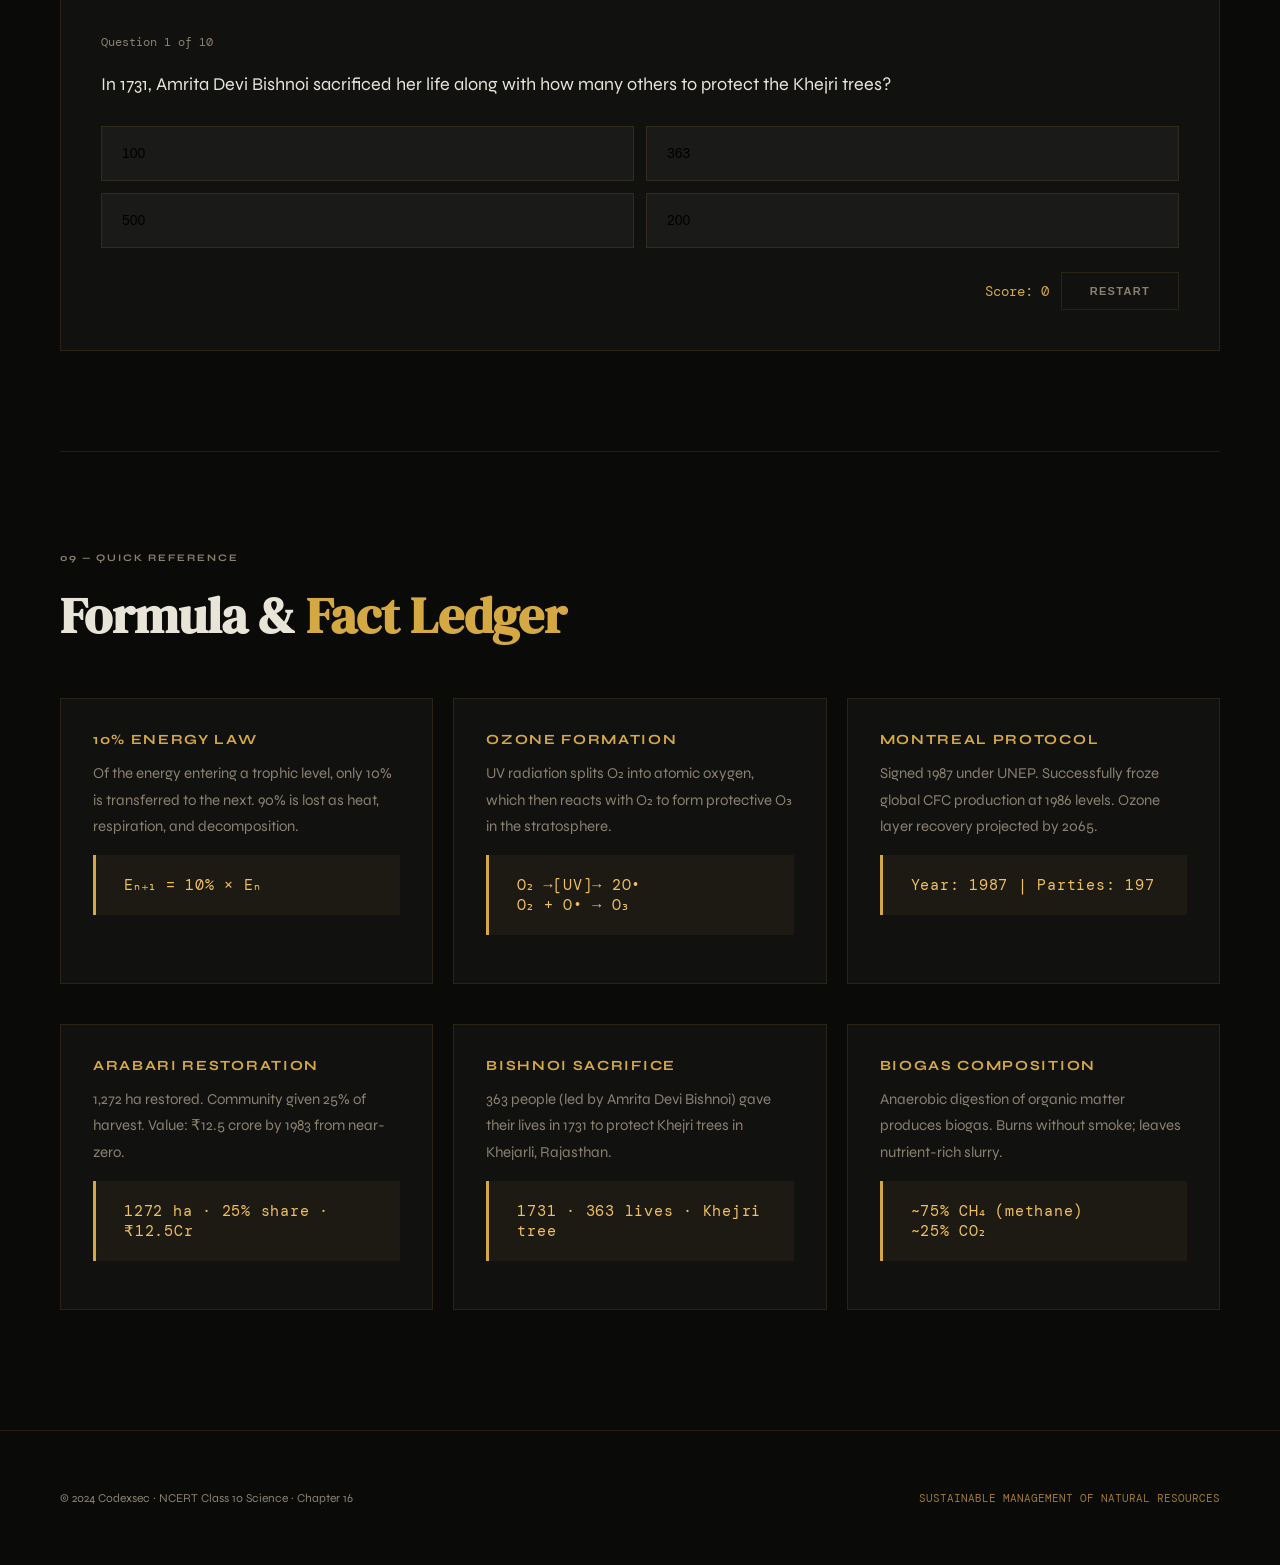
<file: sustainability_enhanced.html>
<!DOCTYPE html>
<html class="dark" lang="en">
<head>
<meta charset="utf-8"/>
<meta content="width=device-width, initial-scale=1.0" name="viewport"/>
<title>Ch.16 — Sustainable Management of Natural Resources | Codexsec</title>
<link href="https://fonts.googleapis.com" rel="preconnect"/>
<link crossorigin="" href="https://fonts.gstatic.com" rel="preconnect"/>
<link href="https://fonts.googleapis.com/css2?family=Syne:wght@400;500;600;700;800&family=DM+Serif+Display:ital@0;1&family=DM+Mono:wght@400;500&display=swap" rel="stylesheet"/>
<link href="https://fonts.googleapis.com/css2?family=Material+Symbols+Outlined:wght,FILL@100..700,0..1&display=swap" rel="stylesheet"/>
<style>
:root {
  --bg: #0a0a08;
  --surface: #111110;
  --surface-2: #1a1a18;
  --surface-3: #222220;
  --gold: #d4a843;
  --gold-dim: #a07830;
  --gold-bright: #f0c060;
  --green: #4a9060;
  --green-bright: #6ab87a;
  --red: #c05040;
  --blue: #4070b0;
  --blue-bright: #60a0e0;
  --text: #e8e4d8;
  --text-dim: #8a8070;
  --border: rgba(212,168,67,0.12);
  --border-bright: rgba(212,168,67,0.3);
}

* { box-sizing: border-box; margin: 0; padding: 0; }

html { scroll-behavior: smooth; }

body {
  background: var(--bg);
  color: var(--text);
  font-family: 'Syne', sans-serif;
  overflow-x: hidden;
}

/* ── SCROLLBAR ── */
::-webkit-scrollbar { width: 4px; }
::-webkit-scrollbar-track { background: var(--bg); }
::-webkit-scrollbar-thumb { background: var(--gold-dim); border-radius: 2px; }

/* ── NAV ── */
nav {
  position: fixed; top: 0; width: 100%; z-index: 100;
  background: rgba(10,10,8,0.85); backdrop-filter: blur(20px);
  border-bottom: 1px solid var(--border);
  padding: 0 60px; height: 64px;
  display: flex; align-items: center; justify-content: space-between;
}
.nav-brand { font-size: 18px; font-weight: 800; color: var(--gold); letter-spacing: 0.05em; }
.nav-links { display: flex; gap: 40px; }
.nav-links a { font-size: 11px; letter-spacing: 0.15em; font-weight: 600; color: var(--text-dim); text-decoration: none; transition: color 0.2s; }
.nav-links a:hover, .nav-links a.active { color: var(--gold); }
.nav-badge {
  font-size: 10px; font-weight: 700; letter-spacing: 0.1em;
  padding: 4px 10px; border: 1px solid var(--gold-dim);
  color: var(--gold); background: rgba(212,168,67,0.08);
}

/* ── HERO ── */
.hero {
  min-height: 100vh; display: flex; flex-direction: column; justify-content: center;
  padding: 120px 60px 80px;
  position: relative; overflow: hidden;
}
.hero-bg {
  position: absolute; inset: 0; z-index: 0;
  background: radial-gradient(ellipse 80% 60% at 70% 40%, rgba(74,144,96,0.06) 0%, transparent 60%),
              radial-gradient(ellipse 60% 80% at 20% 80%, rgba(212,168,67,0.04) 0%, transparent 60%);
}
.hero-grid {
  position: absolute; inset: 0; z-index: 0; opacity: 0.04;
  background-image: linear-gradient(var(--gold) 1px, transparent 1px),
                    linear-gradient(90deg, var(--gold) 1px, transparent 1px);
  background-size: 60px 60px;
}
.hero-content { position: relative; z-index: 1; max-width: 900px; }
.chapter-tag {
  font-size: 10px; letter-spacing: 0.2em; font-weight: 700; color: var(--green-bright);
  border: 1px solid rgba(106,184,122,0.3); padding: 6px 14px; display: inline-block;
  margin-bottom: 28px;
}
.hero h1 {
  font-family: 'DM Serif Display', serif; font-size: clamp(56px, 8vw, 96px);
  line-height: 1; color: var(--text); margin-bottom: 32px;
}
.hero h1 em { font-style: italic; color: var(--gold); }
.hero p { font-size: 18px; line-height: 1.7; color: var(--text-dim); max-width: 600px; margin-bottom: 48px; }
.hero-stats {
  display: grid; grid-template-columns: repeat(4, 1fr); gap: 24px; max-width: 700px;
}
.stat-card {
  padding: 20px; border: 1px solid var(--border);
  background: rgba(255,255,255,0.02);
}
.stat-card .num {
  font-family: 'DM Mono', monospace; font-size: 28px; color: var(--gold); margin-bottom: 4px;
}
.stat-card .label { font-size: 10px; letter-spacing: 0.15em; color: var(--text-dim); font-weight: 600; }

/* ── SECTION COMMON ── */
section { padding: 100px 60px; max-width: 1300px; margin: 0 auto; }
.section-tag { font-size: 10px; letter-spacing: 0.2em; font-weight: 700; color: var(--text-dim); margin-bottom: 16px; display: block; }
.section-title { font-family: 'DM Serif Display', serif; font-size: clamp(36px, 4vw, 52px); color: var(--text); margin-bottom: 48px; }
.section-title span { color: var(--gold); }

/* ── DIVIDER ── */
.divider { border: none; border-top: 1px solid var(--border); margin: 0 60px; }

/* ── THEORY CARD ── */
.theory-card {
  padding: 32px; border: 1px solid var(--border);
  background: var(--surface); margin-bottom: 20px;
  transition: border-color 0.3s;
}
.theory-card:hover { border-color: var(--border-bright); }
.theory-card h3 { font-size: 14px; letter-spacing: 0.12em; font-weight: 700; color: var(--gold); margin-bottom: 12px; }
.theory-card p { font-size: 15px; line-height: 1.75; color: var(--text-dim); }
.theory-card ul { list-style: none; margin-top: 12px; }
.theory-card ul li { font-size: 15px; line-height: 1.75; color: var(--text-dim); padding-left: 20px; position: relative; margin-bottom: 6px; }
.theory-card ul li::before { content: '→'; position: absolute; left: 0; color: var(--gold-dim); font-size: 13px; }

/* ── 5Rs INTERACTIVE ── */
.five-r-grid { display: grid; grid-template-columns: repeat(5, 1fr); gap: 16px; }
.r-card {
  padding: 28px 20px; border: 1px solid var(--border);
  background: var(--surface); cursor: pointer; text-align: center;
  transition: all 0.3s; position: relative; overflow: hidden;
}
.r-card::before {
  content: ''; position: absolute; bottom: 0; left: 0; right: 0; height: 2px;
  background: var(--gold); transform: scaleX(0); transition: transform 0.3s;
}
.r-card:hover { background: var(--surface-2); border-color: var(--gold-dim); }
.r-card:hover::before { transform: scaleX(1); }
.r-card.active { background: rgba(212,168,67,0.08); border-color: var(--gold); }
.r-card.active::before { transform: scaleX(1); }
.r-letter { font-family: 'DM Serif Display', serif; font-size: 52px; color: var(--gold); line-height: 1; margin-bottom: 8px; }
.r-word { font-size: 11px; letter-spacing: 0.15em; font-weight: 700; color: var(--text); margin-bottom: 8px; }
.r-detail { font-size: 13px; line-height: 1.6; color: var(--text-dim); display: none; }
.r-card.active .r-detail { display: block; }

/* ── ENERGY PYRAMID INTERACTIVE ── */
.pyramid-wrap { display: grid; grid-template-columns: 1fr 1fr; gap: 60px; align-items: center; }
.pyramid-svg-wrap { position: relative; }
.pyramid-level {
  cursor: pointer; transition: all 0.2s;
}
.pyramid-level:hover rect, .pyramid-level.active rect { opacity: 0.9; }
.pyramid-info {
  padding: 32px; border: 1px solid var(--border); background: var(--surface);
  min-height: 280px;
}
.pyramid-info h3 { font-family: 'DM Serif Display', serif; font-size: 28px; color: var(--gold); margin-bottom: 12px; }
.pyramid-info .level-tag { font-size: 10px; letter-spacing: 0.15em; color: var(--text-dim); margin-bottom: 16px; display: block; }
.pyramid-info p { font-size: 15px; line-height: 1.75; color: var(--text-dim); }
.energy-bar {
  height: 6px; background: var(--surface-3); margin-top: 16px; margin-bottom: 4px; border-radius: 1px;
}
.energy-bar-fill {
  height: 100%; background: var(--gold); border-radius: 1px; transition: width 0.6s ease;
}
.energy-label { font-size: 11px; color: var(--text-dim); font-family: 'DM Mono', monospace; }

/* ── WATER HARVESTING MAP ── */
.map-container { position: relative; width: 100%; }
.map-table {
  width: 100%; border-collapse: collapse; font-size: 14px;
}
.map-table th {
  padding: 14px 20px; text-align: left; background: var(--surface-2);
  font-size: 10px; letter-spacing: 0.15em; font-weight: 700; color: var(--gold);
  border-bottom: 1px solid var(--border-bright);
}
.map-table td {
  padding: 14px 20px; border-bottom: 1px solid var(--border);
  color: var(--text-dim); font-size: 14px;
}
.map-table tr:hover td { background: rgba(212,168,67,0.04); color: var(--text); }
.region-dot {
  display: inline-block; width: 8px; height: 8px; border-radius: 50%;
  background: var(--green-bright); margin-right: 10px;
}

/* ── DAM DILEMMA INTERACTIVE ── */
.dilemma-tabs { display: flex; gap: 0; border-bottom: 1px solid var(--border); margin-bottom: 32px; }
.dilemma-tab {
  padding: 16px 28px; font-size: 11px; letter-spacing: 0.12em; font-weight: 700;
  cursor: pointer; border-bottom: 2px solid transparent; margin-bottom: -1px;
  color: var(--text-dim); transition: all 0.2s; background: none; border: none; border-bottom: 2px solid transparent;
}
.dilemma-tab.active { color: var(--gold); border-bottom-color: var(--gold); }
.dilemma-panel { display: none; }
.dilemma-panel.active { display: grid; grid-template-columns: repeat(3, 1fr); gap: 20px; }
.dilemma-item {
  padding: 24px; border: 1px solid var(--border); background: var(--surface);
}
.dilemma-item.bad { border-left: 3px solid var(--red); }
.dilemma-item.good { border-left: 3px solid var(--green-bright); }
.dilemma-item h4 { font-size: 11px; letter-spacing: 0.12em; font-weight: 700; margin-bottom: 8px; }
.dilemma-item.bad h4 { color: var(--red); }
.dilemma-item.good h4 { color: var(--green-bright); }
.dilemma-item p { font-size: 14px; line-height: 1.7; color: var(--text-dim); }

/* ── FOSSIL FUEL COUNTDOWN ── */
.fuel-simulator {
  padding: 40px; border: 1px solid var(--border); background: var(--surface);
}
.slider-wrap { margin: 24px 0; }
.slider-label { display: flex; justify-content: space-between; font-size: 12px; margin-bottom: 10px; color: var(--text-dim); }
.slider-label strong { color: var(--gold); font-family: 'DM Mono', monospace; }
input[type=range] {
  width: 100%; height: 4px; appearance: none;
  background: var(--surface-3); border-radius: 2px; outline: none; cursor: pointer;
}
input[type=range]::-webkit-slider-thumb {
  appearance: none; width: 16px; height: 16px; border-radius: 50%;
  background: var(--gold); cursor: pointer; border: 2px solid var(--bg);
}
.fuel-result {
  margin-top: 24px; padding: 24px; background: var(--surface-2); border-top: 2px solid var(--gold);
}
.fuel-result .depletion { font-family: 'DM Mono', monospace; font-size: 48px; color: var(--gold); }
.fuel-result .depletion-label { font-size: 12px; letter-spacing: 0.15em; color: var(--text-dim); margin-top: 4px; }
.emission-bars { margin-top: 20px; }
.emission-row { display: flex; align-items: center; gap: 12px; margin-bottom: 10px; }
.emission-label { font-size: 12px; width: 50px; color: var(--text-dim); font-family: 'DM Mono', monospace; }
.emission-track { flex: 1; height: 8px; background: var(--surface-3); border-radius: 1px; }
.emission-fill { height: 100%; border-radius: 1px; transition: width 0.4s ease; }

/* ── STAKEHOLDERS WHEEL ── */
.stakeholders-grid { display: grid; grid-template-columns: repeat(2, 1fr); gap: 20px; }
.stakeholder-card {
  padding: 28px; border: 1px solid var(--border); background: var(--surface);
  cursor: pointer; transition: all 0.3s; position: relative;
}
.stakeholder-card:hover { border-color: var(--border-bright); background: var(--surface-2); }
.stakeholder-icon { font-size: 28px; margin-bottom: 12px; }
.stakeholder-card h3 { font-size: 13px; letter-spacing: 0.12em; font-weight: 700; color: var(--text); margin-bottom: 8px; }
.stakeholder-card p { font-size: 14px; line-height: 1.7; color: var(--text-dim); }
.stakeholder-card .conflict-badge {
  position: absolute; top: 12px; right: 12px;
  font-size: 9px; letter-spacing: 0.1em; padding: 3px 8px;
  background: rgba(192,80,64,0.15); border: 1px solid rgba(192,80,64,0.3); color: var(--red);
}
.stakeholder-card .harmony-badge {
  position: absolute; top: 12px; right: 12px;
  font-size: 9px; letter-spacing: 0.1em; padding: 3px 8px;
  background: rgba(74,144,96,0.15); border: 1px solid rgba(106,184,122,0.3); color: var(--green-bright);
}

/* ── CONSERVATION TIMELINE ── */
.timeline { position: relative; padding-left: 40px; }
.timeline::before {
  content: ''; position: absolute; left: 12px; top: 8px; bottom: 8px;
  width: 1px; background: linear-gradient(to bottom, var(--gold), var(--green-bright), var(--gold));
}
.timeline-item { position: relative; margin-bottom: 48px; }
.timeline-dot {
  position: absolute; left: -34px; top: 4px;
  width: 12px; height: 12px; border-radius: 50%;
  background: var(--gold); border: 2px solid var(--bg);
  box-shadow: 0 0 12px rgba(212,168,67,0.4);
}
.timeline-year { font-family: 'DM Mono', monospace; font-size: 11px; color: var(--gold-dim); margin-bottom: 4px; }
.timeline-item h3 { font-size: 16px; font-weight: 700; color: var(--text); margin-bottom: 8px; }
.timeline-item p { font-size: 14px; line-height: 1.7; color: var(--text-dim); }

/* ── BIODEGRADABLE QUIZ ── */
.waste-sorter { display: grid; grid-template-columns: 1fr 1fr; gap: 24px; }
.waste-zone {
  min-height: 200px; padding: 24px; border: 2px dashed var(--border);
  transition: border-color 0.3s;
}
.waste-zone h3 { font-size: 11px; letter-spacing: 0.15em; font-weight: 700; margin-bottom: 16px; }
.waste-zone.bio h3 { color: var(--green-bright); }
.waste-zone.non-bio h3 { color: var(--red); }
.waste-items { display: flex; flex-wrap: wrap; gap: 8px; }
.waste-item {
  padding: 8px 14px; background: var(--surface-2); border: 1px solid var(--border);
  font-size: 12px; cursor: grab; transition: all 0.2s; user-select: none;
}
.waste-item:hover { border-color: var(--gold-dim); background: var(--surface-3); }
.waste-item.correct-bio { background: rgba(74,144,96,0.2); border-color: var(--green-bright); color: var(--green-bright); }
.waste-item.correct-non { background: rgba(192,80,64,0.2); border-color: var(--red); color: var(--red); }
.waste-item.wrong { background: rgba(192,80,64,0.3); border-color: var(--red); animation: shake 0.3s; }
@keyframes shake { 0%,100%{transform:translateX(0)} 25%{transform:translateX(-6px)} 75%{transform:translateX(6px)} }
.waste-score { text-align: center; margin-top: 20px; font-family: 'DM Mono', monospace; font-size: 20px; color: var(--gold); }

/* ── FORMULA CARD ── */
.formula-box {
  padding: 20px 28px; border-left: 3px solid var(--gold);
  background: rgba(212,168,67,0.06); font-family: 'DM Mono', monospace;
  font-size: 15px; color: var(--gold-bright); letter-spacing: 0.05em; margin: 16px 0;
}

/* ── TOGGLE ACCORDION ── */
.accordion-item { border-bottom: 1px solid var(--border); }
.accordion-btn {
  width: 100%; padding: 20px 0; display: flex; justify-content: space-between; align-items: center;
  background: none; border: none; cursor: pointer; color: var(--text); text-align: left;
}
.accordion-btn span { font-size: 15px; font-weight: 600; }
.accordion-btn .icon { color: var(--gold); transition: transform 0.3s; font-size: 20px; font-family: 'DM Mono', monospace; }
.accordion-btn.open .icon { transform: rotate(45deg); }
.accordion-body { padding: 0 0 20px; font-size: 14px; line-height: 1.8; color: var(--text-dim); display: none; }
.accordion-body.open { display: block; }

/* ── QUIZ SECTION ── */
.quiz-card { padding: 40px; border: 1px solid var(--border); background: var(--surface); }
.quiz-q { font-size: 18px; line-height: 1.6; margin-bottom: 28px; }
.quiz-options { display: grid; grid-template-columns: 1fr 1fr; gap: 12px; }
.quiz-option {
  padding: 16px 20px; border: 1px solid var(--border); background: var(--surface-2);
  cursor: pointer; font-size: 14px; line-height: 1.5; transition: all 0.2s; text-align: left;
}
.quiz-option:hover { border-color: var(--gold-dim); background: var(--surface-3); }
.quiz-option.correct { background: rgba(74,144,96,0.2); border-color: var(--green-bright); color: var(--green-bright); }
.quiz-option.wrong { background: rgba(192,80,64,0.2); border-color: var(--red); color: var(--red); }
.quiz-feedback { margin-top: 20px; padding: 16px 20px; font-size: 14px; line-height: 1.7; display: none; }
.quiz-feedback.show { display: block; }
.quiz-feedback.correct-fb { background: rgba(74,144,96,0.1); border-left: 3px solid var(--green-bright); color: var(--text); }
.quiz-feedback.wrong-fb { background: rgba(192,80,64,0.1); border-left: 3px solid var(--red); color: var(--text); }
.quiz-nav { display: flex; gap: 12px; margin-top: 24px; justify-content: flex-end; }
.btn-primary {
  padding: 12px 28px; background: var(--gold); color: var(--bg);
  font-size: 11px; letter-spacing: 0.12em; font-weight: 700; cursor: pointer;
  border: none; transition: all 0.2s;
}
.btn-primary:hover { background: var(--gold-bright); }
.btn-secondary {
  padding: 12px 28px; background: none; border: 1px solid var(--border); color: var(--text-dim);
  font-size: 11px; letter-spacing: 0.12em; font-weight: 700; cursor: pointer; transition: all 0.2s;
}
.btn-secondary:hover { border-color: var(--gold-dim); color: var(--text); }
.quiz-counter { font-family: 'DM Mono', monospace; font-size: 12px; color: var(--text-dim); margin-bottom: 20px; }

/* ── OZONE INTERACTIVE ── */
.ozone-diagram { position: relative; width: 100%; height: 340px; background: var(--surface); border: 1px solid var(--border); overflow: hidden; }
.ozone-layer {
  position: absolute; width: 100%; left: 0; height: 40px;
  display: flex; align-items: center; padding: 0 24px;
  font-size: 11px; letter-spacing: 0.1em; font-weight: 700; transition: all 0.5s;
}
.layer-space { top: 0; background: rgba(10,20,40,0.8); color: var(--blue-bright); }
.layer-thermo { top: 40px; background: rgba(20,30,60,0.6); color: #8090d0; }
.layer-strato { top: 80px; background: rgba(30,60,30,0.7); color: var(--green-bright); height: 80px; align-items: center; }
.layer-tropo { top: 160px; background: rgba(30,30,20,0.5); color: var(--text-dim); height: 60px; }
.layer-earth { top: 220px; background: rgba(80,60,20,0.4); color: var(--gold-dim); }
.layer-sun-ray {
  position: absolute; right: 20px; top: 0; width: 3px; background: linear-gradient(to bottom, #ffff00, transparent);
  transition: height 0.5s ease; border-radius: 2px;
}
.ozone-controls { display: flex; gap: 16px; margin-top: 16px; align-items: center; flex-wrap: wrap; }
.ozone-status { 
  font-family: 'DM Mono', monospace; font-size: 20px; margin: 12px 0; 
}
.ozone-status .val { color: var(--gold); }

/* ── BIOMAGNIFICATION ── */
.biom-chain { display: flex; align-items: center; gap: 0; flex-wrap: wrap; }
.biom-level {
  text-align: center; padding: 20px; border: 1px solid var(--border);
  background: var(--surface); flex: 1; min-width: 100px; cursor: pointer;
  transition: all 0.3s; position: relative;
}
.biom-level:hover { border-color: var(--border-bright); }
.biom-arrow { padding: 0 8px; color: var(--gold-dim); font-size: 20px; flex-shrink: 0; }
.biom-icon { font-size: 32px; margin-bottom: 8px; }
.biom-name { font-size: 11px; letter-spacing: 0.1em; font-weight: 700; color: var(--text); margin-bottom: 4px; }
.biom-conc { font-family: 'DM Mono', monospace; font-size: 13px; transition: color 0.3s; }
.biom-bar { width: 100%; height: 4px; background: var(--surface-3); margin-top: 8px; border-radius: 1px; }
.biom-fill { height: 100%; border-radius: 1px; background: var(--gold); transition: width 0.5s; }

/* ── SCROLL REVEAL ── */
.reveal { opacity: 0; transform: translateY(30px); transition: opacity 0.8s, transform 0.8s; }
.reveal.visible { opacity: 1; transform: translateY(0); }

/* ── FOOTER ── */
footer {
  border-top: 1px solid var(--border); padding: 60px;
  display: flex; justify-content: space-between; align-items: center;
  font-size: 12px; color: var(--text-dim);
}

/* ── RESPONSIVE ── */
@media (max-width: 900px) {
  nav, section, .hero { padding-left: 24px; padding-right: 24px; }
  .hero-stats { grid-template-columns: repeat(2, 1fr); }
  .five-r-grid { grid-template-columns: repeat(2, 1fr); }
  .pyramid-wrap { grid-template-columns: 1fr; }
  .dilemma-panel.active { grid-template-columns: 1fr; }
  .stakeholders-grid { grid-template-columns: 1fr; }
  .quiz-options { grid-template-columns: 1fr; }
  .waste-sorter { grid-template-columns: 1fr; }
  .biom-chain { flex-direction: column; }
  .biom-arrow { transform: rotate(90deg); }
  footer { flex-direction: column; gap: 16px; }
}

/* ── PROGRESS ── */
.progress-line {
  position: fixed; top: 64px; left: 0; width: 0%; height: 2px;
  background: linear-gradient(90deg, var(--green), var(--gold)); z-index: 99;
  transition: width 0.1s;
}

.highlight { background: rgba(212,168,67,0.12); padding: 2px 6px; color: var(--gold-bright); }
</style>
<link rel="stylesheet" href="site-nav.css">
</head>
<body>

<div class="progress-line" id="progress"></div>

<!-- NAV -->
<nav>
  <div class="nav-brand">Codexsec</div>
  <div class="nav-links">
    <a href="#theory" class="active">THEORY</a>
    <a href="#five-r">5 Rs</a>
    <a href="#forests">FORESTS</a>
    <a href="#water">WATER</a>
    <a href="#fossil">FOSSIL</a>
    <a href="#quiz">QUIZ</a>
  </div>
  <div class="nav-badge">CH.16 · SCIENCE</div>
</nav>

<!-- HERO -->
<div class="hero">
  <div class="hero-bg"></div>
  <div class="hero-grid"></div>
  <div class="hero-content">
    <div class="chapter-tag">CHAPTER 16 · NCERT CLASS 10 SCIENCE · PAGES 266–280</div>
    <h1>Sustainable<br/><em>Management</em><br/>of Natural<br/>Resources</h1>
    <p>An interactive deep-dive into the socioeconomic paradigms governing resource conservation, ecological activism, and long-term sustainability models.</p>
    <div class="hero-stats">
      <div class="stat-card">
        <div class="num">5R</div>
        <div class="label">Framework</div>
      </div>
      <div class="stat-card">
        <div class="num">363</div>
        <div class="label">Bishnoi Martyrs</div>
      </div>
      <div class="stat-card">
        <div class="num">1987</div>
        <div class="label">Montreal Protocol</div>
      </div>
      <div class="stat-card">
        <div class="num">12.5Cr</div>
        <div class="label">Arabari Forests</div>
      </div>
    </div>
  </div>
</div>

<hr class="divider"/>

<!-- THEORY OVERVIEW -->
<section id="theory" class="reveal">
  <span class="section-tag">01 — CHAPTER OVERVIEW</span>
  <h2 class="section-title">Core <span>Concepts</span></h2>
  <div style="display:grid;grid-template-columns:1fr 1fr;gap:20px;">
    <div class="theory-card">
      <h3>WHY MANAGE RESOURCES?</h3>
      <p>The Earth's natural resources — forests, water, coal, petroleum — are finite. Exponential population growth and industrialization have placed unprecedented pressure on these systems. Without careful management, resources will be exhausted within decades, causing irreversible ecological collapse.</p>
    </div>
    <div class="theory-card">
      <h3>THE SUSTAINABILITY PRINCIPLE</h3>
      <p>Sustainable development meets the needs of the present without compromising the ability of future generations to meet their own needs. This requires balancing economic progress, social equity, and environmental protection simultaneously — the "triple bottom line."</p>
    </div>
    <div class="theory-card">
      <h3>STAKEHOLDER CONFLICTS</h3>
      <p>Resource management is inherently political. Local communities, government departments, industries, and environmentalists each have competing interests. Effective policy must reconcile these tensions rather than favour one group exclusively.</p>
    </div>
    <div class="theory-card">
      <h3>TRADITIONAL VS MODERN KNOWLEDGE</h3>
      <p>Indigenous communities have sustainably managed ecosystems for millennia using traditional ecological knowledge. Modern conservation must incorporate and respect this wisdom rather than dismissing it in favour of technological solutions alone.</p>
    </div>
  </div>
</section>

<hr class="divider"/>

<!-- 5 Rs SECTION -->
<section id="five-r" class="reveal">
  <span class="section-tag">02 — RESOURCE FRAMEWORK</span>
  <h2 class="section-title">The 5 <span>R's</span> Framework</h2>
  <p style="color:var(--text-dim);margin-bottom:36px;font-size:15px;line-height:1.7;">To mitigate environmental degradation and prevent rapid depletion of resources, NCERT defines a modern 5R framework. <strong style="color:var(--text)">Click each card</strong> to expand the theory and examples.</p>
  <div class="five-r-grid">
    <div class="r-card" onclick="toggleR(this)">
      <div class="r-letter">R</div>
      <div class="r-word">REFUSE</div>
      <div class="r-detail">Say no to items you do not need — especially single-use plastics. Every time you refuse a plastic bag or disposable cutlery, you prevent that material from entering the waste stream. This is the most powerful R because it stops the problem at the source.</div>
    </div>
    <div class="r-card" onclick="toggleR(this)">
      <div class="r-letter">R</div>
      <div class="r-word">REDUCE</div>
      <div class="r-detail">Minimize your consumption rate. Switching off unnecessary lights, fixing leaking taps, using public transport — all reduce the demand on natural resources. Reduced consumption directly lowers extraction pressure on fossil fuels and freshwater reserves.</div>
    </div>
    <div class="r-card" onclick="toggleR(this)">
      <div class="r-letter">R</div>
      <div class="r-word">REUSE</div>
      <div class="r-detail">Use items repeatedly instead of discarding after single use. Glass bottles for storage, cloth bags for shopping, using both sides of paper. Reuse extends the lifecycle of products and delays their entry into the waste stream without the energy cost of recycling.</div>
    </div>
    <div class="r-card" onclick="toggleR(this)">
      <div class="r-letter">R</div>
      <div class="r-word">REPURPOSE</div>
      <div class="r-detail">Modify an item for a new function when it can no longer serve its original purpose. Example: cracked pottery used to grow plants, old tyres as playground swings, worn jeans converted to a bag. Repurposing is creative upcycling that extracts further value from materials.</div>
    </div>
    <div class="r-card" onclick="toggleR(this)">
      <div class="r-letter">R</div>
      <div class="r-word">RECYCLE</div>
      <div class="r-detail">Collect plastic, paper, glass, and metal and process them to manufacture new products. Recycling requires energy but significantly less than extracting raw materials. Aluminium recycling uses 95% less energy than primary production. Organic waste can be composted to create natural fertilizer.</div>
    </div>
  </div>
</section>

<hr class="divider"/>

<!-- FORESTS & BIODIVERSITY -->
<section id="forests" class="reveal">
  <span class="section-tag">03 — BIODIVERSITY & FORESTS</span>
  <h2 class="section-title">Forest <span>Conservation</span></h2>

  <div class="theory-card" style="margin-bottom:32px;">
    <h3>WHY FORESTS MATTER</h3>
    <p>Forests are the Earth's richest biodiversity hotspots. Beyond timber, they provide ecosystem services worth trillions annually: oxygen production, carbon sequestration, water cycle regulation, soil stabilisation, and habitat for millions of species. The NCERT text states: "A loss of biodiversity leads to a loss of ecological stability." The primary objective of forest conservation is to preserve the biodiversity we have inherited from millions of years of evolution.</p>
  </div>

  <!-- STAKEHOLDERS -->
  <h3 style="font-size:13px;letter-spacing:0.15em;color:var(--text-dim);margin-bottom:20px;font-weight:700;">THE FOUR KEY STAKEHOLDERS</h3>
  <div class="stakeholders-grid" style="margin-bottom:48px;">
    <div class="stakeholder-card">
      <div class="stakeholder-icon">🌿</div>
      <div class="harmony-badge">ALLY</div>
      <h3>LOCAL COMMUNITIES</h3>
      <p>Live in or around forests and have sustainably managed them for generations. Depend on forest products for firewood, fodder, thatch, and fruits. Possess deep traditional ecological knowledge that modern conservation ignores at its peril.</p>
    </div>
    <div class="stakeholder-card">
      <div class="stakeholder-icon">🏛️</div>
      <div class="conflict-badge">TENSION</div>
      <h3>FOREST DEPARTMENT (GOV.)</h3>
      <p>Government body owning the land and regulating resources. Historically ignored local knowledge and promoted monocultures of pine, teak, or eucalyptus — fast-growing commercial species that severely destroy local biodiversity and displace indigenous flora.</p>
    </div>
    <div class="stakeholder-card">
      <div class="stakeholder-icon">🏭</div>
      <div class="conflict-badge">THREAT</div>
      <h3>INDUSTRIALISTS</h3>
      <p>View forests purely as raw material storehouses for timber, paper mills, and match factories. Have no long-term interest in the sustainable survival of any specific forest patch. Extractive logic prioritises short-term profit over long-term ecological health.</p>
    </div>
    <div class="stakeholder-card">
      <div class="stakeholder-icon">🦋</div>
      <div class="harmony-badge">ALLY</div>
      <h3>WILDLIFE & NATURE ENTHUSIASTS</h3>
      <p>Aim to conserve nature and wildlife in their pristine, uninterrupted states. Advocate for protected areas, wildlife corridors, and anti-poaching measures. Often clash with both industrialists and development-oriented government policies.</p>
    </div>
  </div>

  <!-- CONSERVATION TIMELINE -->
  <h3 style="font-size:13px;letter-spacing:0.15em;color:var(--text-dim);margin-bottom:32px;font-weight:700;">HISTORIC CONSERVATION MOVEMENTS</h3>
  <div class="timeline">
    <div class="timeline-item">
      <div class="timeline-dot"></div>
      <div class="timeline-year">1731 CE · RAJASTHAN</div>
      <h3>The Bishnoi Sacrifice — Khejarli Movement</h3>
      <p>Amrita Devi Bishnoi led a historic movement in Khejarli village, Rajasthan, sacrificing her life along with <strong style="color:var(--gold)">363 others</strong> to protect the sacred Khejri trees from being felled for a royal palace. Their act of embracing the trees to shield them became the philosophical foundation of all future tree-hugging protests. The Government of India later instituted the <em>Amrita Devi Bishnoi National Award for Wildlife Conservation</em> in her honour.</p>
    </div>
    <div class="timeline-item">
      <div class="timeline-dot" style="background:var(--green-bright);box-shadow:0 0 12px rgba(106,184,122,0.4);"></div>
      <div class="timeline-year">EARLY 1970s · UTTARAKHAND</div>
      <h3>The Chipko Movement — "Hug the Trees"</h3>
      <p>Originating in <strong style="color:var(--gold)">Reni village, Garhwal</strong>, local village women stood clasping tree trunks to prevent commercial logging contractors from felling them. The Sanskrit word <em>Chipko</em> means "to hug" or "to cling." This grassroots environmental movement forced the government to fundamentally re-evaluate forest usage policies and imposed a 15-year ban on commercial logging in the Himalayan region.</p>
    </div>
    <div class="timeline-item">
      <div class="timeline-dot" style="background:var(--blue-bright);box-shadow:0 0 12px rgba(96,160,224,0.4);"></div>
      <div class="timeline-year">1972 CE · WEST BENGAL</div>
      <h3>The Arabari Forest Rejuvenation — A.K. Banerjee</h3>
      <p>Forest officer <strong style="color:var(--gold)">A.K. Banerjee</strong> revitalised <strong style="color:var(--gold)">1,272 hectares</strong> of severely degraded Sal forests in Midnapore, West Bengal. By actively involving local villagers in protection efforts and granting them <strong style="color:var(--gold)">25% of the eventual harvest yields</strong> plus fuel and fodder rights, a completely worthless forest was restored to a value of <strong style="color:var(--gold)">₹12.5 crores</strong> by 1983. This remains the gold standard for community-based conservation.</p>
    </div>
  </div>
</section>

<hr class="divider"/>

<!-- WATER MANAGEMENT -->
<section id="water" class="reveal">
  <span class="section-tag">04 — WATER MANAGEMENT</span>
  <h2 class="section-title">Water: Dams vs <span>Harvesting</span></h2>

  <!-- DAM DILEMMA -->
  <div class="theory-card" style="margin-bottom:24px;">
    <h3>THE DAM EQUATION</h3>
    <p>Large dams across river systems trap water to provide irrigation, domestic supply, and hydroelectric power. However, NCERT explicitly identifies three interlinked categories of problems caused by large dams. Use the tabs below to explore each dimension.</p>
  </div>

  <div class="dilemma-tabs">
    <button class="dilemma-tab active" onclick="switchTab(this,'problems')">PROBLEMS OF LARGE DAMS</button>
    <button class="dilemma-tab" onclick="switchTab(this,'harvesting')">WATER HARVESTING ALTERNATIVES</button>
  </div>

  <div class="dilemma-panel active" id="panel-problems">
    <div class="dilemma-item bad">
      <h4>⚖️ SOCIAL PROBLEMS</h4>
      <p>Large dams displace vast numbers of local peasants and tribal communities without fair compensation or adequate rehabilitation. The Sardar Sarovar Dam on the Narmada displaced over 320,000 people. Loss of ancestral lands, livelihoods, and cultural identity are devastating consequences that are rarely accounted for in cost-benefit analyses.</p>
    </div>
    <div class="dilemma-item bad">
      <h4>💰 ECONOMIC PROBLEMS</h4>
      <p>Dams consume enormous amounts of public funds — often billions of dollars — without proportionate commercial or social benefits. Cost overruns are endemic. The benefits of irrigation and electricity are frequently captured by wealthy farmers and industrialists rather than the communities displaced to build the dams.</p>
    </div>
    <div class="dilemma-item bad">
      <h4>🌿 ENVIRONMENTAL PROBLEMS</h4>
      <p>Large dams cause massive deforestation in reservoir zones, loss of terrestrial and aquatic biodiversity, permanent alteration of river hydrological regimes, disruption of natural sediment flows, methane production from submerged vegetation, and destruction of downstream floodplain agriculture and fisheries ecosystems.</p>
    </div>
  </div>

  <div class="dilemma-panel" id="panel-harvesting">
    <div class="dilemma-item good">
      <h4>🌧️ WHAT IS WATER HARVESTING?</h4>
      <p>Traditional, highly sustainable rainwater harvesting structures capture rain where it falls and recharge local groundwater tables. Unlike centralised concrete dams, these decentralised systems are maintained by local communities, are low-cost, site-specific, and have been proven effective for thousands of years across the Indian subcontinent.</p>
    </div>
    <div class="dilemma-item good">
      <h4>🔁 HOW IT WORKS</h4>
      <p>Rainwater is collected in surface storage structures. It percolates slowly through soil layers, recharging the water table below. This groundwater remains available through dry seasons via wells. The slow percolation also filters the water naturally. Unlike dams, harvested water does not evaporate significantly and does not displace communities.</p>
    </div>
    <div class="dilemma-item good">
      <h4>✅ ADVANTAGES</h4>
      <p>Harvested water is available to local people. It does not trigger displacement. The infrastructure is community-owned, low maintenance, and culturally embedded. It restores the hydrological cycle locally. Studies show areas with active rainwater harvesting have significantly higher groundwater tables and less drought vulnerability.</p>
    </div>
  </div>

  <!-- REGIONAL TABLE -->
  <h3 style="font-size:13px;letter-spacing:0.15em;color:var(--text-dim);margin:48px 0 20px;font-weight:700;">INDIA'S TRADITIONAL WATER HARVESTING STRUCTURES</h3>
  <table class="map-table">
    <thead>
      <tr><th>REGION / STATE</th><th>TRADITIONAL STRUCTURES</th><th>DESCRIPTION</th></tr>
    </thead>
    <tbody>
      <tr><td><span class="region-dot"></span>Rajasthan</td><td>Khadins, Tanks, Nadis</td><td>Sand storage dams and underground cisterns designed for desert water retention</td></tr>
      <tr><td><span class="region-dot" style="background:var(--blue-bright);"></span>Maharashtra</td><td>Bandharas, Tals</td><td>Check dams across seasonal streams to slow runoff and recharge aquifers</td></tr>
      <tr><td><span class="region-dot" style="background:var(--gold);"></span>Madhya Pradesh & Uttar Pradesh</td><td>Bundhis</td><td>Earthen embankments across drainage lines to store runoff water</td></tr>
      <tr><td><span class="region-dot" style="background:#a0d0a0;"></span>Bihar</td><td>Ahars, Pynes</td><td>Rectangular catchment basins with embankments on three sides; channels called pynes divert river water</td></tr>
      <tr><td><span class="region-dot" style="background:#d0a0d0;"></span>Himachal Pradesh</td><td>Kuls</td><td>Diversion channels from glacial streams to terraced fields; some over 400 years old</td></tr>
      <tr><td><span class="region-dot" style="background:var(--red);"></span>Tamil Nadu</td><td>Eris (Tanks)</td><td>Village tanks integrated with temple management; historically every village maintained its own tank</td></tr>
      <tr><td><span class="region-dot" style="background:#b0d0e0;"></span>Kerala</td><td>Surangams</td><td>Horizontal tunnels into laterite hillsides that tap groundwater — unique to coastal Kerala</td></tr>
      <tr><td><span class="region-dot" style="background:#d0c0a0;"></span>Karnataka</td><td>Kattas</td><td>Temporary check dams built across streams using stones and wooden poles</td></tr>
    </tbody>
  </table>
</section>

<hr class="divider"/>

<!-- FOSSIL FUELS INTERACTIVE -->
<section id="fossil" class="reveal">
  <span class="section-tag">05 — COAL & PETROLEUM</span>
  <h2 class="section-title">Fossil Fuel <span>Simulator</span></h2>

  <div class="theory-card" style="margin-bottom:32px;">
    <h3>WHAT ARE FOSSIL FUELS?</h3>
    <p>Coal and petroleum are vital fossil fuels formed from the degradation of biomass — plants, algae, and marine organisms — buried deep within the Earth <strong style="color:var(--gold)">millions of years ago</strong> under extreme heat and pressure. They are <strong style="color:var(--gold)">finite, non-renewable</strong> energy resources. They contain carbon, hydrogen, nitrogen, and sulfur. Their combustion releases harmful gases: CO, CO₂, SO₂, and NOₓ. Increasing CO₂ levels are directly responsible for intensifying global warming through the greenhouse effect.</p>
    <div class="formula-box">Combustion → CO₂ + SO₂ + NOₓ + Particulates → Greenhouse Effect + Acid Rain</div>
  </div>

  <div class="fuel-simulator">
    <h3 style="font-size:13px;letter-spacing:0.15em;font-weight:700;color:var(--gold);margin-bottom:24px;">INTERACTIVE DEPLETION CALCULATOR</h3>
    <p style="font-size:14px;color:var(--text-dim);margin-bottom:24px;">Adjust global energy consumption rates to see how quickly proven fossil fuel reserves will be exhausted and the proportional emission increases.</p>

    <div class="slider-wrap">
      <div class="slider-label">
        <span>Annual consumption rate multiplier</span>
        <strong id="rate-val">1.0×</strong>
      </div>
      <input type="range" min="0.5" max="3" step="0.1" value="1" id="rate-slider" oninput="updateFuelCalc()"/>
    </div>
    <div class="slider-wrap">
      <div class="slider-label">
        <span>Renewable energy transition (%)</span>
        <strong id="renew-val">20%</strong>
      </div>
      <input type="range" min="0" max="80" step="5" value="20" id="renew-slider" oninput="updateFuelCalc()"/>
    </div>

    <div class="fuel-result">
      <div style="display:grid;grid-template-columns:1fr 1fr 1fr;gap:20px;">
        <div>
          <div class="depletion" id="coal-year">2090</div>
          <div class="depletion-label">COAL RUNS OUT</div>
        </div>
        <div>
          <div class="depletion" id="oil-year">2060</div>
          <div class="depletion-label">PETROLEUM RUNS OUT</div>
        </div>
        <div>
          <div class="depletion" id="co2-level" style="color:var(--red);">450</div>
          <div class="depletion-label">CO₂ ppm (PROJECTED)</div>
        </div>
      </div>
      <div class="emission-bars" style="margin-top:24px;">
        <h4 style="font-size:11px;letter-spacing:0.12em;color:var(--text-dim);margin-bottom:12px;">EMISSION PROFILE</h4>
        <div class="emission-row"><span class="emission-label">CO₂</span><div class="emission-track"><div class="emission-fill" id="co2-bar" style="width:60%;background:var(--red);"></div></div></div>
        <div class="emission-row"><span class="emission-label">SO₂</span><div class="emission-track"><div class="emission-fill" id="so2-bar" style="width:40%;background:var(--gold);"></div></div></div>
        <div class="emission-row"><span class="emission-label">NOₓ</span><div class="emission-track"><div class="emission-fill" id="nox-bar" style="width:35%;background:var(--blue-bright);"></div></div></div>
        <div class="emission-row"><span class="emission-label">PM2.5</span><div class="emission-track"><div class="emission-fill" id="pm-bar" style="width:25%;background:#d0a060;"></div></div></div>
      </div>
    </div>
  </div>

  <!-- CONSERVATION MEASURES ACCORDION -->
  <div style="margin-top:40px;">
    <h3 style="font-size:13px;letter-spacing:0.15em;color:var(--text-dim);margin-bottom:24px;font-weight:700;">CONSERVATION STRATEGIES</h3>
    <div class="accordion-item">
      <button class="accordion-btn" onclick="toggleAccordion(this)">
        <span>Energy Efficiency Improvements</span><span class="icon">+</span>
      </button>
      <div class="accordion-body">Technologies like LED lighting, fuel-efficient vehicles, and smart grids can dramatically reduce consumption without lifestyle sacrifice. Energy-efficient buildings can cut energy use by up to 70%. Improving industrial efficiency remains the single largest lever for reducing fossil fuel demand globally.</div>
    </div>
    <div class="accordion-item">
      <button class="accordion-btn" onclick="toggleAccordion(this)">
        <span>Transition to Renewable Energy Sources</span><span class="icon">+</span>
      </button>
      <div class="accordion-body">Solar, wind, hydroelectric, biomass, geothermal, and tidal energy provide clean alternatives. India has massive solar potential — the Thar Desert alone receives solar radiation equivalent to several times India's annual energy consumption. Rapid deployment of renewable energy infrastructure is essential to bridging the fossil fuel gap.</div>
    </div>
    <div class="accordion-item">
      <button class="accordion-btn" onclick="toggleAccordion(this)">
        <span>Biogas as a Clean Alternative</span><span class="icon">+</span>
      </button>
      <div class="accordion-body">Modern biogas plants use anaerobic digestion of cow dung, plant waste, and sewage to yield biogas composed of up to 75% methane. It burns cleanly without smoke, provides cooking fuel for rural households, and leaves behind a nitrogen- and phosphorus-rich slurry that functions as excellent organic fertiliser — replacing chemical fertilisers.</div>
    </div>
    <div class="accordion-item">
      <button class="accordion-btn" onclick="toggleAccordion(this)">
        <span>Carbon Pricing and Policy Mechanisms</span><span class="icon">+</span>
      </button>
      <div class="accordion-body">Economic instruments like carbon taxes, cap-and-trade systems, and fossil fuel subsidy reform align market incentives with environmental goals. When the true social cost of carbon emissions is reflected in energy prices, renewables become economically competitive. International agreements like the Paris Accord set binding emission reduction targets.</div>
    </div>
  </div>
</section>

<hr class="divider"/>

<!-- ENVIRONMENT SECTION (Ch15) -->
<section id="environment" class="reveal">
  <span class="section-tag">06 — CHAPTER 15 · OUR ENVIRONMENT</span>
  <h2 class="section-title">Ecosystem <span>Dynamics</span></h2>

  <!-- ENERGY PYRAMID -->
  <h3 style="font-size:13px;letter-spacing:0.15em;color:var(--text-dim);margin-bottom:24px;font-weight:700;">THE 10% LAW — LINDEMAN'S ENERGY PYRAMID (CLICK EACH LEVEL)</h3>
  <div class="pyramid-wrap">
    <div class="pyramid-svg-wrap">
      <svg viewBox="0 0 400 320" style="width:100%;max-width:440px;" id="pyramid-svg">
        <!-- Level 4: Tertiary Consumers -->
        <g class="pyramid-level" onclick="selectPyramid(this,3)" id="pl3">
          <polygon points="160,20 240,20 270,70 130,70" fill="#c05040" opacity="0.7"/>
          <text x="200" y="50" text-anchor="middle" fill="white" font-size="11" font-family="Syne" font-weight="700">TERTIARY</text>
          <text x="200" y="63" text-anchor="middle" fill="rgba(255,255,255,0.6)" font-size="9" font-family="DM Mono">0.1% energy</text>
        </g>
        <!-- Level 3: Secondary Consumers -->
        <g class="pyramid-level" onclick="selectPyramid(this,2)" id="pl2">
          <polygon points="130,75 270,75 305,130 95,130" fill="#d4a843" opacity="0.7"/>
          <text x="200" y="108" text-anchor="middle" fill="white" font-size="11" font-family="Syne" font-weight="700">SECONDARY CONSUMERS</text>
          <text x="200" y="122" text-anchor="middle" fill="rgba(255,255,255,0.6)" font-size="9" font-family="DM Mono">1% energy</text>
        </g>
        <!-- Level 2: Primary Consumers -->
        <g class="pyramid-level" onclick="selectPyramid(this,1)" id="pl1">
          <polygon points="95,135 305,135 345,200 55,200" fill="#4a9060" opacity="0.7"/>
          <text x="200" y="170" text-anchor="middle" fill="white" font-size="12" font-family="Syne" font-weight="700">PRIMARY CONSUMERS</text>
          <text x="200" y="184" text-anchor="middle" fill="rgba(255,255,255,0.6)" font-size="9" font-family="DM Mono">(Herbivores) · 10% energy</text>
        </g>
        <!-- Level 1: Producers -->
        <g class="pyramid-level" onclick="selectPyramid(this,0)" id="pl0">
          <polygon points="55,205 345,205 390,280 10,280" fill="#4070b0" opacity="0.7"/>
          <text x="200" y="245" text-anchor="middle" fill="white" font-size="13" font-family="Syne" font-weight="700">PRODUCERS (PLANTS)</text>
          <text x="200" y="262" text-anchor="middle" fill="rgba(255,255,255,0.6)" font-size="9" font-family="DM Mono">100% energy captured</text>
        </g>
        <!-- Arrows -->
        <text x="370" y="175" fill="#d4a843" font-size="10" font-family="DM Mono" opacity="0.6">↑ 10%</text>
        <text x="370" y="115" fill="#d4a843" font-size="10" font-family="DM Mono" opacity="0.6">↑ 10%</text>
        <text x="370" y="55" fill="#d4a843" font-size="10" font-family="DM Mono" opacity="0.6">↑ 10%</text>
      </svg>
    </div>
    <div class="pyramid-info" id="pyramid-info">
      <span class="level-tag">SELECT A TROPHIC LEVEL</span>
      <h3>Energy Flow in Ecosystems</h3>
      <p>The flow of energy through an ecosystem is strictly <strong>unidirectional</strong> and follows specific thermodynamic constraints. Click any level of the pyramid to learn about its role, energy content, and examples.</p>
      <div class="energy-bar"><div class="energy-bar-fill" id="energy-fill" style="width:100%;"></div></div>
      <div class="energy-label">Energy available relative to producers</div>
    </div>
  </div>

  <!-- BIOLOGICAL MAGNIFICATION -->
  <h3 style="font-size:13px;letter-spacing:0.15em;color:var(--text-dim);margin:48px 0 12px;font-weight:700;">BIOLOGICAL MAGNIFICATION — INTERACTIVE DDT ACCUMULATION</h3>
  <p style="font-size:14px;color:var(--text-dim);margin-bottom:24px;">Hover each organism to see how non-biodegradable toxins like DDT accumulate through the food chain. Organisms cannot metabolise or excrete these chemicals, so concentration multiplies at each trophic level.</p>
  <div class="biom-chain">
    <div class="biom-level" onmouseover="highlightBiom(0)" onmouseout="resetBiom()">
      <div class="biom-icon">🌾</div>
      <div class="biom-name">PLANKTON</div>
      <div class="biom-conc" id="biom0">0.003 ppm</div>
      <div class="biom-bar"><div class="biom-fill" id="bfill0" style="width:3%;"></div></div>
    </div>
    <div class="biom-arrow">→</div>
    <div class="biom-level" onmouseover="highlightBiom(1)" onmouseout="resetBiom()">
      <div class="biom-icon">🐟</div>
      <div class="biom-name">SMALL FISH</div>
      <div class="biom-conc" id="biom1">0.5 ppm</div>
      <div class="biom-bar"><div class="biom-fill" id="bfill1" style="width:15%;"></div></div>
    </div>
    <div class="biom-arrow">→</div>
    <div class="biom-level" onmouseover="highlightBiom(2)" onmouseout="resetBiom()">
      <div class="biom-icon">🐠</div>
      <div class="biom-name">LARGE FISH</div>
      <div class="biom-conc" id="biom2">2.0 ppm</div>
      <div class="biom-bar"><div class="biom-fill" id="bfill2" style="width:40%;"></div></div>
    </div>
    <div class="biom-arrow">→</div>
    <div class="biom-level" onmouseover="highlightBiom(3)" onmouseout="resetBiom()">
      <div class="biom-icon">🐦</div>
      <div class="biom-name">FISH-EATING BIRD</div>
      <div class="biom-conc" id="biom3">25 ppm</div>
      <div class="biom-bar"><div class="biom-fill" id="bfill3" style="width:70%;"></div></div>
    </div>
    <div class="biom-arrow">→</div>
    <div class="biom-level" onmouseover="highlightBiom(4)" onmouseout="resetBiom()">
      <div class="biom-icon">🦅</div>
      <div class="biom-name">APEX PREDATOR</div>
      <div class="biom-conc" id="biom4" style="color:var(--red);">75+ ppm</div>
      <div class="biom-bar"><div class="biom-fill" id="bfill4" style="width:100%;background:var(--red);"></div></div>
    </div>
  </div>

  <!-- OZONE LAYER -->
  <h3 style="font-size:13px;letter-spacing:0.15em;color:var(--text-dim);margin:48px 0 12px;font-weight:700;">OZONE LAYER DEPLETION — INTERACTIVE ATMOSPHERE MODEL</h3>
  <div style="display:grid;grid-template-columns:1fr 1fr;gap:32px;align-items:start;">
    <div>
      <div class="ozone-diagram" id="ozone-diag">
        <div class="ozone-layer layer-space">☀️ OUTER SPACE — UV SOURCE</div>
        <div class="ozone-layer layer-thermo">THERMOSPHERE</div>
        <div class="ozone-layer layer-strato" id="ozone-layer-vis">
          <div>
            <div style="font-weight:700;font-size:13px;">STRATOSPHERE</div>
            <div style="font-size:11px;opacity:0.8;">OZONE LAYER (O₃) — UV SHIELD</div>
            <div style="font-size:10px;margin-top:4px;font-family:'DM Mono',monospace;" id="ozone-thickness">Thickness: 100% ●●●●●●●●●●</div>
          </div>
        </div>
        <div class="ozone-layer layer-tropo">TROPOSPHERE — Weather layer</div>
        <div class="ozone-layer layer-earth">🌍 EARTH SURFACE</div>
        <div class="layer-sun-ray" id="sun-ray" style="height:80px;"></div>
      </div>
      <div class="ozone-controls">
        <div style="width:100%;">
          <div class="slider-label">
            <span>CFC concentration (relative to 1986 levels)</span>
            <strong id="cfc-val">100%</strong>
          </div>
          <input type="range" min="0" max="200" value="100" id="cfc-slider" oninput="updateOzone()"/>
        </div>
      </div>
      <div class="ozone-status">Ozone remaining: <span class="val" id="ozone-pct">100%</span></div>
      <div style="font-size:13px;color:var(--text-dim);" id="ozone-status-text">Normal stratospheric ozone. UV radiation is largely absorbed before reaching Earth's surface.</div>
    </div>
    <div>
      <div class="theory-card">
        <h3>THE CHEMISTRY OF OZONE</h3>
        <p>Ozone (O₃) forms a protective shield in the upper stratosphere, absorbing lethal ultraviolet (UV) radiation. The formation reaction:</p>
        <div class="formula-box">O₂ → [UV] → O• + O•<br/>O₂ + O• → O₃</div>
        <p>CFCs (Chlorofluorocarbons) — used in refrigerators and fire extinguishers — release chlorine atoms in the stratosphere that catalytically destroy ozone:</p>
        <div class="formula-box">Cl• + O₃ → ClO + O₂<br/>ClO + O• → Cl• + O₂</div>
        <p>One Cl• atom can destroy <strong style="color:var(--gold)">100,000 ozone molecules</strong>. UV rays cause skin cancers, cataracts, and crop damage. The <strong style="color:var(--gold)">Montreal Protocol (1987)</strong> froze CFC production at 1986 levels — considered one of the most successful environmental agreements ever.</p>
      </div>
    </div>
  </div>
</section>

<hr class="divider"/>

<!-- WASTE SORTER MINI-GAME -->
<section id="waste" class="reveal">
  <span class="section-tag">07 — SOLID WASTE MANAGEMENT</span>
  <h2 class="section-title">Waste <span>Classification</span> Game</h2>
  <p style="font-size:15px;color:var(--text-dim);margin-bottom:32px;">Drag or click items to classify them as Biodegradable or Non-Biodegradable. Modern industrial lifestyles generate enormous quantities of waste — correct classification is the first step to sustainable disposal.</p>

  <div style="margin-bottom:24px;padding:20px 28px;border:1px solid var(--border);background:var(--surface);">
    <h3 style="font-size:12px;letter-spacing:0.12em;color:var(--text-dim);margin-bottom:10px;font-weight:700;">KEY DEFINITIONS</h3>
    <p style="font-size:14px;color:var(--text-dim);line-height:1.7;"><strong style="color:var(--green-bright)">Biodegradable:</strong> Substances broken down into simpler non-toxic elements by microorganism action (bacteria, fungi). Examples: kitchen waste, paper, natural fibres, organic matter. <strong style="color:var(--red)">Non-Biodegradable:</strong> Materials that cannot be broken down by biological processes. Examples: plastics, glass, electronic waste. These persist for centuries, causing soil toxicity and clogging drainage.</p>
  </div>

  <div style="display:flex;flex-wrap:wrap;gap:10px;margin-bottom:28px;" id="waste-pool">
    <div class="waste-item" onclick="classifyWaste(this,'bio')" data-type="bio">🍎 Apple core</div>
    <div class="waste-item" onclick="classifyWaste(this,'non')" data-type="non">🧴 Plastic bottle</div>
    <div class="waste-item" onclick="classifyWaste(this,'bio')" data-type="bio">📄 Newspaper</div>
    <div class="waste-item" onclick="classifyWaste(this,'non')" data-type="non">💻 Old laptop</div>
    <div class="waste-item" onclick="classifyWaste(this,'bio')" data-type="bio">🌿 Dry leaves</div>
    <div class="waste-item" onclick="classifyWaste(this,'non')" data-type="non">🪟 Broken glass</div>
    <div class="waste-item" onclick="classifyWaste(this,'bio')" data-type="bio">🐄 Cow dung</div>
    <div class="waste-item" onclick="classifyWaste(this,'non')" data-type="non">🛍️ Polythene bag</div>
    <div class="waste-item" onclick="classifyWaste(this,'bio')" data-type="bio">🍚 Food scraps</div>
    <div class="waste-item" onclick="classifyWaste(this,'non')" data-type="non">🔋 Battery</div>
    <div class="waste-item" onclick="classifyWaste(this,'bio')" data-type="bio">🪵 Wood shavings</div>
    <div class="waste-item" onclick="classifyWaste(this,'non')" data-type="non">🧱 Synthetic rubber</div>
  </div>

  <div style="text-align:center;padding:16px;border:1px solid var(--border-bright);background:rgba(212,168,67,0.06);font-family:'DM Mono',monospace;font-size:18px;color:var(--gold);" id="waste-score">
    Score: 0 / 12 — Click items to classify them!
  </div>
</section>

<hr class="divider"/>

<!-- QUIZ -->
<section id="quiz" class="reveal">
  <span class="section-tag">08 — KNOWLEDGE CHECK</span>
  <h2 class="section-title">NCERT <span>Quiz</span></h2>
  <p style="font-size:15px;color:var(--text-dim);margin-bottom:36px;">Test your understanding of Chapter 16. All questions are based strictly on NCERT Class 10 Science textbook content.</p>

  <div class="quiz-card">
    <div class="quiz-counter" id="quiz-counter">Question 1 of 10</div>
    <div class="quiz-q" id="quiz-q">Loading question...</div>
    <div class="quiz-options" id="quiz-opts"></div>
    <div class="quiz-feedback" id="quiz-fb"></div>
    <div class="quiz-nav">
      <div style="font-family:'DM Mono',monospace;font-size:14px;color:var(--gold);align-self:center;" id="quiz-score-display">Score: 0</div>
      <button class="btn-secondary" onclick="resetQuiz()">RESTART</button>
      <button class="btn-primary" onclick="nextQuestion()" id="next-btn" style="display:none">NEXT →</button>
    </div>
  </div>
</section>

<hr class="divider"/>

<!-- FORMULA LEDGER -->
<section class="reveal">
  <span class="section-tag">09 — QUICK REFERENCE</span>
  <h2 class="section-title">Formula & <span>Fact Ledger</span></h2>
  <div style="display:grid;grid-template-columns:repeat(3,1fr);gap:20px;">
    <div class="theory-card">
      <h3>10% ENERGY LAW</h3>
      <p>Of the energy entering a trophic level, only 10% is transferred to the next. 90% is lost as heat, respiration, and decomposition.</p>
      <div class="formula-box">Eₙ₊₁ = 10% × Eₙ</div>
    </div>
    <div class="theory-card">
      <h3>OZONE FORMATION</h3>
      <p>UV radiation splits O₂ into atomic oxygen, which then reacts with O₂ to form protective O₃ in the stratosphere.</p>
      <div class="formula-box">O₂ →[UV]→ 2O•<br/>O₂ + O• → O₃</div>
    </div>
    <div class="theory-card">
      <h3>MONTREAL PROTOCOL</h3>
      <p>Signed 1987 under UNEP. Successfully froze global CFC production at 1986 levels. Ozone layer recovery projected by 2065.</p>
      <div class="formula-box">Year: 1987 | Parties: 197</div>
    </div>
    <div class="theory-card">
      <h3>ARABARI RESTORATION</h3>
      <p>1,272 ha restored. Community given 25% of harvest. Value: ₹12.5 crore by 1983 from near-zero.</p>
      <div class="formula-box">1272 ha · 25% share · ₹12.5Cr</div>
    </div>
    <div class="theory-card">
      <h3>BISHNOI SACRIFICE</h3>
      <p>363 people (led by Amrita Devi Bishnoi) gave their lives in 1731 to protect Khejri trees in Khejarli, Rajasthan.</p>
      <div class="formula-box">1731 · 363 lives · Khejri tree</div>
    </div>
    <div class="theory-card">
      <h3>BIOGAS COMPOSITION</h3>
      <p>Anaerobic digestion of organic matter produces biogas. Burns without smoke; leaves nutrient-rich slurry.</p>
      <div class="formula-box">~75% CH₄ (methane)<br/>~25% CO₂</div>
    </div>
  </div>
</section>

<footer>
  <div>© 2024 Codexsec · NCERT Class 10 Science · Chapter 16</div>
  <div style="font-family:'DM Mono',monospace;font-size:11px;color:var(--gold-dim);">SUSTAINABLE MANAGEMENT OF NATURAL RESOURCES</div>
</footer>

<script>
// ── PROGRESS BAR ──
window.addEventListener('scroll', () => {
  const pct = (window.scrollY / (document.body.scrollHeight - window.innerHeight)) * 100;
  document.getElementById('progress').style.width = pct + '%';
});

// ── SCROLL REVEAL ──
const revealObs = new IntersectionObserver(entries => {
  entries.forEach(e => { if (e.isIntersecting) e.target.classList.add('visible'); });
}, { threshold: 0.1 });
document.querySelectorAll('.reveal').forEach(el => revealObs.observe(el));

// ── 5R TOGGLE ──
function toggleR(el) {
  const wasActive = el.classList.contains('active');
  document.querySelectorAll('.r-card').forEach(c => c.classList.remove('active'));
  if (!wasActive) el.classList.add('active');
}

// ── DAM TABS ──
function switchTab(btn, id) {
  document.querySelectorAll('.dilemma-tab').forEach(t => t.classList.remove('active'));
  document.querySelectorAll('.dilemma-panel').forEach(p => p.classList.remove('active'));
  btn.classList.add('active');
  document.getElementById('panel-' + id).classList.add('active');
}

// ── ACCORDION ──
function toggleAccordion(btn) {
  const body = btn.nextElementSibling;
  const isOpen = btn.classList.contains('open');
  document.querySelectorAll('.accordion-btn').forEach(b => { b.classList.remove('open'); b.nextElementSibling.classList.remove('open'); });
  if (!isOpen) { btn.classList.add('open'); body.classList.add('open'); }
}

// ── FUEL SIMULATOR ──
function updateFuelCalc() {
  const rate = parseFloat(document.getElementById('rate-slider').value);
  const renew = parseFloat(document.getElementById('renew-slider').value) / 100;
  document.getElementById('rate-val').textContent = rate.toFixed(1) + '×';
  document.getElementById('renew-val').textContent = Math.round(renew * 100) + '%';

  const effectiveRate = rate * (1 - renew * 0.8);
  const coalYear = Math.round(2024 + 115 / effectiveRate);
  const oilYear = Math.round(2024 + 40 / effectiveRate);
  const co2 = Math.round(420 + 150 * rate * (1 - renew));

  document.getElementById('coal-year').textContent = coalYear;
  document.getElementById('oil-year').textContent = oilYear;
  document.getElementById('co2-level').textContent = co2;

  const em = Math.min(100, rate * (1 - renew) * 60);
  document.getElementById('co2-bar').style.width = Math.min(100, em * 1.4) + '%';
  document.getElementById('so2-bar').style.width = Math.min(100, em * 0.8) + '%';
  document.getElementById('nox-bar').style.width = Math.min(100, em * 0.7) + '%';
  document.getElementById('pm-bar').style.width = Math.min(100, em * 0.5) + '%';
}

// ── OZONE SIMULATOR ──
function updateOzone() {
  const cfc = parseFloat(document.getElementById('cfc-slider').value);
  document.getElementById('cfc-val').textContent = Math.round(cfc) + '%';
  const ozonePct = Math.max(0, Math.round(100 - (cfc - 40) * 0.6));
  const rayH = Math.min(280, Math.round(80 + (100 - ozonePct) * 2));
  
  document.getElementById('ozone-pct').textContent = ozonePct + '%';
  document.getElementById('sun-ray').style.height = rayH + 'px';

  const bars = Math.max(0, Math.round(ozonePct / 10));
  const bstr = '●'.repeat(bars) + '○'.repeat(10 - bars);
  document.getElementById('ozone-thickness').textContent = `Thickness: ${ozonePct}% ${bstr}`;

  const layer = document.getElementById('ozone-layer-vis');
  if (ozonePct > 80) {
    layer.style.background = 'rgba(30,60,30,0.7)';
    document.getElementById('ozone-status-text').textContent = 'Normal stratospheric ozone. UV radiation is largely absorbed before reaching Earth.';
  } else if (ozonePct > 50) {
    layer.style.background = 'rgba(80,80,20,0.7)';
    document.getElementById('ozone-status-text').textContent = '⚠️ Ozone layer thinning. Increased UV reaching Earth. Skin cancer risk elevated.';
  } else {
    layer.style.background = 'rgba(80,20,20,0.7)';
    document.getElementById('ozone-status-text').textContent = '🚨 Critical ozone hole! Extreme UV radiation. Crop damage, cataracts, widespread skin cancer risk.';
  }
}

// ── PYRAMID ──
const pyramidData = [
  {
    title: 'Producers (Plants)',
    tag: 'TROPHIC LEVEL 1',
    text: 'Green plants and photosynthetic bacteria that trap solar energy to synthesise organic food from inorganic raw elements. They capture roughly 1% of total solar energy falling on their leaves and convert it into chemical food energy. This becomes the energy foundation for all other trophic levels. Examples: grasses, phytoplankton, algae, trees.',
    energy: 100,
    color: 'var(--blue-bright)'
  },
  {
    title: 'Primary Consumers (Herbivores)',
    tag: 'TROPHIC LEVEL 2',
    text: 'Animals that eat plants directly. They receive only 10% of the energy stored by producers. The remaining 90% is lost as heat (during respiration), used in movement, and passed to decomposers. Examples: deer, rabbits, caterpillars, zooplankton, grasshoppers.',
    energy: 10,
    color: 'var(--green-bright)'
  },
  {
    title: 'Secondary Consumers',
    tag: 'TROPHIC LEVEL 3',
    text: 'Carnivores that eat herbivores. They receive only 10% of the energy that herbivores held — just 1% of original producer energy. The drastic energy reduction at each step is why food chains rarely extend beyond 3–4 trophic levels. Examples: frogs, foxes, small fish, snakes.',
    energy: 1,
    color: 'var(--gold)'
  },
  {
    title: 'Tertiary Consumers',
    tag: 'TROPHIC LEVEL 4',
    text: 'Top-tier carnivores. Receive just 0.1% of original producer energy — making their populations inherently small and vulnerable. These organisms are also where biological magnification of toxins like DDT reaches its most dangerous concentration. Examples: eagles, sharks, tigers, humans.',
    energy: 0.1,
    color: 'var(--red)'
  }
];

function selectPyramid(el, idx) {
  const d = pyramidData[idx];
  document.getElementById('pyramid-info').innerHTML = `
    <span class="level-tag">${d.tag}</span>
    <h3>${d.title}</h3>
    <p>${d.text}</p>
    <div class="energy-bar"><div class="energy-bar-fill" style="width:${d.energy}%;background:${d.color};transition:width 0.6s;"></div></div>
    <div class="energy-label">Energy available: ${d.energy}% of producers</div>
  `;
}

// ── BIOMAGNIFICATION ──
const biomData = [
  { conc: '0.003 ppm', width: 3, col: 'var(--gold)' },
  { conc: '0.5 ppm', width: 15, col: 'var(--gold)' },
  { conc: '2.0 ppm', width: 40, col: '#d0a060' },
  { conc: '25 ppm', width: 70, col: '#c08040' },
  { conc: '75+ ppm', width: 100, col: 'var(--red)' }
];
function highlightBiom(idx) {
  for (let i = 0; i <= idx; i++) {
    document.getElementById('biom' + i).style.color = biomData[i].col;
    document.getElementById('bfill' + i).style.background = biomData[i].col;
    document.getElementById('bfill' + i).style.width = biomData[i].width + '%';
  }
}
function resetBiom() {
  for (let i = 0; i < 5; i++) {
    document.getElementById('biom' + i).style.color = '';
    document.getElementById('bfill' + i).style.background = 'var(--gold)';
  }
}

// ── WASTE GAME ──
let wasteScore = 0;
let wasteTotal = 0;
function classifyWaste(el, chosen) {
  if (el.classList.contains('correct-bio') || el.classList.contains('correct-non') || el.classList.contains('wrong')) return;
  const type = el.dataset.type;
  wasteTotal++;
  if (chosen === type) {
    wasteScore++;
    el.classList.add(type === 'bio' ? 'correct-bio' : 'correct-non');
  } else {
    el.classList.add('wrong');
    setTimeout(() => {
      el.classList.remove('wrong');
      el.classList.add(type === 'bio' ? 'correct-bio' : 'correct-non');
    }, 600);
  }
  document.getElementById('waste-score').textContent = 
    `Score: ${wasteScore} / 12 — ${wasteScore === 12 ? '🏆 Perfect! All classified correctly!' : wasteTotal < 12 ? 'Keep going!' : `${wasteScore}/12 correct`}`;
}

// ── QUIZ ENGINE ──
const questions = [
  { q: "In 1731, Amrita Devi Bishnoi sacrificed her life along with how many others to protect the Khejri trees?", opts: ["100", "363", "500", "200"], ans: 1, fb: "363 people from the Bishnoi community of Khejarli village, Rajasthan gave their lives to protect sacred Khejri trees. The Government of India instituted the Amrita Devi Bishnoi National Award for Wildlife Conservation in her honour." },
  { q: "The Chipko Movement originated in which village/region?", opts: ["Khejarli, Rajasthan", "Reni village, Garhwal", "Arabari, West Bengal", "Sundarbans, Bengal"], ans: 1, fb: "The Chipko Movement ('Hug the Trees') originated in Reni village, Garhwal in the early 1970s. Local women stood clasping tree trunks to prevent commercial loggers from felling them." },
  { q: "Forest officer A.K. Banerjee revitalised how many hectares of degraded Sal forests in Arabari, West Bengal?", opts: ["500 hectares", "1000 hectares", "1272 hectares", "2000 hectares"], ans: 2, fb: "A.K. Banerjee revitalised 1,272 hectares of severely degraded Sal forests in Midnapore, West Bengal starting in 1972. By involving local villagers and giving them 25% of harvest yields, the forest was restored to a value of ₹12.5 crores by 1983." },
  { q: "Which of the following is NOT one of the 5R's of sustainable resource management as per NCERT?", opts: ["Refuse", "Repurpose", "Recover", "Recycle"], ans: 2, fb: "The NCERT 5R framework consists of: Refuse, Reduce, Reuse, Repurpose, and Recycle. 'Recover' is not part of this framework. The 5Rs guide sustainable consumption and waste management." },
  { q: "The ozone layer was thinning due to which synthetic chemical released into the atmosphere?", opts: ["Carbon dioxide (CO₂)", "Methane (CH₄)", "Chlorofluorocarbons (CFCs)", "Sulfur dioxide (SO₂)"], ans: 2, fb: "CFCs (Chlorofluorocarbons), used in refrigerators and fire extinguishers, release chlorine atoms in the stratosphere that catalytically destroy ozone. The Montreal Protocol (1987) froze CFC production at 1986 levels." },
  { q: "According to Lindeman's 10% Law, what percentage of energy is transferred from one trophic level to the next?", opts: ["1%", "10%", "25%", "50%"], ans: 1, fb: "Lindeman's 10% Law states that only 10% of the energy at one trophic level is transferred to the next. The remaining 90% is lost as heat, respiration, and decomposition. This is why food chains rarely exceed 3-4 levels." },
  { q: "Which traditional water harvesting structure is unique to Kerala, involving horizontal tunnels into laterite hillsides?", opts: ["Kuls", "Eris", "Surangams", "Bundhis"], ans: 2, fb: "Surangams are horizontal tunnels drilled into laterite hillsides unique to coastal Kerala. They tap into natural groundwater sources. Other structures: Kuls (Himachal Pradesh), Eris (Tamil Nadu), Bundhis (MP/UP)." },
  { q: "What is 'biological magnification'?", opts: ["The increase in population at higher trophic levels", "The progressive increase in toxin concentration at each successive trophic level", "The magnification of biodiversity in forest ecosystems", "The amplification of sound in an ecosystem"], ans: 1, fb: "Biological magnification is the progressive increase in concentration of toxic, non-biodegradable chemicals (like DDT) at each successive trophic level. Because organisms cannot metabolise or excrete these chemicals, they accumulate increasingly, affecting top consumers (including humans) most severely." },
  { q: "Large dams cause three categories of problems. Which of the following is NOT one of them?", opts: ["Social problems (displacement)", "Economic problems", "Environmental problems", "Cultural problems"], ans: 3, fb: "NCERT identifies exactly three problem categories for large dams: Social (displacement of communities), Economic (high cost, inequitable benefits), and Environmental (deforestation, biodiversity loss, ecological imbalance). 'Cultural problems' is not a separate NCERT category, though it overlaps with social issues." },
  { q: "Biogas produced in a biogas plant is composed primarily of which gas?", opts: ["Hydrogen (H₂)", "Carbon dioxide (CO₂)", "Methane (CH₄)", "Butane (C₄H₁₀)"], ans: 2, fb: "Biogas produced by anaerobic digestion of cow dung, plant waste, and sewage is composed of up to 75% methane (CH₄). It burns cleanly without smoke, provides cooking fuel for rural households, and the residual slurry is an excellent nitrogen- and phosphorus-rich organic fertiliser." }
];

let qIdx = 0, qScore = 0, qAnswered = false;

function loadQuestion() {
  const q = questions[qIdx];
  document.getElementById('quiz-counter').textContent = `Question ${qIdx + 1} of ${questions.length}`;
  document.getElementById('quiz-q').textContent = q.q;
  document.getElementById('quiz-score-display').textContent = `Score: ${qScore}`;
  const optsEl = document.getElementById('quiz-opts');
  optsEl.innerHTML = '';
  q.opts.forEach((opt, i) => {
    const btn = document.createElement('button');
    btn.className = 'quiz-option';
    btn.textContent = opt;
    btn.onclick = () => answerQ(i);
    optsEl.appendChild(btn);
  });
  document.getElementById('quiz-fb').className = 'quiz-feedback';
  document.getElementById('quiz-fb').innerHTML = '';
  document.getElementById('next-btn').style.display = 'none';
  qAnswered = false;
}

function answerQ(idx) {
  if (qAnswered) return;
  qAnswered = true;
  const q = questions[qIdx];
  const opts = document.querySelectorAll('.quiz-option');
  opts.forEach(o => o.style.pointerEvents = 'none');
  opts[idx].classList.add(idx === q.ans ? 'correct' : 'wrong');
  if (idx !== q.ans) opts[q.ans].classList.add('correct');
  if (idx === q.ans) qScore++;
  document.getElementById('quiz-score-display').textContent = `Score: ${qScore}`;
  const fb = document.getElementById('quiz-fb');
  fb.className = 'quiz-feedback show ' + (idx === q.ans ? 'correct-fb' : 'wrong-fb');
  fb.innerHTML = (idx === q.ans ? '✓ Correct! ' : '✗ Incorrect. ') + q.fb;
  document.getElementById('next-btn').style.display = qIdx < questions.length - 1 ? 'block' : 'none';
  if (qIdx === questions.length - 1) {
    document.getElementById('next-btn').style.display = 'none';
    setTimeout(() => {
      document.getElementById('quiz-fb').innerHTML += `<br/><br/><strong style="color:var(--gold)">Quiz Complete! Final score: ${qScore}/${questions.length}</strong> — ${qScore >= 8 ? '🏆 Excellent mastery!' : qScore >= 5 ? '📚 Good effort, review the chapter.' : '🔄 Study more and try again.'}`;
    }, 200);
  }
}

function nextQuestion() {
  qIdx++;
  if (qIdx < questions.length) loadQuestion();
}

function resetQuiz() {
  qIdx = 0; qScore = 0;
  loadQuestion();
}

loadQuestion();
</script>
<script src="site-nav.js" defer></script>
</body>
</html>
</file>
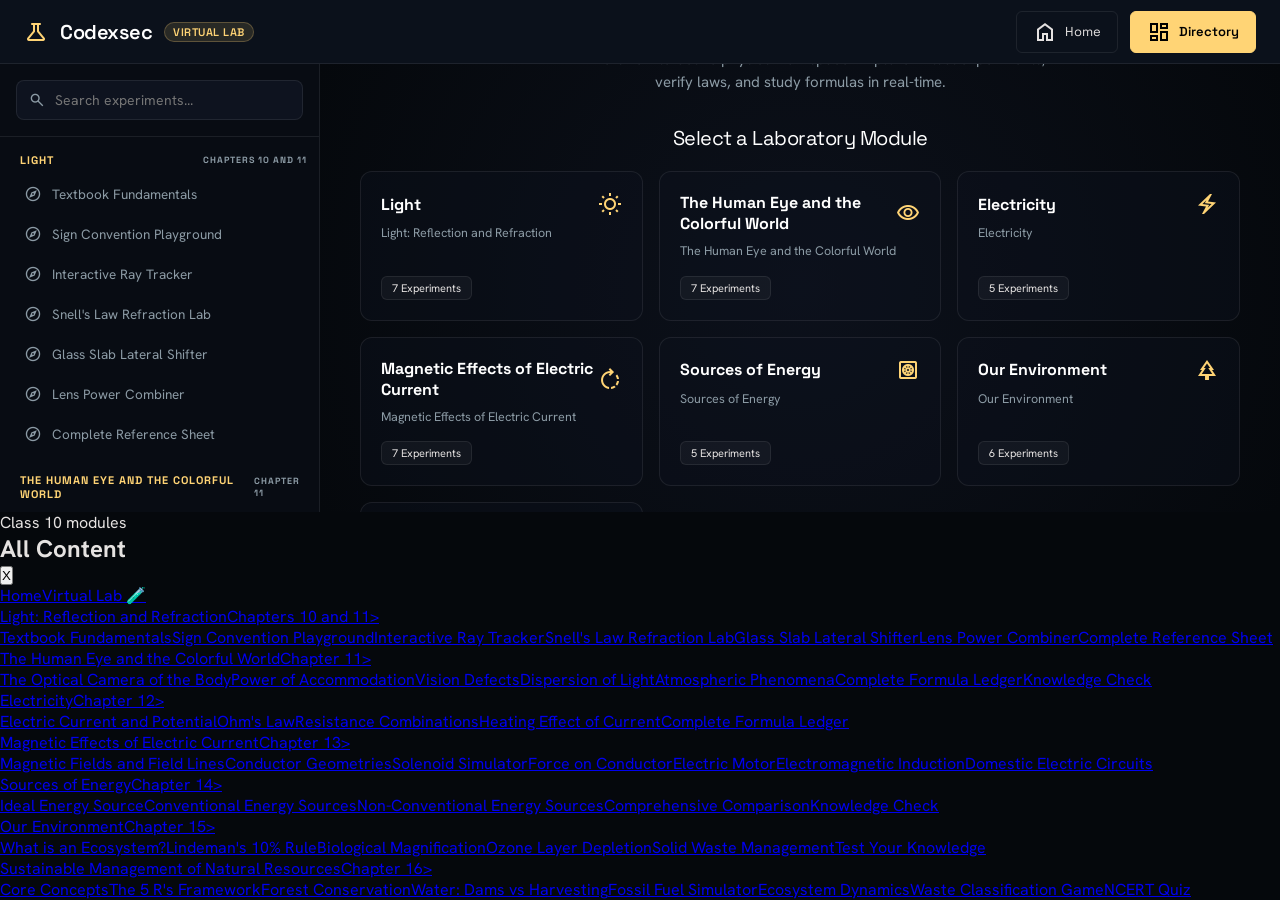
<file: virtual_lab.html>
<!DOCTYPE html>
<html lang="en" class="dark">
<head>
  <meta charset="utf-8">
  <meta name="viewport" content="width=device-width, initial-scale=1.0">
  <title>Codexsec | Virtual Physics Laboratory</title>
  <link href="https://fonts.googleapis.com/css2?family=Hanken+Grotesk:wght@300;400;500;700&family=Space+Grotesk:wght@600&display=swap" rel="stylesheet">
  <link href="https://fonts.googleapis.com/css2?family=Material+Symbols+Outlined:wght,FILL@100..700,0..1&display=swap" rel="stylesheet">
  <style>
    :root {
      --clr-gold: #ffd475;
      --clr-gold-dim: #c9a02a;
      --clr-blue: #a9c7ff;
      --clr-bg: #05080c;
      --clr-surface: #0e131f;
      --clr-surface-high: #161d2f;
      --clr-border: rgba(255, 255, 255, 0.08);
      --clr-text: #e5e2e1;
      --clr-text-muted: #8c9ba5;
      --sidebar-width: 320px;
      --drawer-width: 340px;
    }

    * {
      box-sizing: border-box;
      margin: 0;
      padding: 0;
    }

    body {
      background-color: var(--clr-bg);
      color: var(--clr-text);
      font-family: 'Hanken Grotesk', sans-serif;
      height: 100vh;
      overflow: hidden;
      display: flex;
      flex-direction: column;
    }

    /* Scrollbar Styling */
    ::-webkit-scrollbar {
      width: 6px;
      height: 6px;
    }
    ::-webkit-scrollbar-track {
      background: var(--clr-bg);
    }
    ::-webkit-scrollbar-thumb {
      background: rgba(255, 212, 117, 0.3);
      border-radius: 3px;
    }
    ::-webkit-scrollbar-thumb:hover {
      background: var(--clr-gold);
    }

    /* Header styling */
    header {
      background: rgba(14, 19, 31, 0.85);
      backdrop-filter: blur(12px);
      border-bottom: 1px solid var(--clr-border);
      padding: 0 24px;
      height: 64px;
      display: flex;
      align-items: center;
      justify-content: space-between;
      z-index: 100;
      flex-shrink: 0;
    }

    .logo-container {
      display: flex;
      align-items: center;
      gap: 12px;
    }

    .logo-text {
      font-family: 'Space Grotesk', sans-serif;
      font-size: 20px;
      font-weight: 600;
      color: #fff;
      letter-spacing: -0.5px;
    }

    .logo-badge {
      background: rgba(255, 212, 117, 0.12);
      border: 1px solid rgba(255, 212, 117, 0.25);
      color: var(--clr-gold);
      font-size: 11px;
      padding: 2px 8px;
      border-radius: 12px;
      font-family: 'Space Grotesk', sans-serif;
      font-weight: 600;
      letter-spacing: 0.5px;
    }

    .header-actions {
      display: flex;
      align-items: center;
      gap: 12px;
    }

    .btn {
      background: transparent;
      border: 1px solid var(--clr-border);
      color: var(--clr-text);
      padding: 8px 16px;
      font-size: 13px;
      border-radius: 6px;
      cursor: pointer;
      display: flex;
      align-items: center;
      gap: 8px;
      transition: all 0.2s;
      font-family: 'Space Grotesk', sans-serif;
    }

    .btn:hover {
      background: rgba(255, 255, 255, 0.04);
      border-color: rgba(255, 255, 255, 0.2);
    }

    .btn-primary {
      background: var(--clr-gold);
      border-color: var(--clr-gold);
      color: #000;
      font-weight: 600;
    }

    .btn-primary:hover {
      background: var(--clr-gold-dim);
      border-color: var(--clr-gold-dim);
      color: #000;
    }

    .btn-icon {
      padding: 8px;
      border-radius: 50%;
    }

    /* Main Workspace Layout */
    .workspace-wrapper {
      display: flex;
      flex: 1;
      height: calc(100vh - 64px);
      position: relative;
      overflow: hidden;
    }

    /* Left Sidebar: Lab Directory */
    aside.sidebar {
      width: var(--sidebar-width);
      border-right: 1px solid var(--clr-border);
      background: rgba(14, 19, 31, 0.4);
      display: flex;
      flex-direction: column;
      transition: transform 0.3s cubic-bezier(0.4, 0, 0.2, 1), margin-left 0.3s cubic-bezier(0.4, 0, 0.2, 1);
      z-index: 90;
      flex-shrink: 0;
    }

    aside.sidebar.collapsed {
      margin-left: calc(-1 * var(--sidebar-width));
    }

    .search-box {
      padding: 16px;
      border-bottom: 1px solid var(--clr-border);
    }

    .search-input-wrapper {
      position: relative;
      width: 100%;
    }

    .search-input-wrapper span {
      position: absolute;
      left: 12px;
      top: 50%;
      transform: translateY(-50%);
      color: var(--clr-text-muted);
      font-size: 18px;
    }

    .search-input {
      width: 100%;
      background: var(--clr-surface);
      border: 1px solid var(--clr-border);
      border-radius: 8px;
      padding: 10px 12px 10px 38px;
      color: var(--clr-text);
      font-family: inherit;
      font-size: 14px;
      outline: none;
      transition: all 0.2s;
    }

    .search-input:focus {
      border-color: var(--clr-gold);
      box-shadow: 0 0 0 2px rgba(255, 212, 117, 0.15);
    }

    .lab-list-container {
      flex: 1;
      overflow-y: auto;
      padding: 16px 12px;
    }

    .chapter-group {
      margin-bottom: 20px;
    }

    .chapter-title {
      font-family: 'Space Grotesk', sans-serif;
      font-size: 11px;
      text-transform: uppercase;
      letter-spacing: 1px;
      color: var(--clr-gold);
      margin-bottom: 8px;
      padding-left: 8px;
      display: flex;
      align-items: center;
      justify-content: space-between;
    }

    .chapter-meta {
      font-size: 9px;
      color: var(--clr-text-muted);
    }

    .lab-item {
      display: flex;
      align-items: center;
      gap: 10px;
      padding: 10px 12px;
      border-radius: 6px;
      color: var(--clr-text-muted);
      text-decoration: none;
      font-size: 13.5px;
      cursor: pointer;
      transition: all 0.2s;
      margin-bottom: 2px;
    }

    .lab-item:hover {
      background: rgba(255, 255, 255, 0.03);
      color: var(--clr-text);
    }

    .lab-item.active {
      background: rgba(255, 212, 117, 0.08);
      color: var(--clr-gold);
      border-left: 3px solid var(--clr-gold);
      border-top-left-radius: 0;
      border-bottom-left-radius: 0;
    }

    .lab-item span.icon {
      font-size: 18px;
    }

    /* Central Panel: Workspace */
    main.workspace {
      flex: 1;
      display: flex;
      flex-direction: column;
      background: var(--clr-bg);
      position: relative;
    }

    .workspace-header {
      background: rgba(14, 19, 31, 0.2);
      border-bottom: 1px solid var(--clr-border);
      padding: 12px 20px;
      display: flex;
      align-items: center;
      justify-content: space-between;
      height: 52px;
    }

    .workspace-title-area {
      display: flex;
      align-items: center;
      gap: 12px;
    }

    .sidebar-toggle-btn {
      background: transparent;
      border: none;
      color: var(--clr-text-muted);
      cursor: pointer;
      display: flex;
      align-items: center;
      justify-content: center;
      transition: color 0.2s;
    }

    .sidebar-toggle-btn:hover {
      color: var(--clr-text);
    }

    .active-lab-title {
      font-size: 14.5px;
      font-weight: 500;
      color: #fff;
    }

    .active-lab-path {
      font-size: 11px;
      color: var(--clr-text-muted);
      margin-left: 8px;
    }

    .workspace-actions {
      display: flex;
      align-items: center;
      gap: 12px;
    }

    /* Workspace Content Area */
    .workspace-content {
      flex: 1;
      position: relative;
      width: 100%;
      height: 100%;
    }

    .lab-iframe {
      width: 100%;
      height: 100%;
      border: none;
      background: #000;
      display: none;
    }

    .lab-iframe.active {
      display: block;
    }

    /* Welcome/Default Screen */
    .welcome-screen {
      position: absolute;
      inset: 0;
      display: flex;
      flex-direction: column;
      align-items: center;
      justify-content: center;
      padding: 40px;
      text-align: center;
      z-index: 10;
      background: radial-gradient(circle at center, rgba(14, 19, 31, 0.8) 0%, var(--clr-bg) 100%);
      overflow-y: auto;
    }

    .welcome-icon-wrapper {
      margin-bottom: 24px;
      animation: float 4s ease-in-out infinite;
    }

    @keyframes float {
      0%, 100% { transform: translateY(0); }
      50% { transform: translateY(-10px); }
    }

    .welcome-icon {
      font-size: 64px;
      color: var(--clr-gold);
      text-shadow: 0 0 30px rgba(255, 212, 117, 0.35);
    }

    .welcome-title {
      font-family: 'Space Grotesk', sans-serif;
      font-size: 28px;
      font-weight: 400;
      color: #fff;
      margin-bottom: 12px;
      letter-spacing: -0.5px;
    }

    .welcome-subtitle {
      font-size: 15px;
      color: var(--clr-text-muted);
      max-width: 500px;
      margin-bottom: 32px;
      line-height: 1.5;
    }

    /* Bento Grid for Directory */
    .welcome-grid {
      display: grid;
      grid-template-columns: repeat(auto-fill, minmax(280px, 1fr));
      gap: 16px;
      width: 100%;
      max-width: 1000px;
    }

    .chapter-card {
      background: rgba(14, 19, 31, 0.4);
      border: 1px solid var(--clr-border);
      border-radius: 12px;
      padding: 20px;
      text-align: left;
      cursor: pointer;
      transition: all 0.3s cubic-bezier(0.4, 0, 0.2, 1);
      display: flex;
      flex-direction: column;
      gap: 8px;
    }

    .chapter-card:hover {
      transform: translateY(-4px);
      border-color: rgba(255, 212, 117, 0.3);
      background: rgba(14, 19, 31, 0.7);
      box-shadow: 0 12px 30px rgba(0, 0, 0, 0.4);
    }

    .chapter-card h3 {
      font-family: 'Space Grotesk', sans-serif;
      font-size: 16px;
      color: #fff;
      display: flex;
      align-items: center;
      justify-content: space-between;
    }

    .chapter-card h3 span.symbol {
      color: var(--clr-gold);
    }

    .chapter-card p {
      font-size: 12.5px;
      color: var(--clr-text-muted);
      line-height: 1.4;
      margin-bottom: 8px;
    }

    .chapter-card .lab-count {
      font-size: 11px;
      background: rgba(255, 255, 255, 0.04);
      border: 1px solid var(--clr-border);
      color: var(--clr-text);
      padding: 4px 10px;
      border-radius: 6px;
      align-self: flex-start;
      margin-top: auto;
    }

    /* Right Panel: Lab Manual Drawer */
    aside.drawer {
      width: var(--drawer-width);
      border-left: 1px solid var(--clr-border);
      background: rgba(14, 19, 31, 0.85);
      backdrop-filter: blur(12px);
      display: flex;
      flex-direction: column;
      transition: transform 0.3s cubic-bezier(0.4, 0, 0.2, 1), margin-right 0.3s cubic-bezier(0.4, 0, 0.2, 1);
      z-index: 90;
      flex-shrink: 0;
    }

    aside.drawer.collapsed {
      margin-right: calc(-1 * var(--drawer-width));
    }

    .drawer-header {
      padding: 16px 20px;
      border-bottom: 1px solid var(--clr-border);
      display: flex;
      align-items: center;
      justify-content: space-between;
      height: 52px;
    }

    .drawer-title {
      font-family: 'Space Grotesk', sans-serif;
      font-size: 14px;
      text-transform: uppercase;
      letter-spacing: 0.5px;
      color: var(--clr-gold);
      display: flex;
      align-items: center;
      gap: 8px;
    }

    .drawer-close-btn {
      background: transparent;
      border: none;
      color: var(--clr-text-muted);
      cursor: pointer;
      display: flex;
      align-items: center;
    }

    .drawer-close-btn:hover {
      color: var(--clr-text);
    }

    .drawer-content {
      flex: 1;
      overflow-y: auto;
      padding: 20px;
    }

    .manual-section {
      margin-bottom: 24px;
    }

    .manual-section-title {
      font-family: 'Space Grotesk', sans-serif;
      font-size: 11px;
      letter-spacing: 0.5px;
      text-transform: uppercase;
      color: var(--clr-gold-dim);
      margin-bottom: 8px;
      border-left: 2px solid var(--clr-gold);
      padding-left: 8px;
    }

    .manual-body {
      font-size: 13.5px;
      color: var(--clr-text-muted);
      line-height: 1.6;
    }

    .manual-formula-box {
      background: rgba(255, 212, 117, 0.05);
      border: 1px solid rgba(255, 212, 117, 0.15);
      padding: 12px;
      border-radius: 6px;
      font-family: 'Space Grotesk', monospace;
      color: var(--clr-gold);
      font-size: 13.5px;
      line-height: 1.4;
      text-align: center;
      margin: 8px 0;
    }

    .manual-steps-list {
      list-style-type: decimal;
      padding-left: 18px;
      display: flex;
      flex-direction: column;
      gap: 8px;
      font-size: 13.5px;
      color: var(--clr-text-muted);
    }

    .manual-steps-list li::marker {
      color: var(--clr-gold);
      font-weight: 600;
    }

    /* Screen Overlay for navigation drawer from site-nav */
    .codex-content-toggle {
      display: none !important; /* Hide standard site-nav button in workspace */
    }
  </style>
</head>
<body>

  <!-- HEADER -->
  <header>
    <div class="logo-container">
      <span class="material-symbols-outlined logo-icon" style="color:var(--clr-gold)">science</span>
      <span class="logo-text">Codexsec</span>
      <span class="logo-badge">VIRTUAL LAB</span>
    </div>
    <div class="header-actions">
      <button class="btn" onclick="window.location.href='home_page.html'">
        <span class="material-symbols-outlined">home</span> Home
      </button>
      <button class="btn btn-primary" onclick="showDashboard()">
        <span class="material-symbols-outlined">dashboard</span> Directory
      </button>
    </div>
  </header>

  <!-- WORKSPACE WRAPPER -->
  <div class="workspace-wrapper">

    <!-- LEFT SIDEBAR: Lab Directory -->
    <aside class="sidebar" id="sidebar">
      <div class="search-box">
        <div class="search-input-wrapper">
          <span class="material-symbols-outlined">search</span>
          <input type="text" class="search-input" id="searchInput" placeholder="Search experiments..." oninput="filterLabs()">
        </div>
      </div>
      <div class="lab-list-container" id="sidebarList">
        <!-- Rendered dynamically -->
      </div>
    </aside>

    <!-- CENTER PANEL: Workspace -->
    <main class="workspace">
      <!-- Workspace Header -->
      <div class="workspace-header" id="workspaceHeader" style="display:none;">
        <div class="workspace-title-area">
          <button class="sidebar-toggle-btn" onclick="toggleSidebar()" title="Toggle Sidebar">
            <span class="material-symbols-outlined" id="sidebarIcon">menu_open</span>
          </button>
          <span class="active-lab-title" id="activeLabTitle">Select an Experiment</span>
          <span class="active-lab-path" id="activeLabPath"></span>
        </div>
        <div class="workspace-actions">
          <button class="btn btn-icon" onclick="resetActiveLab()" title="Restart Experiment">
            <span class="material-symbols-outlined">replay</span>
          </button>
          <button class="btn btn-icon" onclick="openLabPage()" title="Open Chapter Page">
            <span class="material-symbols-outlined">open_in_new</span>
          </button>
          <button class="btn btn-icon" onclick="toggleDrawer()" title="Lab Manual">
            <span class="material-symbols-outlined">menu_book</span>
          </button>
        </div>
      </div>

      <!-- Workspace Contents -->
      <div class="workspace-content" id="workspaceContent">
        <!-- Iframe container -->
        <iframe class="lab-iframe" id="labIframe"></iframe>

        <!-- Welcome/Default Landing page -->
        <div class="welcome-screen" id="welcomeScreen">
          <div class="welcome-icon-wrapper">
            <span class="material-symbols-outlined welcome-icon">cyclone</span>
          </div>
          <h1 class="welcome-title">Codexsec Virtual Laboratory</h1>
          <p class="welcome-subtitle">
            An immersive interactive physics workspace. Explore virtual experiments, verify laws, and study formulas in real-time.
          </p>
          
          <h2 class="welcome-title" style="font-size:20px; margin-bottom:20px;">Select a Laboratory Module</h2>
          <div class="welcome-grid" id="welcomeGrid">
            <!-- Rendered dynamically -->
          </div>
        </div>
      </div>
    </main>

    <!-- RIGHT PANEL: Lab Manual Drawer -->
    <aside class="drawer collapsed" id="drawer">
      <div class="drawer-header">
        <span class="drawer-title">
          <span class="material-symbols-outlined">menu_book</span> Lab Manual
        </span>
        <button class="drawer-close-btn" onclick="toggleDrawer()">
          <span class="material-symbols-outlined">close</span>
        </button>
      </div>
      <div class="drawer-content" id="drawerContent">
        <!-- Rendered dynamically -->
      </div>
    </aside>

  </div>

  <!-- SCRIPTS -->
  <script src="site-nav.js"></script>
  <script>
    // Embedded Experiment Manual database
    const labManuals = {
      "light": {
        "fundamentals": {
          title: "Textbook Fundamentals",
          objectives: "Review fundamental light behaviors (reflection and refraction laws).",
          formulas: "n = c / v<br>sin i / sin r = constant",
          steps: [
            "Read the textbook summaries of reflection and refraction.",
            "Observe the differences between convex and concave mirrors/lenses.",
            "Review key term definitions in the reference sheet at the bottom of the page."
          ]
        },
        "sign-convention": {
          title: "Sign Convention Playground",
          objectives: "Master Cartesian sign conventions for mirrors and lenses.",
          formulas: "All distances measured from pole/optical center.<br>Object distance (u) is always negative (-).",
          steps: [
            "Move the object slider to place the object in front of the optical center.",
            "Observe how distances (u, v, f) change signs based on Cartesian axis system.",
            "Practice identifying when the image is real (-v) or virtual (+v)."
          ]
        },
        "ray-tracker": {
          title: "Interactive Ray Tracker",
          objectives: "Trace light rays through lenses and mirrors visually.",
          formulas: "1/f = 1/v - 1/u (Lens)<br>1/f = 1/v + 1/u (Mirror)",
          steps: [
            "Drag the object's height and position sliders.",
            "Trace the three standard rays: parallel, optical center, and focal point.",
            "Verify if the generated image matches calculations."
          ]
        },
        "snell": {
          title: "Snell's Law Refraction Lab",
          objectives: "Verify Snell's Law of refraction at medium boundaries.",
          formulas: "n₁ sin i = n₂ sin r",
          steps: [
            "Adjust the angle of incidence slider.",
            "Change the refractive indices of Medium 1 and Medium 2.",
            "Calculate and verify the ratio sin(i) / sin(r) equals n₂₁."
          ]
        },
        "glass-slab": {
          title: "Glass Slab Lateral Shifter",
          objectives: "Explore lateral displacement of light passing through a rectangular glass slab.",
          formulas: "d = t * sin(i - r) / cos(r)",
          steps: [
            "Adjust the thickness of the glass slab.",
            "Change the incident angle of the light beam.",
            "Observe how lateral shift increases with thickness and angle."
          ]
        },
        "lens-power": {
          title: "Lens Power Combiner",
          objectives: "Calculate and test optical power of lens combinations.",
          formulas: "P = P₁ + P₂ + P₃...<br>P = 1 / f (meters)",
          steps: [
            "Add lenses to the combiner setup.",
            "Vary individual focal lengths (convex or concave).",
            "Observe the aggregate focal length and the combined image position."
          ]
        }
      },
      "eye": {
        "anatomy": {
          title: "The Optical Camera of the Body",
          objectives: "Explore key structures of the human eye camera system.",
          formulas: "N/A (Anatomical Structures)",
          steps: [
            "Click on the custom canvas diagram elements.",
            "Select different eye parts (Cornea, Iris, Retina, Optic Nerve).",
            "Read their primary physiological roles in the explanation panel."
          ]
        },
        "accommodation": {
          title: "Power of Accommodation",
          objectives: "Understand how ciliary muscles adjust lens focal length.",
          formulas: "f varies from 2.0 cm (maximum curvature) to 2.4 cm (flat).",
          steps: [
            "Drag the object distance slider from near (25cm) to far (infinity).",
            "Observe the ciliary muscle states (contracted vs relaxed).",
            "Observe the change in lens thickness to focus the image exactly on the retina."
          ]
        },
        "defects": {
          title: "Vision Defects",
          objectives: "Study visual defects (Myopia, Hypermetropia) and their correction.",
          formulas: "P = 100 / f (cm)<br>Concave (-D) for Myopia<br>Convex (+D) for Hypermetropia",
          steps: [
            "Select Myopia, Hypermetropia, or Presbyopia to see their focus errors.",
            "Enter a lens focal length in the calculator (e.g. -50 cm).",
            "Calculate the power in Dioptres and identify the corrective lens shape."
          ]
        },
        "prism": {
          title: "Dispersion of Light",
          objectives: "Observe dispersion of white light into VIBGYOR.",
          formulas: "D = (i₁ + i₂) - A<br>Violet bends most, Red bends least.",
          steps: [
            "Adjust the prism angle (A) slider.",
            "Vary the angle of incidence of incoming white light.",
            "Observe the changes in refraction and dispersion width."
          ]
        },
        "atmosphere": {
          title: "Atmospheric Phenomena",
          objectives: "Explain scattering and refraction in the Earth's atmosphere.",
          formulas: "Rayleigh Scattering: Intensity ∝ 1 / λ⁴",
          steps: [
            "Choose different atmospheric scenes (Blue Sky, Red Sunset, Tyndall Effect).",
            "Observe how smaller molecules scatter blue wavelengths.",
            "Observe how refraction causes early sunrise and twinkling."
          ]
        }
      },
      "electricity": {
        "current": {
          title: "Electric Current and Potential",
          objectives: "Define electric current, potential, and units.",
          formulas: "I = Q / t = n * e / t<br>V = W / Q",
          steps: [
            "Review the basic charge equations.",
            "Understand why ammeters are connected in series and voltmeters in parallel."
          ]
        },
        "ohm": {
          title: "Ohm's Law Explorer",
          objectives: "Verify Ohm's Law and measure resistance.",
          formulas: "V = I * R &nbsp;→&nbsp; I = V / R",
          steps: [
            "Vary the Voltage slider (1V to 24V).",
            "Vary the Resistance slider (1Ω to 100Ω).",
            "Observe how current changes on the indicator and watch the linear V-I plot build."
          ]
        },
        "circuits": {
          title: "Resistance Combinations",
          objectives: "Compare series and parallel circuit behaviors.",
          formulas: "Rₛ = R₁ + R₂ (Series)<br>1/Rₚ = 1/R₁ + 1/R₂ (Parallel)",
          steps: [
            "Select the Series or Parallel tab.",
            "Adjust resistance sliders (R₁ and R₂) and Voltage (V).",
            "Compare the total current and individual voltage/current shares."
          ]
        },
        "heating": {
          title: "Heating Effect of Current",
          objectives: "Explore Joule's heating effect of electric current.",
          formulas: "H = I² * R * t = V * I * t",
          steps: [
            "Select the heating tab (or scroll to the heating section).",
            "Observe how higher resistance and current cause thermal dissipation.",
            "Review applications like electric fuse and filament bulbs."
          ]
        }
      },
      "magnetic": {
        "s1": {
          title: "Magnetic Fields and Field Lines",
          objectives: "Visualize magnetic field lines and magnetic fields.",
          formulas: "Force ∝ Magnetic flux density",
          steps: [
            "Interact with the magnetic field viewer.",
            "Observe how field lines exit North pole and enter South pole."
          ]
        },
        "s2": {
          title: "Conductor Geometries",
          objectives: "Observe field patterns around different wire shapes.",
          formulas: "Right Hand Thumb Rule governs direction.",
          steps: [
            "Toggle wire configurations (straight wire, circular loop).",
            "Vary current direction and strength.",
            "Examine the concentric magnetic lines of force."
          ]
        },
        "s3": {
          title: "Solenoid Simulator",
          objectives: "Simulate a solenoid electromagnet.",
          formulas: "B ∝ n * I (n = turns ratio)",
          steps: [
            "Vary the number of coil turns.",
            "Adjust the current flowing through the solenoid.",
            "Notice how inserting a soft iron core intensifies the magnetic field."
          ]
        },
        "s4": {
          title: "Force on Conductor",
          objectives: "Explore magnetic force on current-carrying conductors.",
          formulas: "F = B * I * L sin(θ)<br>Direction: Fleming's Left Hand Rule",
          steps: [
            "Set the magnetic field direction.",
            "Toggle current direction.",
            "Observe the resulting conductor displacement direction."
          ]
        },
        "s5": {
          title: "Electric Motor",
          objectives: "Analyze the workings of a DC Electric Motor.",
          formulas: "Torque ∝ B * I * A * N",
          steps: [
            "Launch the DC Motor simulator.",
            "Trace Fleming's Left Hand Rule on armature coils AB and CD.",
            "Observe the split-ring commutator reversing current direction every half rotation."
          ]
        },
        "s6": {
          title: "Electromagnetic Induction",
          objectives: "Simulate Electromagnetic Induction (EMI) and generators.",
          formulas: "Faraday's Law: Emf ∝ -dΦ/dt",
          steps: [
            "Move a bar magnet through a hollow coil.",
            "Notice the galvanometer deflection changes with speed and polarity.",
            "Vary coil turns to observe emf sensitivity changes."
          ]
        }
      },
      "energy": {
        "ideal": {
          title: "Ideal Energy Source",
          objectives: "Determine traits of a good energy source.",
          formulas: "Calorific value = Heat energy / Mass",
          steps: [
            "Observe various fuel listings.",
            "Compare calorific values, smoke production, and accessibility."
          ]
        },
        "conventional": {
          title: "Conventional Energy Sources",
          objectives: "Examine traditional energy sources (coal, hydro, wind).",
          formulas: "Kinetic/Potential Energy to Electricity conversion",
          steps: [
            "Select coal thermal or hydroelectric generators.",
            "Compare environmental impact and resource lifetimes."
          ]
        },
        "nonconv": {
          title: "Non-Conventional Energy Sources",
          objectives: "Examine renewable sources (solar, geothermal, nuclear).",
          formulas: "Nuclear E = m * c²",
          steps: [
            "Configure solar cells or geothermal converters.",
            "Examine nuclear fission configurations."
          ]
        }
      },
      "environment": {
        "ecosystem": {
          title: "What is an Ecosystem?",
          objectives: "Analyze biotic and abiotic component balances.",
          formulas: "N/A (Ecological Trophic Balance)",
          steps: [
            "Interact with trophic level diagrams.",
            "Observe how producers, consumers, and decomposers interact."
          ]
        },
        "energy": {
          title: "Lindeman's 10% Rule",
          objectives: "Observe energy flow and Lindeman's 10% rule.",
          formulas: "Energy at level (n+1) = 10% of Level (n)",
          steps: [
            "Input a base energy value (e.g. 10000 J) at the primary producer level.",
            "Observe the remaining energy at primary, secondary, and tertiary consumers.",
            "Observe why food chains are limited to 3-4 levels due to energy loss."
          ]
        },
        "biomag": {
          title: "Biological Magnification",
          objectives: "Trace biological magnification of toxins.",
          formulas: "Concentration increases exponentially at higher trophic levels.",
          steps: [
            "Toggle pesticide discharge levels.",
            "Trace chemical buildup from water to plankton, small fish, and apex birds."
          ]
        },
        "ozone": {
          title: "Ozone Layer Depletion",
          objectives: "Study ozone formation and depletion cycles.",
          formulas: "O₂ + UV → O + O<br>O + O₂ → O₃",
          steps: [
            "Vary CFC emission levels.",
            "Observe the decomposition of ozone molecules by chlorine atoms."
          ]
        }
      },
      "sustainability": {
        "theory": {
          title: "Core Concepts",
          objectives: "Analyze natural resource distribution and stewardship.",
          formulas: "Sustainable development index",
          steps: [
            "Explore basic concepts of sustainability and management."
          ]
        },
        "five-r": {
          title: "The 5 R's Framework",
          objectives: "Practice the 5 R's framework.",
          formulas: "Refuse, Reduce, Reuse, Repurpose, Recycle",
          steps: [
            "Inspect items and classify them into their correct 'R' category."
          ]
        },
        "fossil": {
          title: "Fossil Fuel Simulator",
          objectives: "Simulate depletion of coal and petroleum reserves.",
          formulas: "Depletion time = Reserves / Consumption rate",
          steps: [
            "Increase consumption speed slider.",
            "Observe how remaining resources deplete exponentially.",
            "Identify alternative energy switches."
          ]
        },
        "waste": {
          title: "Waste Classification Game",
          objectives: "Sort waste into biodegradable vs non-biodegradable.",
          formulas: "Sorting accuracy rate",
          steps: [
            "Drag waste items (plastic, food, glass) into correct bins.",
            "Verify sorting correctness."
          ]
        }
      }
    };

    let activeChapter = null;
    let activeTopic = null;

    // Load initial structure
    document.addEventListener("DOMContentLoaded", () => {
      renderSidebarDirectory();
      renderDashboardGrid();
    });

    // Render left sidebar directory list
    function renderSidebarDirectory() {
      const container = document.getElementById("sidebarList");
      container.innerHTML = "";

      window.CodexSiteData.chapters.forEach(chapter => {
        const chapterDiv = document.createElement("div");
        chapterDiv.className = "chapter-group";
        chapterDiv.dataset.chapterId = chapter.id;

        const titleHeader = document.createElement("h4");
        titleHeader.className = "chapter-title";
        titleHeader.innerHTML = `<span>${chapter.title.split(":")[0]}</span> <span class="chapter-meta">${chapter.meta}</span>`;
        chapterDiv.appendChild(titleHeader);

        chapter.topics.forEach(topic => {
          const item = document.createElement("a");
          item.className = "lab-item";
          item.dataset.topicId = topic[0];
          item.dataset.search = (chapter.title + " " + topic[1]).toLowerCase();
          item.innerHTML = `<span class="material-symbols-outlined icon">explore</span> <span>${topic[1]}</span>`;
          item.onclick = () => loadLab(chapter.id, topic[0]);
          chapterDiv.appendChild(item);
        });

        container.appendChild(chapterDiv);
      });
    }

    // Render directory grid inside the welcome landing page
    function renderDashboardGrid() {
      const grid = document.getElementById("welcomeGrid");
      grid.innerHTML = "";

      window.CodexSiteData.chapters.forEach(chapter => {
        const card = document.createElement("div");
        card.className = "chapter-card";
        
        let iconSymbol = "wb_sunny";
        if (chapter.id === "eye") iconSymbol = "visibility";
        if (chapter.id === "electricity") iconSymbol = "electric_bolt";
        if (chapter.id === "magnetic") iconSymbol = "rotate_right";
        if (chapter.id === "energy") iconSymbol = "heat_pump";
        if (chapter.id === "environment") iconSymbol = "park";
        if (chapter.id === "sustainability") iconSymbol = "recycling";

        card.innerHTML = `
          <h3>${chapter.title.split(":")[0]} <span class="material-symbols-outlined symbol">${iconSymbol}</span></h3>
          <p>${chapter.title}</p>
          <span class="lab-count">${chapter.topics.length} Experiments</span>
        `;
        card.onclick = () => {
          // Open first lab of this chapter
          loadLab(chapter.id, chapter.topics[0][0]);
        };
        grid.appendChild(card);
      });
    }

    // Load selected lab in workspace
    function loadLab(chapterId, topicId) {
      activeChapter = chapterId;
      activeTopic = topicId;

      const chapter = window.CodexSiteData.chapters.find(c => c.id === chapterId);
      const topic = chapter.topics.find(t => t[0] === topicId);

      // Highlight active in sidebar
      document.querySelectorAll(".lab-item").forEach(item => {
        item.classList.toggle("active", item.dataset.topicId === topicId);
      });

      // Hide welcome screen and show headers
      document.getElementById("welcomeScreen").style.display = "none";
      document.getElementById("workspaceHeader").style.display = "flex";

      // Setup details in header
      document.getElementById("activeLabTitle").textContent = topic[1];
      document.getElementById("activeLabPath").textContent = `Class 10 / ${chapter.title.split(":")[0]}`;

      // Load Iframe
      const iframe = document.getElementById("labIframe");
      iframe.src = `${chapter.file}#${topicId}`;
      iframe.className = "lab-iframe active";

      // Load Drawer Manual
      renderLabManual(chapterId, topicId);
      
      // Auto open manual drawer when loading a lab
      document.getElementById("drawer").classList.remove("collapsed");
    }

    // Render lab manual inside the right panel drawer
    function renderLabManual(chapterId, topicId) {
      const container = document.getElementById("drawerContent");
      container.innerHTML = "";

      const manual = labManuals[chapterId]?.[topicId] || {
        title: "Experimental Guide",
        objectives: "Observe key characteristics and interact with parameters.",
        formulas: "Review formulas in the active chapter.",
        steps: [
          "Scroll or check the values in the active simulation screen.",
          "Interact with sliders, inputs, or tabs in the interactive frame.",
          "Verify the physical laws and read through textbook definitions below the lab screen."
        ]
      };

      container.innerHTML = `
        <div class="manual-section">
          <h4 class="manual-section-title">Experiment Title</h4>
          <div class="manual-body" style="font-weight: 500; color:#fff;">${manual.title}</div>
        </div>
        <div class="manual-section">
          <h4 class="manual-section-title">Learning Objectives</h4>
          <div class="manual-body">${manual.objectives}</div>
        </div>
        <div class="manual-section">
          <h4 class="manual-section-title">Key Equations</h4>
          <div class="manual-formula-box">${manual.formulas}</div>
        </div>
        <div class="manual-section">
          <h4 class="manual-section-title">Instructions</h4>
          <ol class="manual-steps-list">
            ${manual.steps.map(s => `<li>${s}</li>`).join("")}
          </ol>
        </div>
      `;
    }

    // Reset current active lab iframe
    function resetActiveLab() {
      if (activeChapter && activeTopic) {
        const iframe = document.getElementById("labIframe");
        iframe.src = iframe.src; // Reload
      }
    }

    // Open active page in a new window/tab
    function openLabPage() {
      if (activeChapter) {
        const chapter = window.CodexSiteData.chapters.find(c => c.id === activeChapter);
        window.open(`${chapter.file}#${activeTopic}`, "_blank");
      }
    }

    // Toggle Left Sidebar
    function toggleSidebar() {
      const sidebar = document.getElementById("sidebar");
      const icon = document.getElementById("sidebarIcon");
      sidebar.classList.toggle("collapsed");

      if (sidebar.classList.contains("collapsed")) {
        icon.textContent = "menu";
      } else {
        icon.textContent = "menu_open";
      }
    }

    // Toggle Right Manual Drawer
    function toggleDrawer() {
      const drawer = document.getElementById("drawer");
      drawer.classList.toggle("collapsed");
    }

    // Show Dashboard Grid
    function showDashboard() {
      // Deactivate sidebar highlights
      document.querySelectorAll(".lab-item").forEach(item => item.classList.remove("active"));
      
      // Hide workspace frame and header, show welcome landing
      document.getElementById("labIframe").className = "lab-iframe";
      document.getElementById("workspaceHeader").style.display = "none";
      document.getElementById("welcomeScreen").style.display = "flex";
      document.getElementById("drawer").classList.add("collapsed");
      activeChapter = null;
      activeTopic = null;
    }

    // Filter labs in sidebar search input
    function filterLabs() {
      const query = document.getElementById("searchInput").value.toLowerCase();
      
      document.querySelectorAll(".chapter-group").forEach(group => {
        let hasVisibleLabs = false;
        
        group.querySelectorAll(".lab-item").forEach(item => {
          const isMatch = item.dataset.search.includes(query);
          item.style.display = isMatch ? "flex" : "none";
          if (isMatch) hasVisibleLabs = true;
        });

        // Hide whole chapter section if no matches found inside it
        group.style.display = hasVisibleLabs ? "block" : "none";
      });
    }
  </script>
</body>
</html>
</file>
<file: site-nav.css>
.codex-content-toggle {
  position: fixed;
  left: 18px;
  bottom: 18px;
  z-index: 10000;
  width: 48px;
  height: 48px;
  border: 1px solid rgba(255, 212, 117, 0.45);
  border-radius: 8px;
  background: rgba(10, 10, 10, 0.88);
  color: #ffd475;
  display: grid;
  place-items: center;
  cursor: pointer;
  box-shadow: 0 16px 42px rgba(0, 0, 0, 0.35);
  backdrop-filter: blur(16px);
}

.codex-content-toggle:hover,
.codex-content-toggle:focus-visible {
  background: rgba(255, 212, 117, 0.12);
  outline: none;
}

.codex-content-toggle svg {
  width: 22px;
  height: 22px;
}

.codex-content-backdrop {
  position: fixed;
  inset: 0;
  z-index: 10001;
  background: rgba(0, 0, 0, 0.56);
  opacity: 0;
  pointer-events: none;
  transition: opacity 180ms ease;
}

.codex-content-backdrop.is-open {
  opacity: 1;
  pointer-events: auto;
}

.codex-content-panel {
  position: fixed;
  top: 0;
  left: 0;
  z-index: 10002;
  width: min(390px, 92vw);
  height: 100vh;
  transform: translateX(-102%);
  transition: transform 220ms ease;
  background: #090909;
  color: #e5e2e1;
  border-right: 1px solid rgba(255, 255, 255, 0.1);
  box-shadow: 24px 0 70px rgba(0, 0, 0, 0.44);
  font-family: "Hanken Grotesk", "DM Sans", Arial, sans-serif;
  display: flex;
  flex-direction: column;
}

.codex-content-panel.is-open {
  transform: translateX(0);
}

.codex-content-head {
  padding: 22px 20px 18px;
  border-bottom: 1px solid rgba(255, 255, 255, 0.08);
  display: flex;
  align-items: flex-start;
  justify-content: space-between;
  gap: 16px;
}

.codex-content-kicker {
  display: block;
  color: #ffd475;
  font: 700 11px/1.2 "Space Grotesk", "DM Mono", monospace;
  letter-spacing: 0.16em;
  text-transform: uppercase;
  margin-bottom: 7px;
}

.codex-content-title {
  margin: 0;
  color: #fff;
  font-size: 23px;
  line-height: 1.15;
  font-weight: 650;
  letter-spacing: 0;
}

.codex-content-close {
  flex: 0 0 auto;
  width: 36px;
  height: 36px;
  border: 1px solid rgba(255, 255, 255, 0.1);
  border-radius: 8px;
  background: rgba(255, 255, 255, 0.04);
  color: #e5e2e1;
  cursor: pointer;
}

.codex-content-close:hover,
.codex-content-close:focus-visible {
  color: #ffd475;
  border-color: rgba(255, 212, 117, 0.42);
  outline: none;
}

.codex-content-list {
  overflow: auto;
  padding: 12px 14px 24px;
}

.codex-content-home {
  display: flex;
  align-items: center;
  justify-content: space-between;
  gap: 12px;
  color: #fff;
  text-decoration: none;
  padding: 13px 12px;
  border-radius: 8px;
  background: rgba(255, 212, 117, 0.08);
  border: 1px solid rgba(255, 212, 117, 0.16);
  margin-bottom: 12px;
  font-weight: 650;
}

.codex-content-home:hover {
  border-color: rgba(255, 212, 117, 0.38);
}

.codex-chapter-block {
  border: 1px solid rgba(255, 255, 255, 0.08);
  border-radius: 8px;
  margin-bottom: 10px;
  overflow: hidden;
  background: rgba(255, 255, 255, 0.025);
}

.codex-chapter-link {
  display: flex;
  align-items: center;
  justify-content: space-between;
  gap: 12px;
  padding: 13px 12px;
  color: #f7f3ea;
  text-decoration: none;
  font-size: 15px;
  line-height: 1.25;
  font-weight: 650;
}

.codex-chapter-link:hover,
.codex-chapter-link.is-current {
  color: #ffd475;
  background: rgba(255, 212, 117, 0.06);
}

.codex-chapter-meta {
  display: block;
  margin-top: 3px;
  color: #9a8f7e;
  font: 700 10px/1.2 "Space Grotesk", "DM Mono", monospace;
  letter-spacing: 0.12em;
  text-transform: uppercase;
}

.codex-subtopic-list {
  border-top: 1px solid rgba(255, 255, 255, 0.07);
  padding: 8px 8px 10px;
  display: grid;
  gap: 4px;
}

.codex-subtopic-link {
  display: block;
  color: #d1c5b1;
  text-decoration: none;
  font-size: 13px;
  line-height: 1.35;
  padding: 8px 10px;
  border-radius: 6px;
}

.codex-subtopic-link:hover,
.codex-subtopic-link.is-current {
  color: #fff;
  background: rgba(169, 199, 255, 0.09);
}

.codex-page-home .codex-content-toggle {
  bottom: 24px;
}

@media (max-width: 640px) {
  .codex-content-toggle {
    left: 14px;
    bottom: 14px;
  }

  .codex-content-head {
    padding: 18px 16px 14px;
  }
}
</file>
